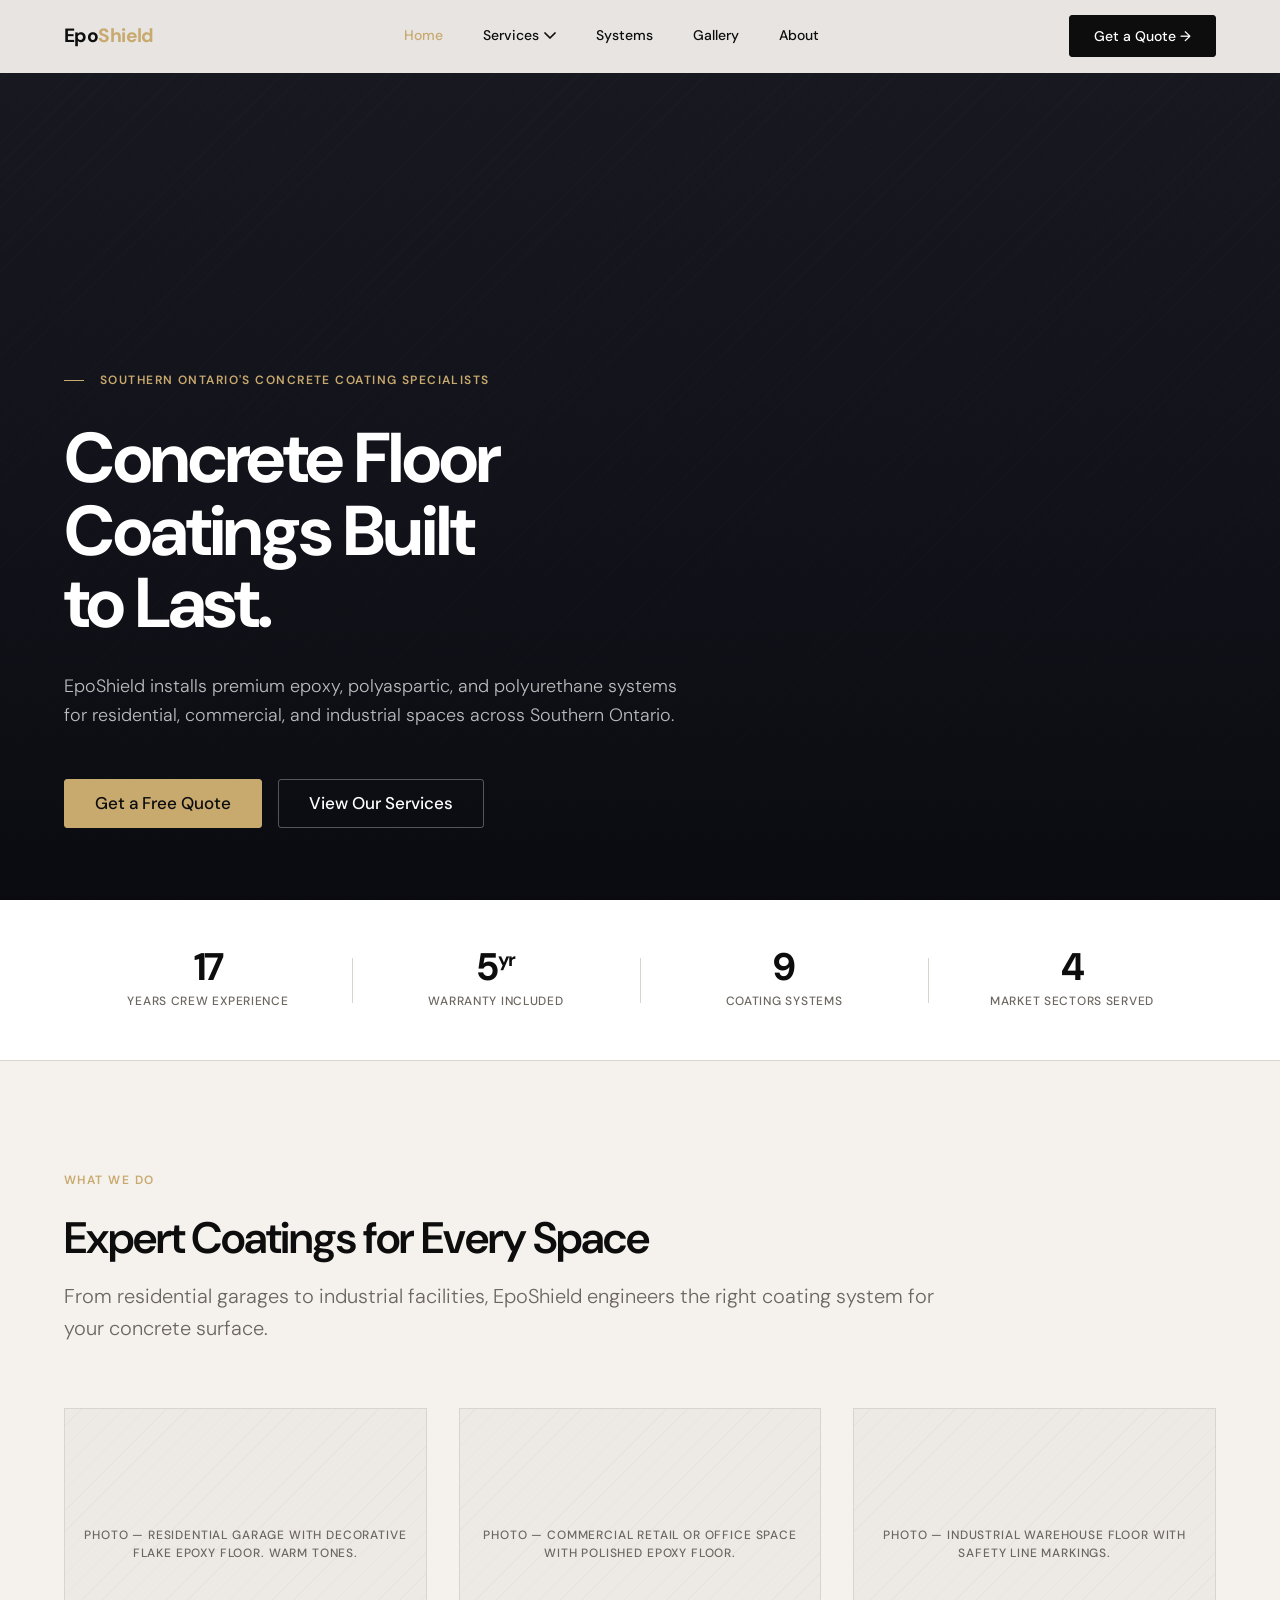
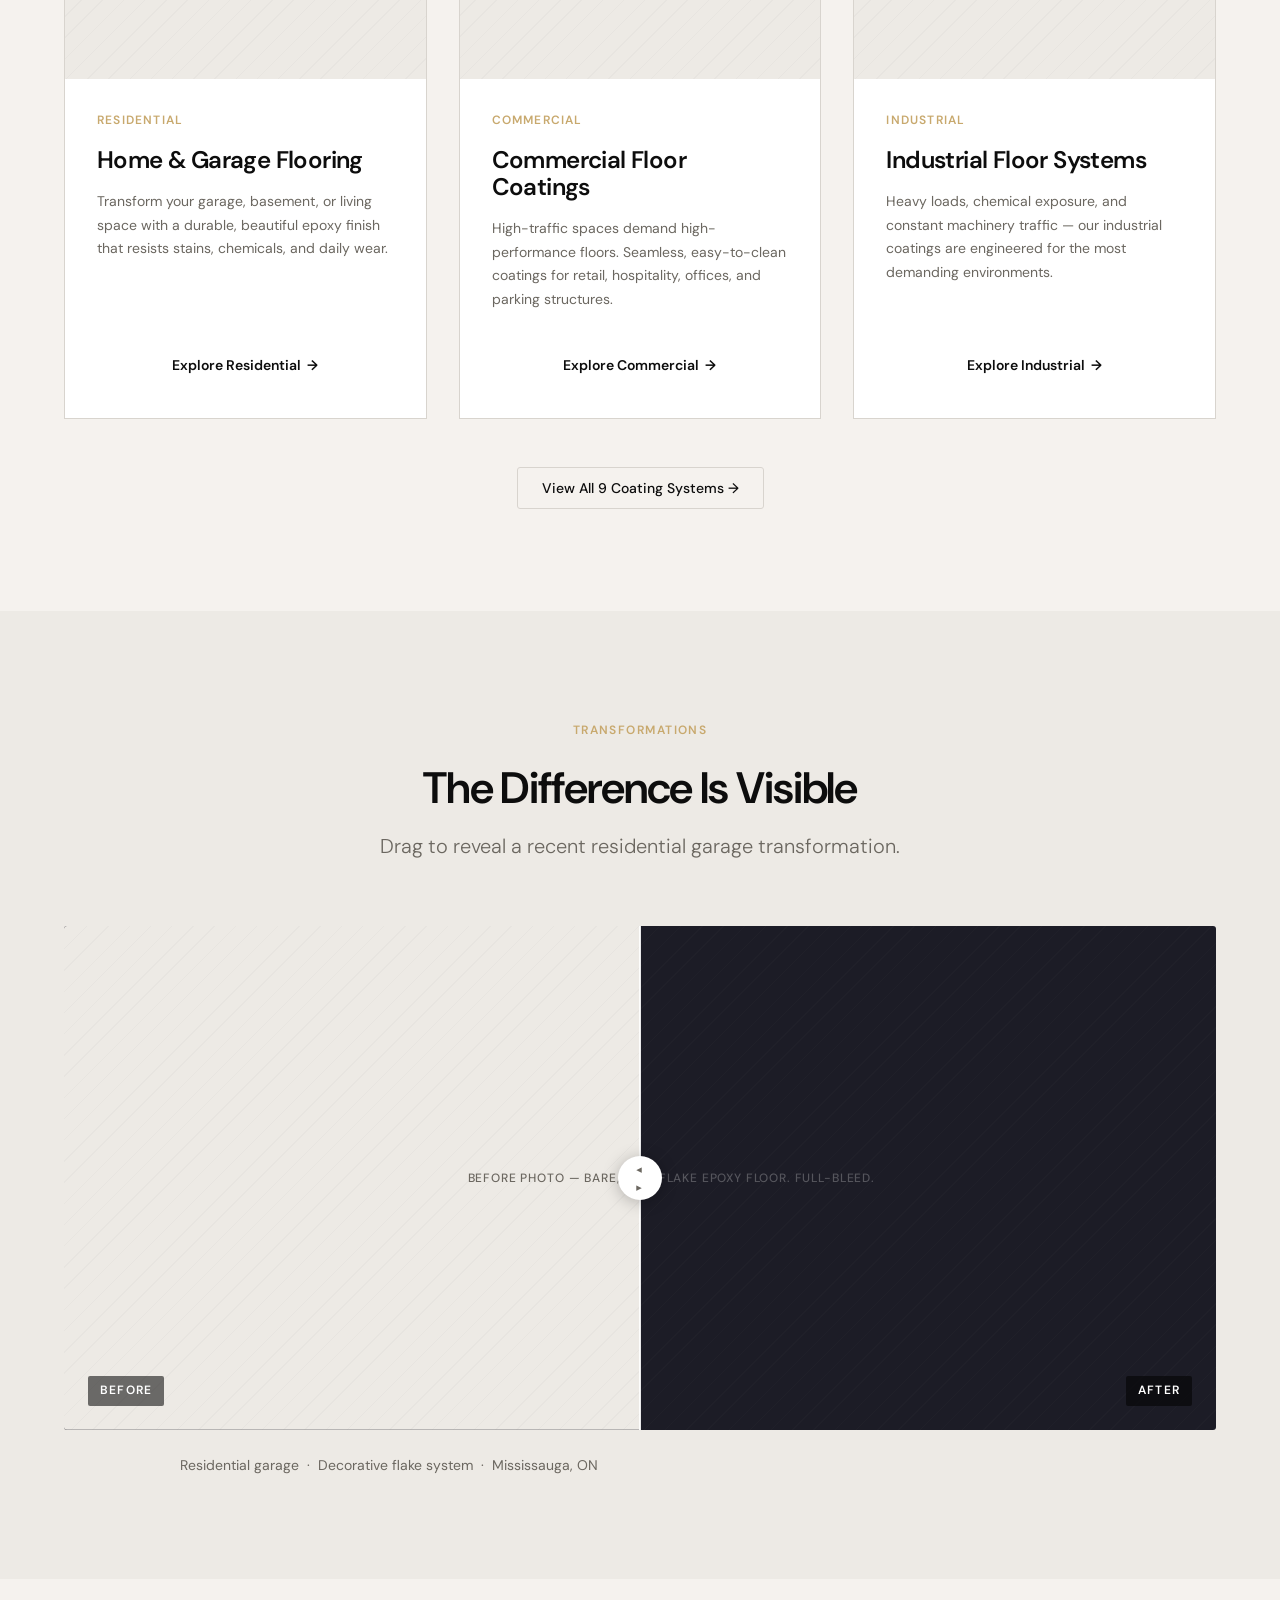
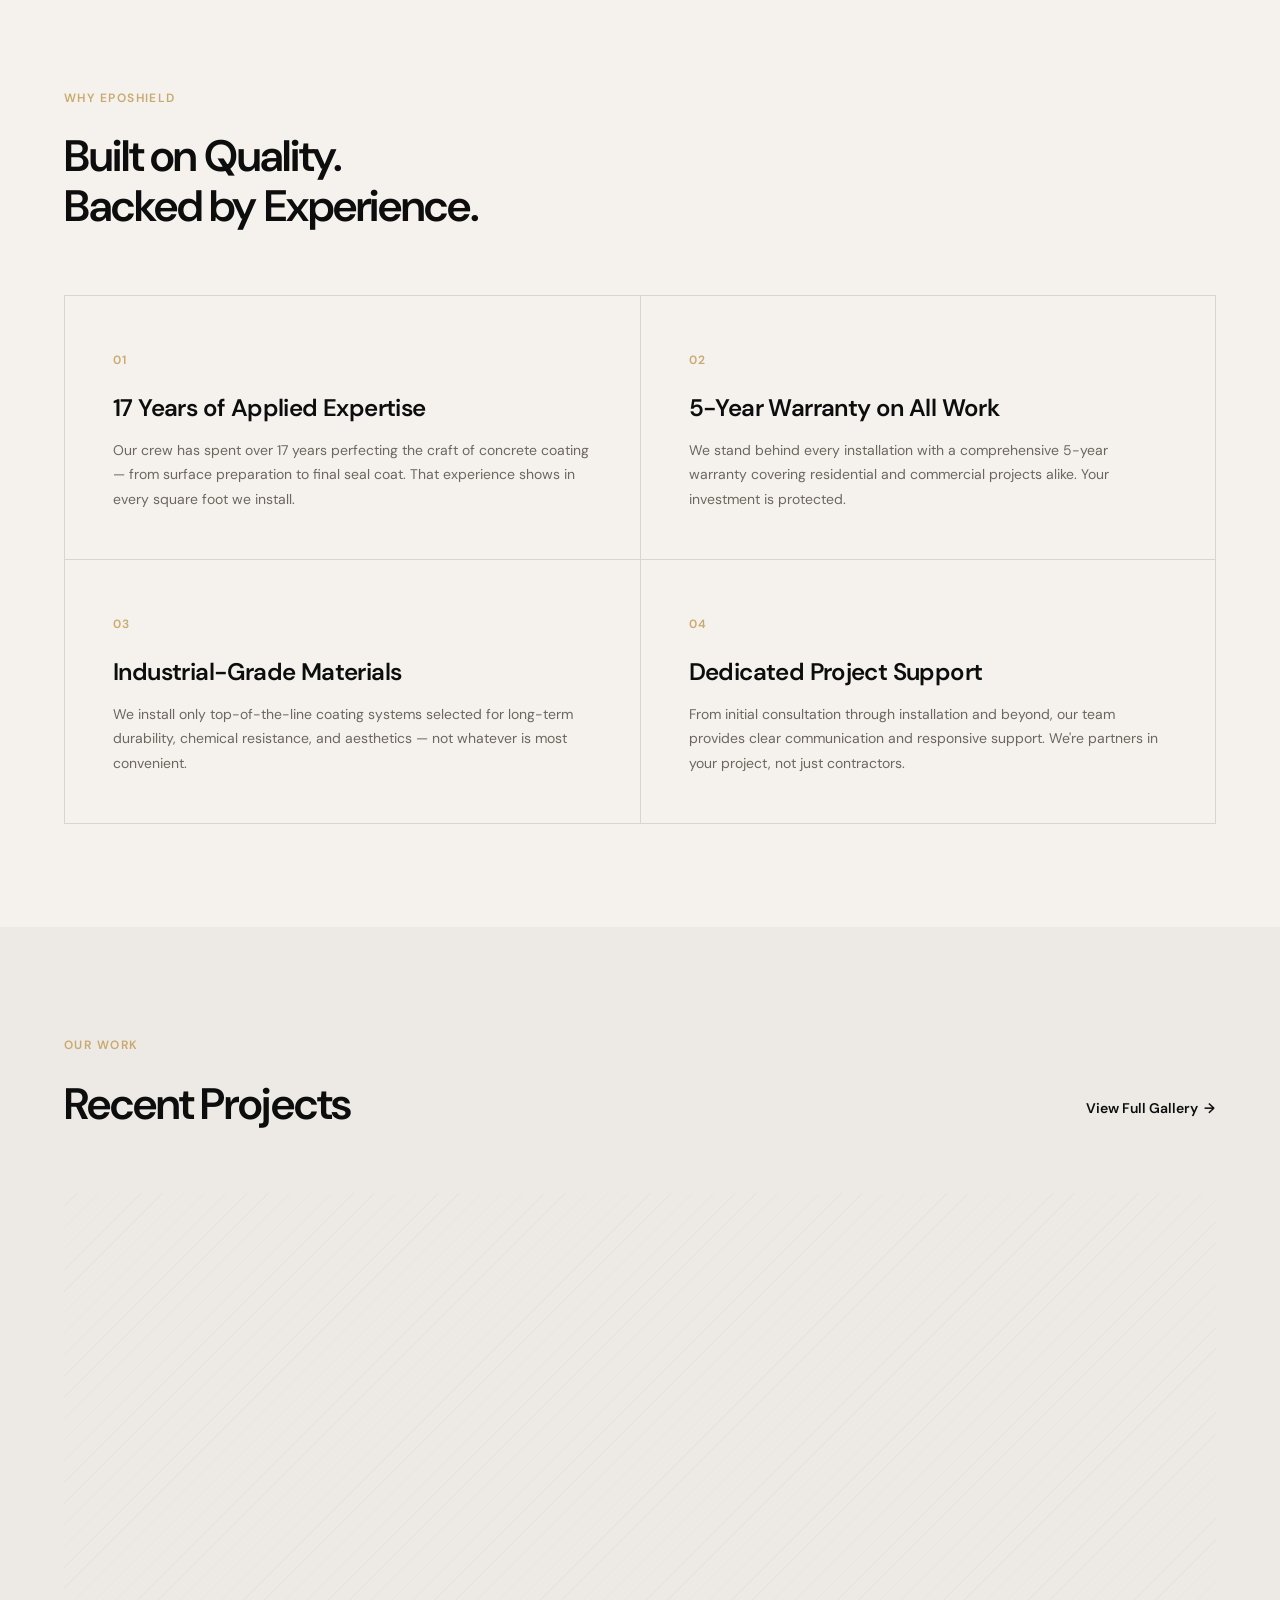
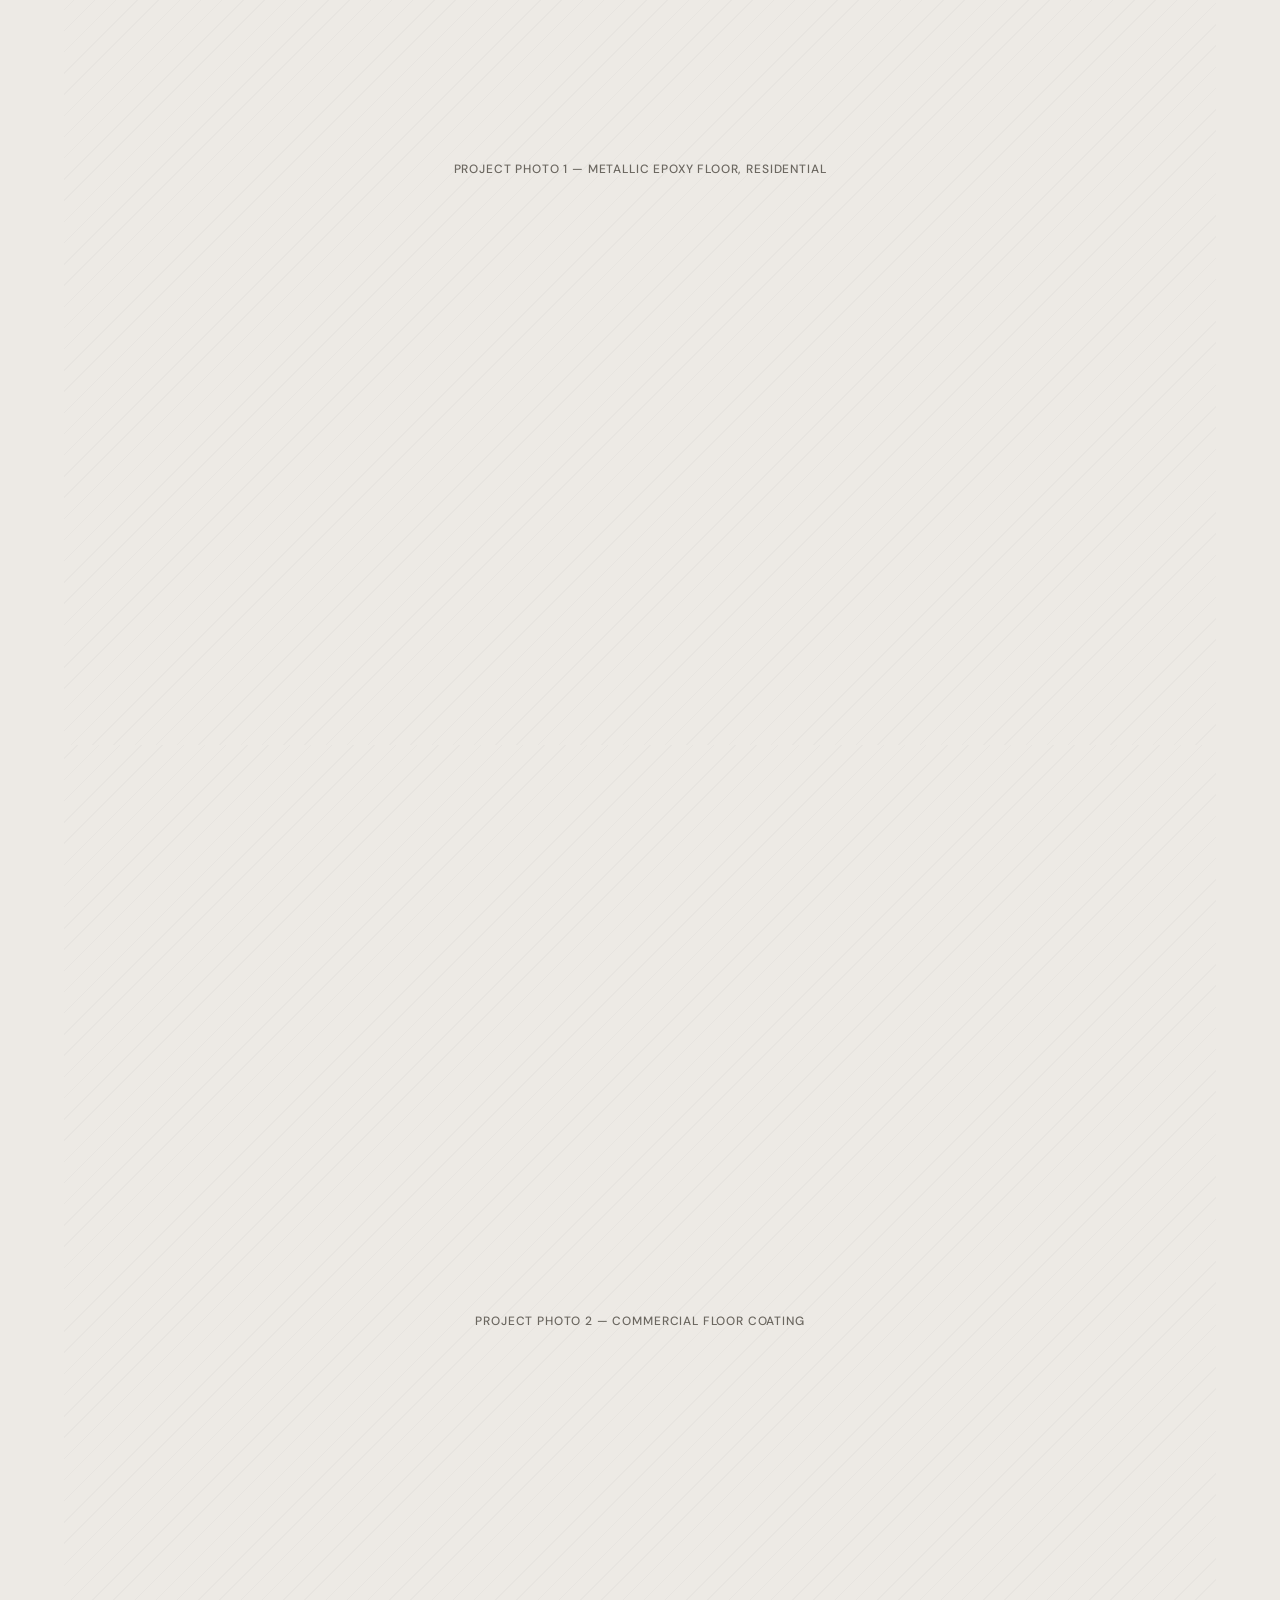
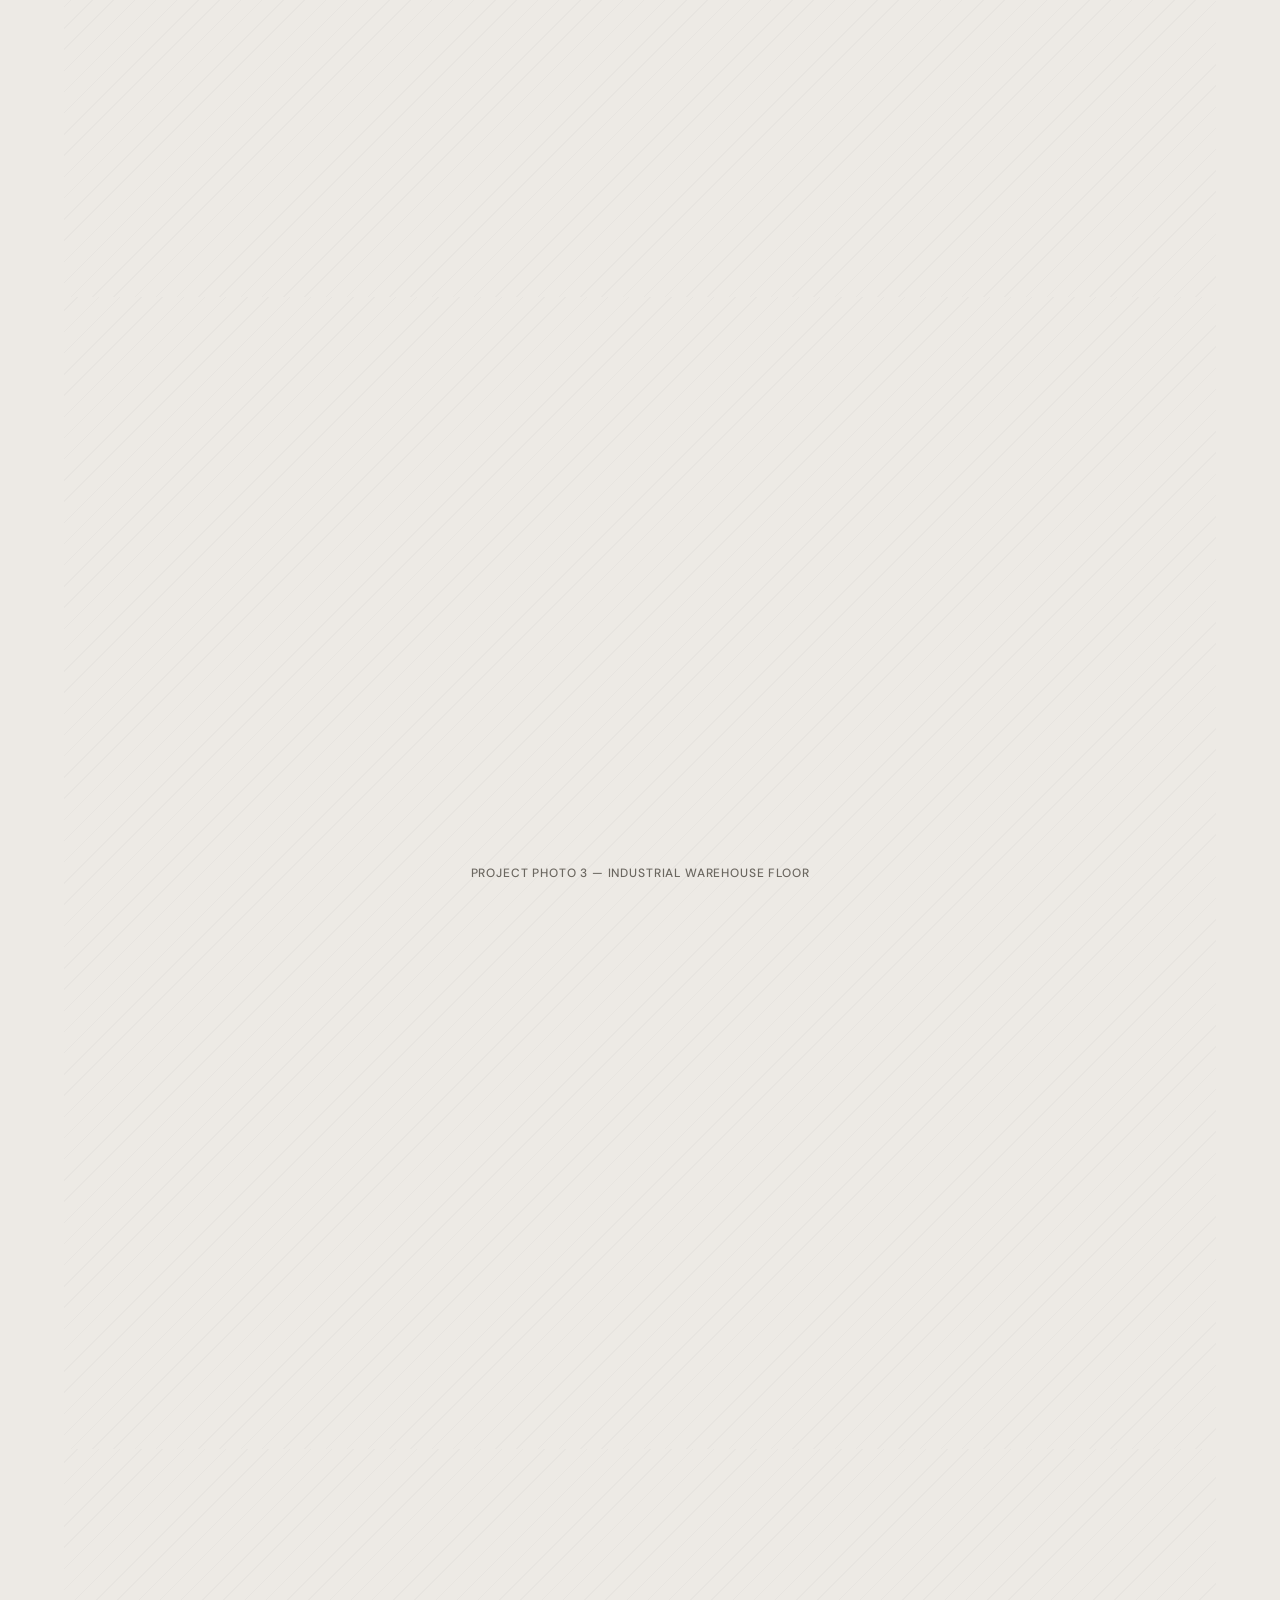
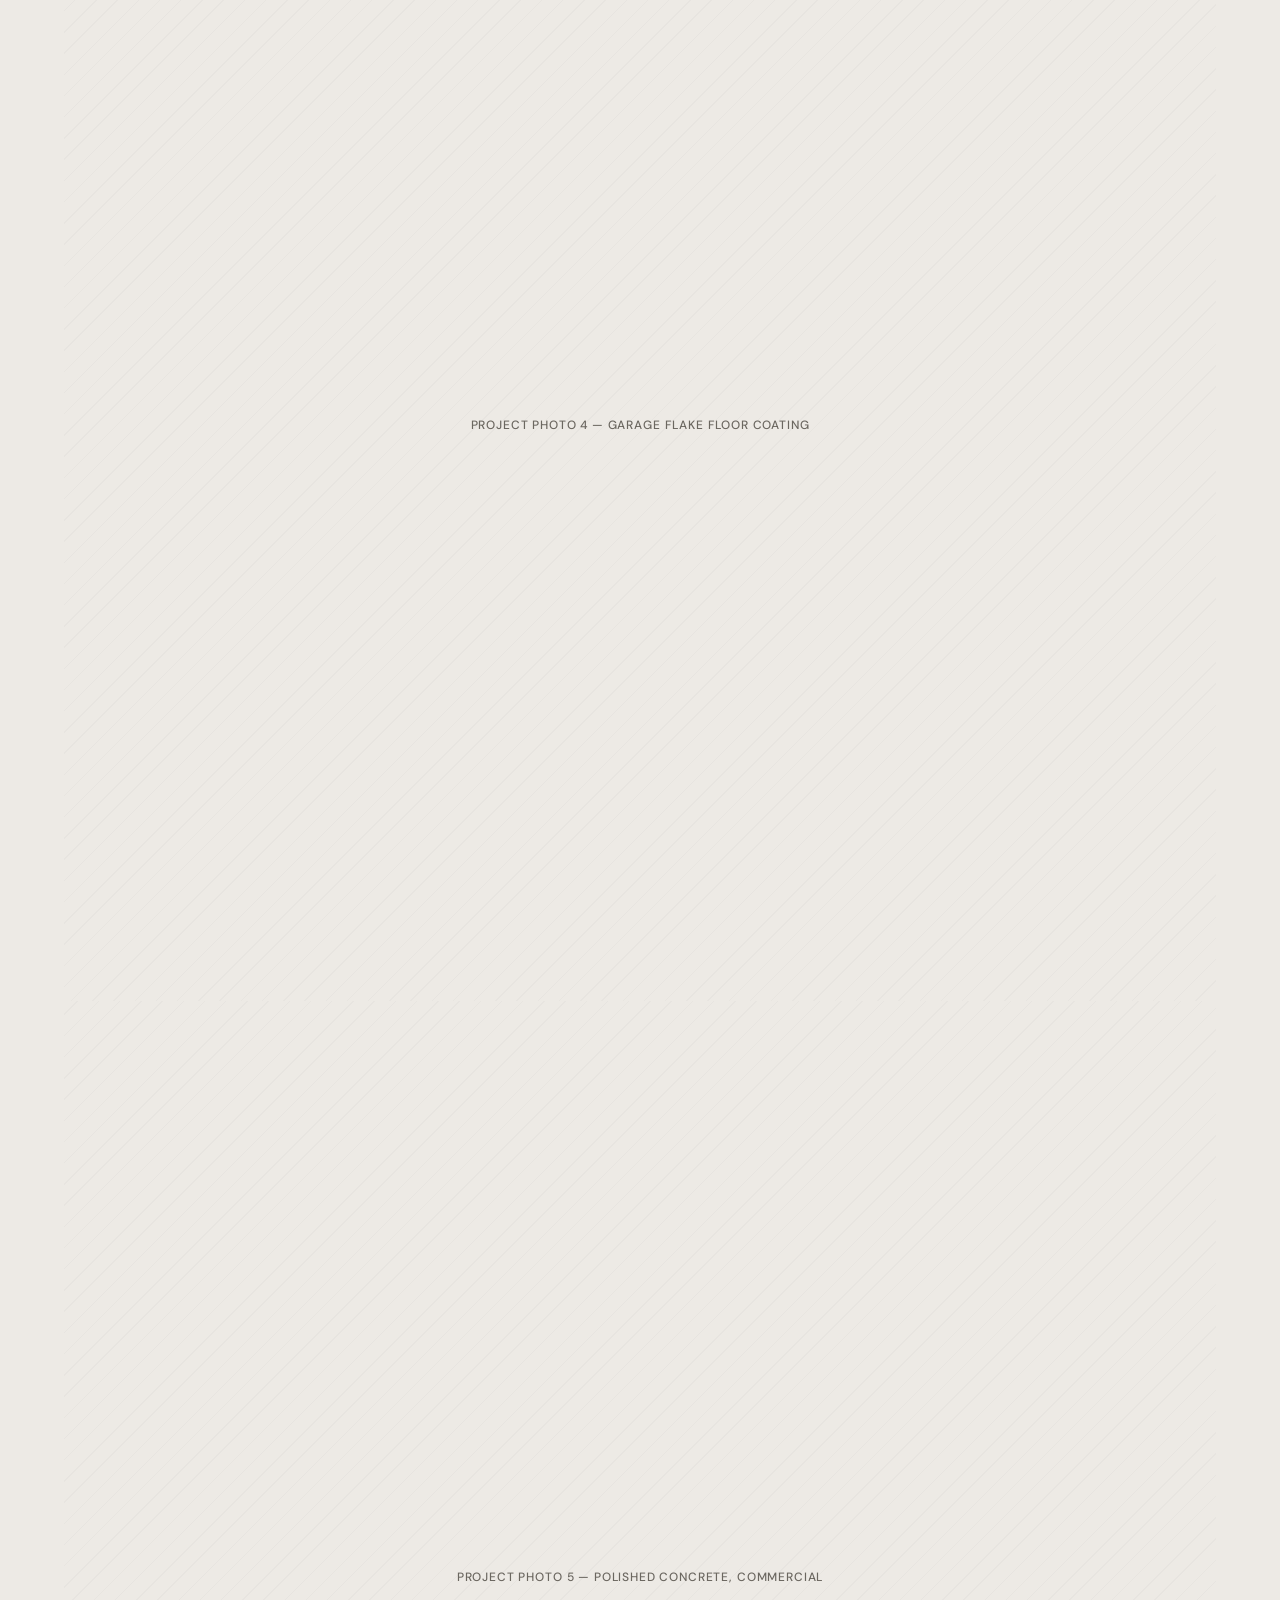
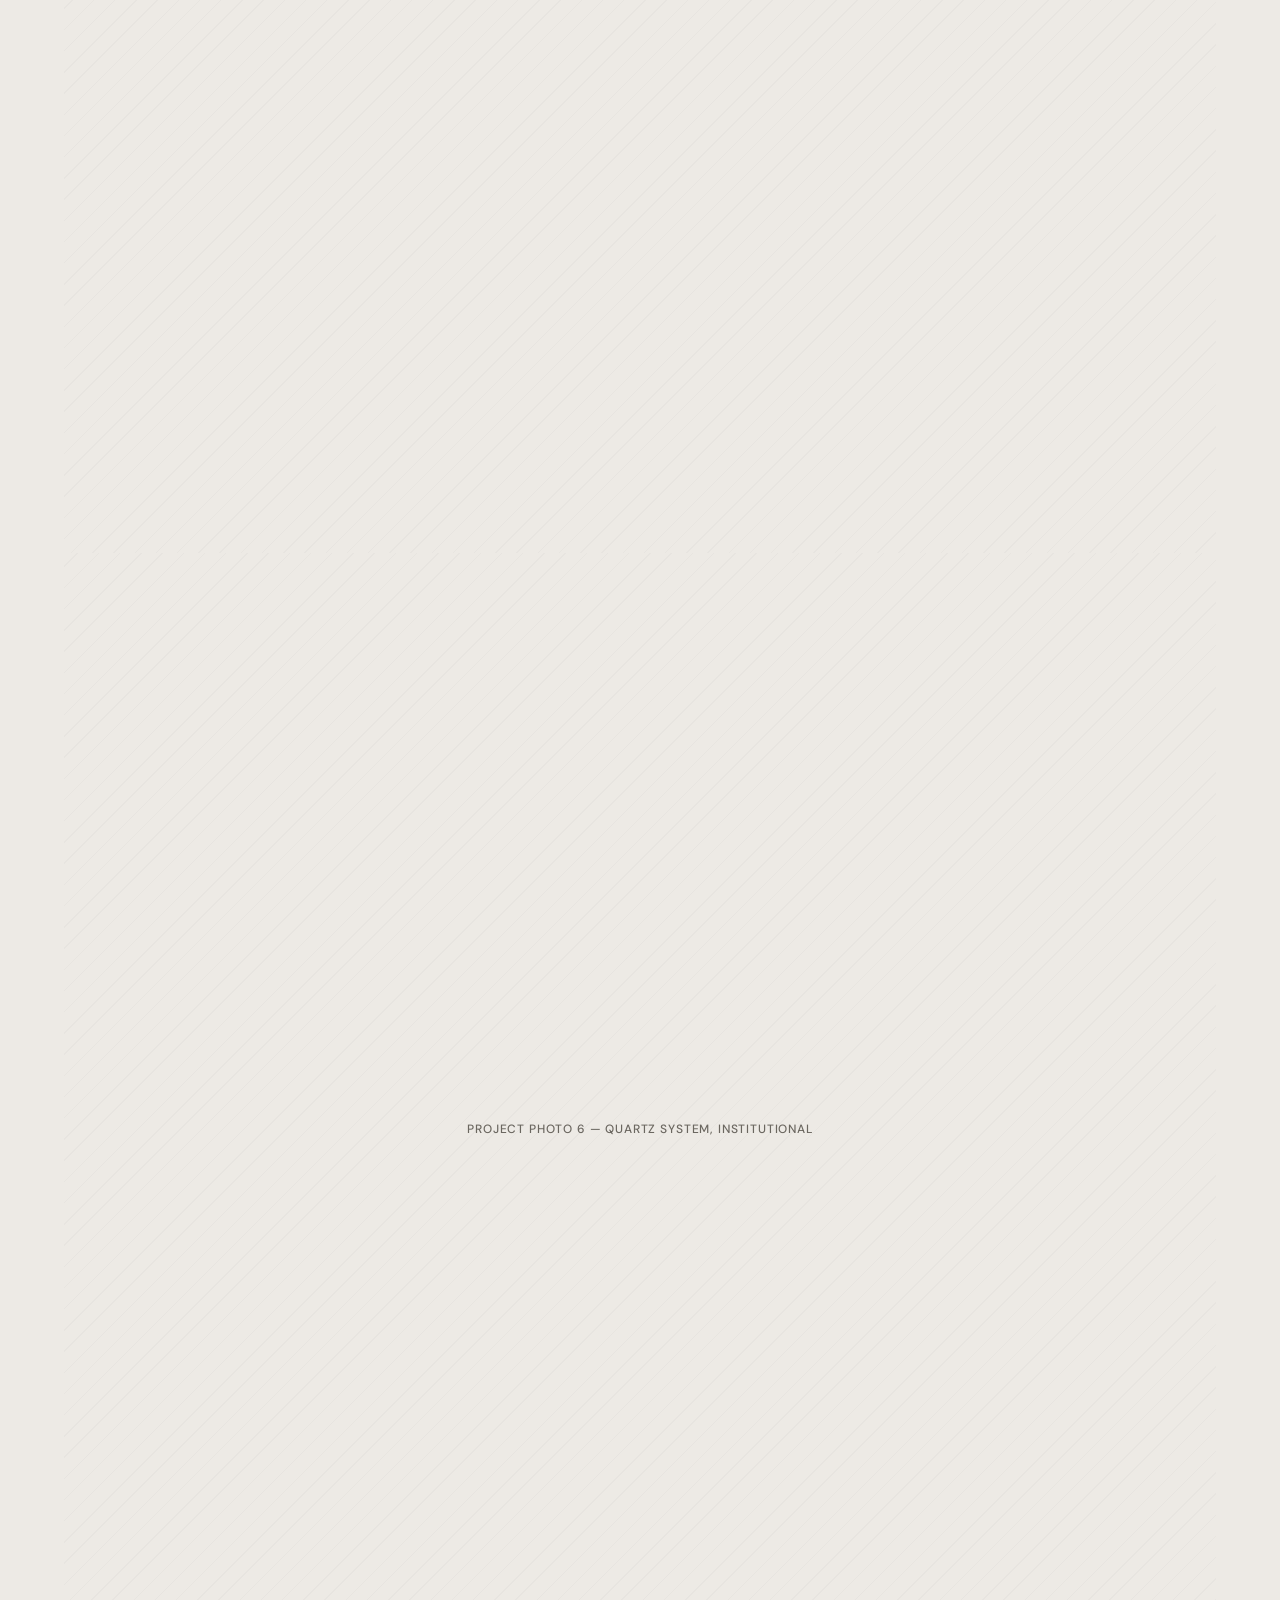
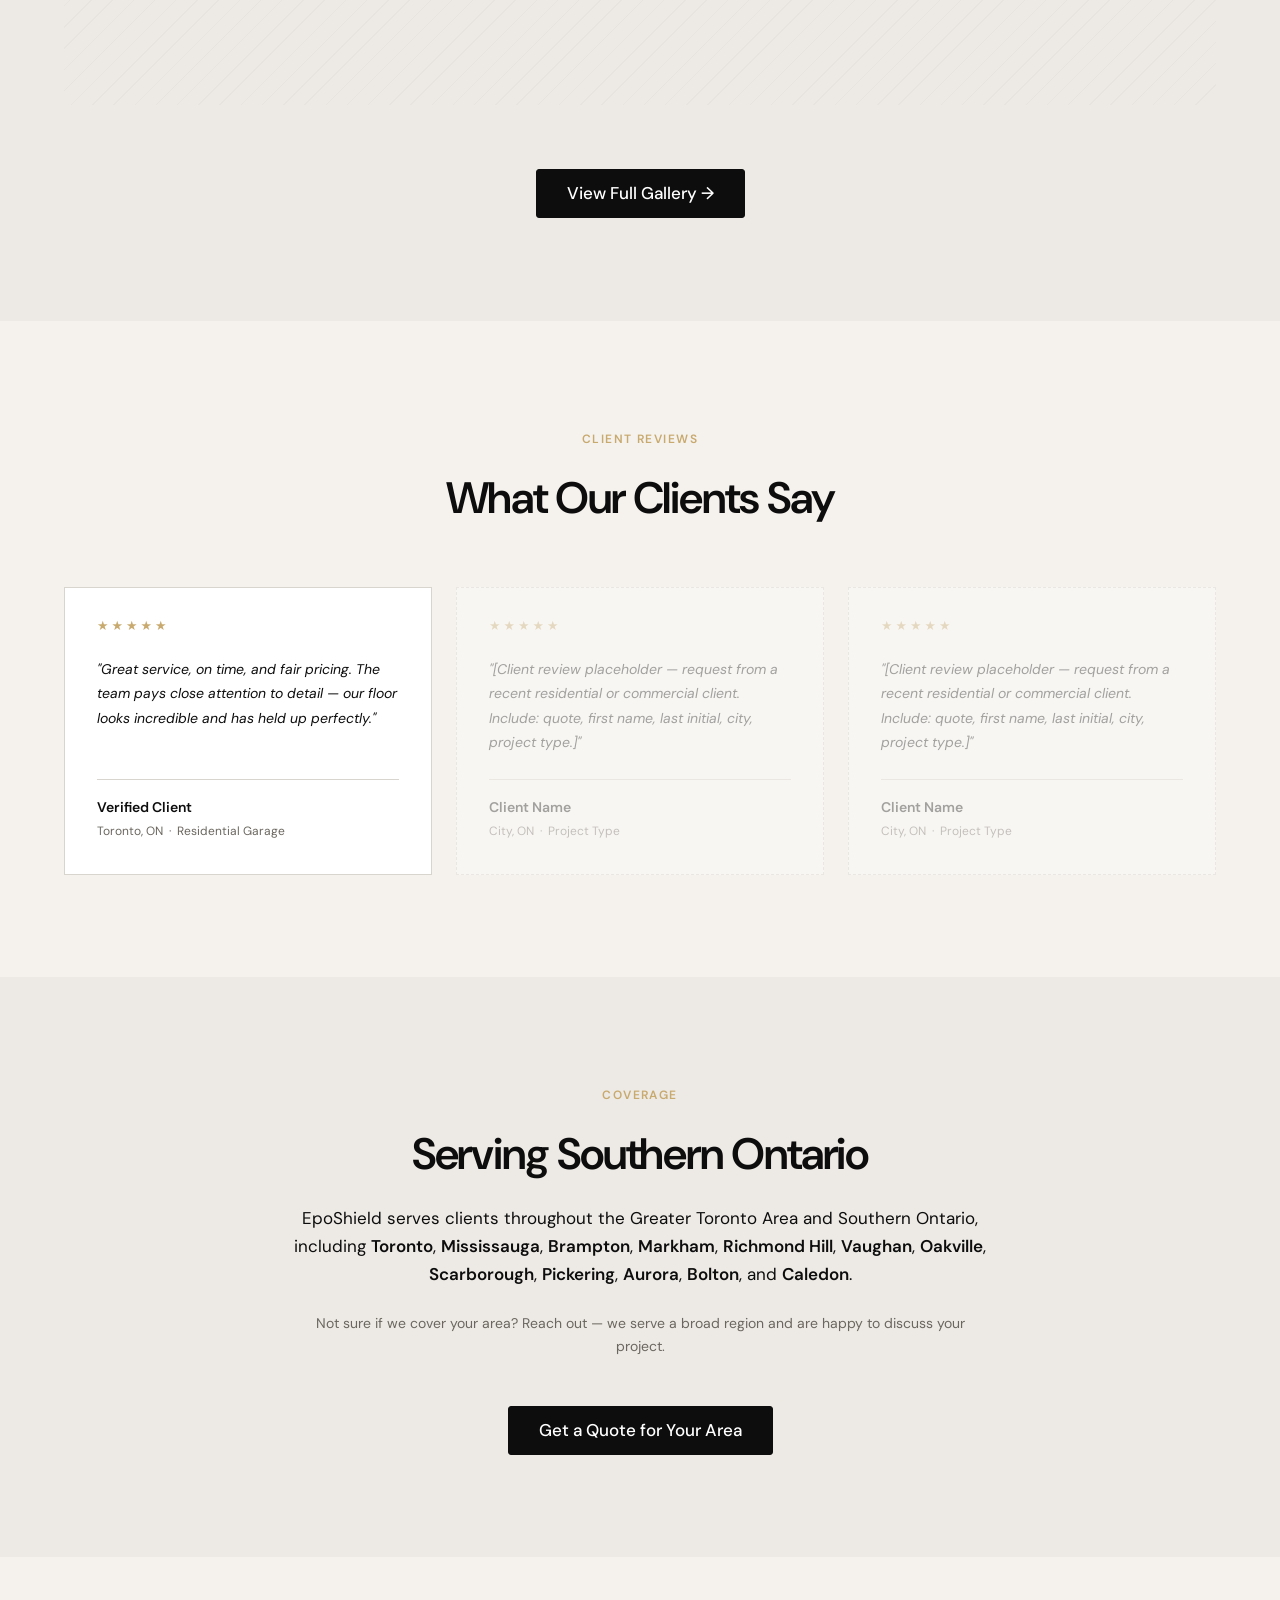
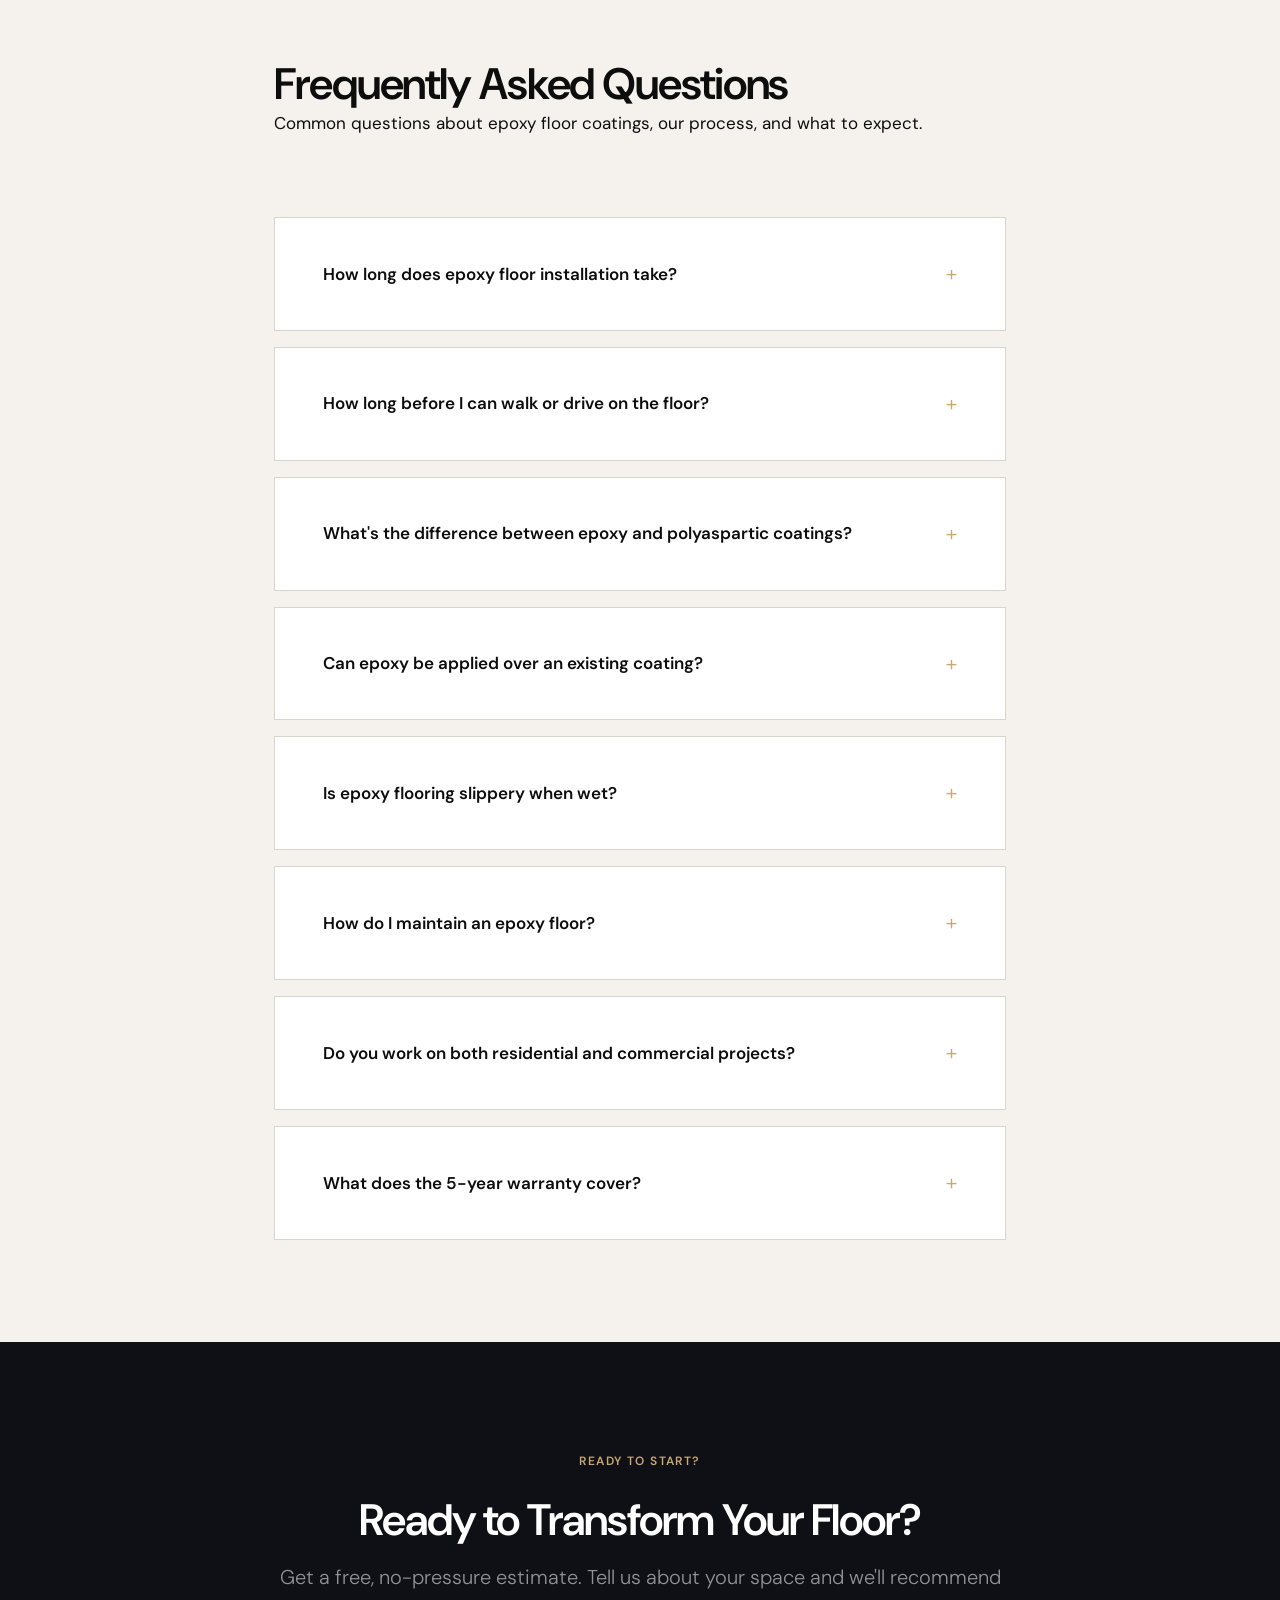
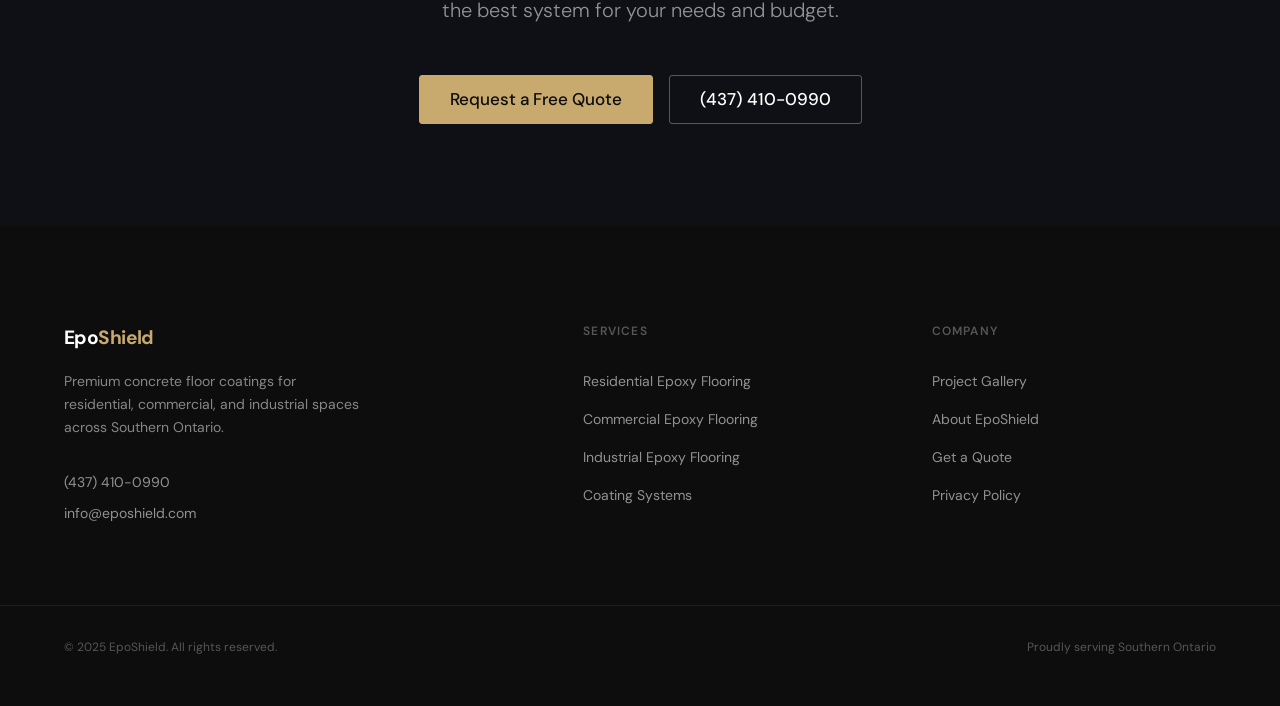
<file: index.html>
<!DOCTYPE html>
<html lang="en">
<head>
  <meta charset="UTF-8">
  <meta name="viewport" content="width=device-width, initial-scale=1.0">
  <meta name="theme-color" content="#0F0F16">
  <link rel="icon" href="/favicon.svg" type="image/svg+xml">

  <title>EpoShield | Epoxy Flooring Contractor — Southern Ontario</title>
  <meta name="description" content="EpoShield installs premium epoxy, polyaspartic, and polyurethane floor coatings for residential, commercial, and industrial spaces across Southern Ontario. 5-year warranty. Free quote.">
  <meta name="robots" content="index, follow">
  <link rel="canonical" href="https://www.eposhield.com/">

  <!-- Open Graph -->
  <meta property="og:type"        content="website">
  <meta property="og:url"         content="https://www.eposhield.com/">
  <meta property="og:title"       content="EpoShield | Epoxy Flooring Contractor — Southern Ontario">
  <meta property="og:description" content="Premium concrete floor coatings for residential, commercial, and industrial spaces. 17 years experience. 5-year warranty. Free quote.">
  <meta property="og:image"       content="https://www.eposhield.com/images/og-home.jpg">

  <!-- Fonts -->
  <link rel="preconnect" href="https://fonts.googleapis.com">
  <link rel="preconnect" href="https://fonts.gstatic.com" crossorigin>
  <link rel="stylesheet" href="https://fonts.googleapis.com/css2?family=DM+Sans:opsz,wght@9..40,300;9..40,400;9..40,500;9..40,600;9..40,700&display=swap">

  <!-- Styles -->
  <link rel="stylesheet" href="css/main.css">
  <link rel="stylesheet" href="css/layout.css">
  <link rel="stylesheet" href="css/components.css">
  <link rel="stylesheet" href="css/animations.css">

  <!-- LocalBusiness Schema -->
  <script type="application/ld+json">
  {
    "@context": "https://schema.org",
    "@type": "LocalBusiness",
    "@id": "https://www.eposhield.com/#business",
    "name": "EpoShield",
    "url": "https://www.eposhield.com",
    "telephone": "+14374100990",
    "email": "info@eposhield.com",
    "description": "EpoShield installs premium epoxy, polyaspartic, and polyurethane floor coatings for residential, commercial, and industrial spaces across Southern Ontario.",
    "areaServed": ["Toronto","Mississauga","Brampton","Markham","Richmond Hill","Vaughan","Oakville","Scarborough","Burlington","Pickering","Ajax","Bolton","Caledon","Aurora"],
    "priceRange": "$$",
    "knowsAbout": ["Epoxy Flooring","Polyaspartic Coatings","Polyurethane Flooring","Concrete Coatings","Industrial Floor Coatings","Commercial Epoxy","Decorative Flake Flooring","Metallic Epoxy","Polished Concrete"],
    "hasOfferCatalog": {
      "@type": "OfferCatalog",
      "name": "Concrete Floor Coating Services",
      "itemListElement": [
        {"@type":"Offer","itemOffered":{"@type":"Service","name":"Residential Epoxy Flooring","url":"https://www.eposhield.com/residential-epoxy-flooring"}},
        {"@type":"Offer","itemOffered":{"@type":"Service","name":"Commercial Epoxy Flooring","url":"https://www.eposhield.com/commercial-epoxy-flooring"}},
        {"@type":"Offer","itemOffered":{"@type":"Service","name":"Industrial Epoxy Flooring","url":"https://www.eposhield.com/industrial-epoxy-flooring"}}
      ]
    }
  }
  </script>

  <!-- FAQ Schema -->
  <script type="application/ld+json">
  {
    "@context": "https://schema.org",
    "@type": "FAQPage",
    "mainEntity": [
      {"@type":"Question","name":"How long does epoxy floor installation take?","acceptedAnswer":{"@type":"Answer","text":"Most residential projects take 1–2 days. Larger commercial or industrial projects typically take 2–5 days depending on square footage, system complexity, and cure times."}},
      {"@type":"Question","name":"How long before I can walk or drive on the floor?","acceptedAnswer":{"@type":"Answer","text":"Light foot traffic is typically safe after 24 hours. Vehicle traffic should wait a full 72 hours. Full cure takes approximately 7 days."}},
      {"@type":"Question","name":"What's the difference between epoxy and polyaspartic coatings?","acceptedAnswer":{"@type":"Answer","text":"Epoxy provides exceptional adhesion and chemical resistance. Polyaspartic cures faster, is more UV-stable, and handles temperature extremes better. Many systems use both — epoxy as the base, polyaspartic as the topcoat."}},
      {"@type":"Question","name":"Can epoxy be applied over an existing coating?","acceptedAnswer":{"@type":"Answer","text":"In most cases, no. Existing coatings must be removed via diamond grinding, shot blasting, or scarification before a new system can be applied."}},
      {"@type":"Question","name":"Is epoxy flooring slippery when wet?","acceptedAnswer":{"@type":"Answer","text":"A standard gloss topcoat can be slippery when wet. We offer anti-slip additives that significantly increase traction without affecting appearance."}},
      {"@type":"Question","name":"How do I maintain an epoxy floor?","acceptedAnswer":{"@type":"Answer","text":"Regular sweeping removes grit. Use a pH-neutral cleaner with a microfibre mop. Wipe up spills promptly. Avoid acidic or abrasive cleaners."}},
      {"@type":"Question","name":"What does the 5-year warranty cover?","acceptedAnswer":{"@type":"Answer","text":"Our 5-year warranty covers delamination, peeling, and adhesion failure under normal use conditions. Full warranty terms are provided in writing at project completion."}}
    ]
  }
  </script>
</head>
<body>

  <!-- Skip Navigation -->
  <a href="#main" class="skip-nav">Skip to main content</a>

  <!-- ═══════════════════════════════════════
       NAVIGATION
  ═══════════════════════════════════════ -->
  <header>
    <nav class="nav" aria-label="Main navigation">
      <div class="nav__inner">

        <a href="/" class="nav__logo" aria-label="EpoShield — Home">
          Epo<span>Shield</span>
        </a>

        <div class="nav__links">
          <a href="/" class="nav__link" aria-current="page">Home</a>

          <div class="nav__dropdown">
            <button class="nav__dropdown-trigger" aria-haspopup="true" aria-expanded="false">
              Services
              <svg viewBox="0 0 12 8" aria-hidden="true"><path d="M1 1l5 5 5-5" stroke-linecap="round" stroke-linejoin="round"/></svg>
            </button>
            <div class="nav__dropdown-menu" role="menu">
              <a href="/residential-epoxy-flooring"   class="nav__dropdown-link" role="menuitem">Residential Epoxy Flooring</a>
              <a href="/commercial-epoxy-flooring"    class="nav__dropdown-link" role="menuitem">Commercial Epoxy Flooring</a>
              <a href="/industrial-epoxy-flooring"    class="nav__dropdown-link" role="menuitem">Industrial Epoxy Flooring</a>
              <a href="/institutional-epoxy-flooring" class="nav__dropdown-link" role="menuitem">Institutional Epoxy Flooring</a>
            </div>
          </div>

          <a href="/coating-systems" class="nav__link">Systems</a>
          <a href="/gallery"         class="nav__link">Gallery</a>
          <a href="/about"           class="nav__link">About</a>
        </div>

        <a href="/get-a-quote" class="btn btn--dark nav__cta">Get a Quote →</a>

        <button class="nav__toggle" aria-expanded="false" aria-controls="mobile-menu" aria-label="Open navigation menu">
          <span aria-hidden="true"></span>
          <span aria-hidden="true"></span>
          <span aria-hidden="true"></span>
        </button>
      </div>
    </nav>

    <!-- Mobile menu -->
    <div class="nav__mobile" id="mobile-menu" role="dialog" aria-modal="true" aria-label="Navigation">
      <a href="/"                        class="nav__mobile-link">Home</a>
      <a href="/residential-epoxy-flooring" class="nav__mobile-link">Residential Flooring</a>
      <a href="/commercial-epoxy-flooring"  class="nav__mobile-link">Commercial Flooring</a>
      <a href="/industrial-epoxy-flooring"    class="nav__mobile-link">Industrial Flooring</a>
      <a href="/institutional-epoxy-flooring" class="nav__mobile-link">Institutional Flooring</a>
      <a href="/coating-systems"              class="nav__mobile-link">Coating Systems</a>
      <a href="/gallery"                 class="nav__mobile-link">Gallery</a>
      <a href="/about"                   class="nav__mobile-link">About</a>
      <div class="nav__mobile-cta">
        <a href="/get-a-quote" class="btn btn--primary btn--lg btn--full">Get a Free Quote →</a>
      </div>
    </div>
  </header>

  <main id="main">

    <!-- ═══════════════════════════════════════
         HERO
    ═══════════════════════════════════════ -->
    <section class="hero" aria-label="Homepage hero">
      <div class="hero__bg ph ph-dark"
           data-ph="HERO PHOTO — Finished epoxy floor, dramatic angle. 1920×1080. Replace this element with: &lt;img src=&quot;images/hero.webp&quot; alt=&quot;Premium metallic epoxy floor by EpoShield&quot; fetchpriority=&quot;high&quot;&gt;"
           role="img"
           aria-label="Premium epoxy flooring installed by EpoShield in Southern Ontario">
      </div>

      <div class="hero__content">
        <p class="hero__eyebrow">Southern Ontario's Concrete Coating Specialists</p>
        <h1>Concrete Floor<br>Coatings Built<br>to Last.</h1>
        <p class="hero__sub">EpoShield installs premium epoxy, polyaspartic, and polyurethane systems for residential, commercial, and industrial spaces across Southern Ontario.</p>
        <div class="hero__actions">
          <a href="/get-a-quote"  class="btn btn--primary btn--lg">Get a Free Quote</a>
          <a href="#services"     class="btn btn--outline-white btn--lg">View Our Services</a>
        </div>
      </div>
    </section>

    <!-- ═══════════════════════════════════════
         TRUST BAR
    ═══════════════════════════════════════ -->
    <div class="trust-bar" aria-label="Credentials">
      <div class="trust-bar__inner stagger">
        <div class="trust-bar__item">
          <span class="trust-bar__num">17</span>
          <span class="trust-bar__label">Years Crew Experience</span>
        </div>
        <div class="trust-bar__item">
          <span class="trust-bar__num">5<sup>yr</sup></span>
          <span class="trust-bar__label">Warranty Included</span>
        </div>
        <div class="trust-bar__item">
          <span class="trust-bar__num">9</span>
          <span class="trust-bar__label">Coating Systems</span>
        </div>
        <div class="trust-bar__item">
          <span class="trust-bar__num">4</span>
          <span class="trust-bar__label">Market Sectors Served</span>
        </div>
      </div>
    </div>

    <!-- ═══════════════════════════════════════
         SERVICES
    ═══════════════════════════════════════ -->
    <section class="section" id="services" aria-labelledby="services-heading">
      <div class="container">
        <div class="section-header fade-up">
          <span class="section-label">What We Do</span>
          <h2 id="services-heading">Expert Coatings for Every Space</h2>
          <p class="lead">From residential garages to industrial facilities, EpoShield engineers the right coating system for your concrete surface.</p>
        </div>

        <div class="grid-3 stagger">

          <article class="service-card">
            <div class="service-card__img">
              <div class="ph" data-ph="PHOTO — Residential garage with decorative flake epoxy floor. Warm tones." role="img" aria-label="Residential epoxy garage floor"></div>
            </div>
            <div class="service-card__body">
              <span class="service-card__cat">Residential</span>
              <h3>Home &amp; Garage Flooring</h3>
              <p>Transform your garage, basement, or living space with a durable, beautiful epoxy finish that resists stains, chemicals, and daily wear.</p>
              <a href="/residential-epoxy-flooring" class="btn btn--ghost">Explore Residential</a>
            </div>
          </article>

          <article class="service-card">
            <div class="service-card__img">
              <div class="ph" data-ph="PHOTO — Commercial retail or office space with polished epoxy floor." role="img" aria-label="Commercial epoxy floor coating"></div>
            </div>
            <div class="service-card__body">
              <span class="service-card__cat">Commercial</span>
              <h3>Commercial Floor Coatings</h3>
              <p>High-traffic spaces demand high-performance floors. Seamless, easy-to-clean coatings for retail, hospitality, offices, and parking structures.</p>
              <a href="/commercial-epoxy-flooring" class="btn btn--ghost">Explore Commercial</a>
            </div>
          </article>

          <article class="service-card">
            <div class="service-card__img">
              <div class="ph" data-ph="PHOTO — Industrial warehouse floor with safety line markings." role="img" aria-label="Industrial epoxy floor system"></div>
            </div>
            <div class="service-card__body">
              <span class="service-card__cat">Industrial</span>
              <h3>Industrial Floor Systems</h3>
              <p>Heavy loads, chemical exposure, and constant machinery traffic — our industrial coatings are engineered for the most demanding environments.</p>
              <a href="/industrial-epoxy-flooring" class="btn btn--ghost">Explore Industrial</a>
            </div>
          </article>

        </div>

        <div style="margin-top: var(--s-6); text-align: center;">
          <a href="/coating-systems" class="btn btn--outline-dark">View All 9 Coating Systems →</a>
        </div>
      </div>
    </section>

    <!-- ═══════════════════════════════════════
         BEFORE / AFTER
    ═══════════════════════════════════════ -->
    <section class="section section--card" aria-labelledby="ba-heading">
      <div class="container">
        <div class="section-header fade-up" style="text-align: center; max-width: 600px; margin-inline: auto;">
          <span class="section-label">Transformations</span>
          <h2 id="ba-heading">The Difference Is Visible</h2>
          <p class="lead">Drag to reveal a recent residential garage transformation.</p>
        </div>

        <div class="before-after fade-up" style="aspect-ratio: 16/7;" aria-label="Before and after: bare concrete floor transformed to finished epoxy. Drag to compare.">
          <!-- After (right side, underneath) — replace with <img> when ready -->
          <div class="before-after__slot before-after__after ph ph-dark"
               data-ph="AFTER PHOTO — Finished decorative flake epoxy floor. Full-bleed."
               role="img" aria-hidden="true"></div>
          <!-- Before (left side, clipped) — replace with <img> when ready -->
          <div class="before-after__slot before-after__before ph"
               data-ph="BEFORE PHOTO — Bare, unsealed concrete floor."
               role="img" aria-hidden="true"></div>
          <!-- Handle -->
          <div class="before-after__handle" aria-hidden="true"></div>
          <!-- Labels -->
          <span class="before-after__label before-after__label--before" aria-hidden="true">Before</span>
          <span class="before-after__label before-after__label--after"  aria-hidden="true">After</span>
        </div>

        <p class="text-center text-muted mt-3" style="font-size: var(--text-sm);">
          Residential garage &nbsp;·&nbsp; Decorative flake system &nbsp;·&nbsp; Mississauga, ON
        </p>
      </div>
    </section>

    <!-- ═══════════════════════════════════════
         WHY EPOSHIELD
    ═══════════════════════════════════════ -->
    <section class="section" aria-labelledby="why-heading">
      <div class="container">
        <div class="section-header fade-up">
          <span class="section-label">Why EpoShield</span>
          <h2 id="why-heading">Built on Quality.<br>Backed by Experience.</h2>
        </div>

        <div class="why-grid stagger">
          <div class="why-item">
            <span class="why-item__num">01</span>
            <h3>17 Years of Applied Expertise</h3>
            <p>Our crew has spent over 17 years perfecting the craft of concrete coating — from surface preparation to final seal coat. That experience shows in every square foot we install.</p>
          </div>
          <div class="why-item">
            <span class="why-item__num">02</span>
            <h3>5-Year Warranty on All Work</h3>
            <p>We stand behind every installation with a comprehensive 5-year warranty covering residential and commercial projects alike. Your investment is protected.</p>
          </div>
          <div class="why-item">
            <span class="why-item__num">03</span>
            <h3>Industrial-Grade Materials</h3>
            <p>We install only top-of-the-line coating systems selected for long-term durability, chemical resistance, and aesthetics — not whatever is most convenient.</p>
          </div>
          <div class="why-item">
            <span class="why-item__num">04</span>
            <h3>Dedicated Project Support</h3>
            <p>From initial consultation through installation and beyond, our team provides clear communication and responsive support. We're partners in your project, not just contractors.</p>
          </div>
        </div>
      </div>
    </section>

    <!-- ═══════════════════════════════════════
         GALLERY PREVIEW
    ═══════════════════════════════════════ -->
    <section class="section section--card" aria-labelledby="gallery-preview-heading">
      <div class="container">
        <div class="section-header--split fade-up">
          <div>
            <span class="section-label">Our Work</span>
            <h2 id="gallery-preview-heading">Recent Projects</h2>
          </div>
          <a href="/gallery" class="btn btn--ghost">View Full Gallery</a>
        </div>

        <div class="grid-gallery--preview stagger">
          <div class="gallery-item" style="aspect-ratio:1;" aria-label="Metallic epoxy residential project">
            <div class="ph" data-ph="Project Photo 1 — Metallic epoxy floor, residential" style="width:100%;height:100%;"></div>
          </div>
          <div class="gallery-item" style="aspect-ratio:1;" aria-label="Commercial epoxy floor project">
            <div class="ph" data-ph="Project Photo 2 — Commercial floor coating" style="width:100%;height:100%;"></div>
          </div>
          <div class="gallery-item" style="aspect-ratio:1;" aria-label="Industrial warehouse floor project">
            <div class="ph" data-ph="Project Photo 3 — Industrial warehouse floor" style="width:100%;height:100%;"></div>
          </div>
          <div class="gallery-item" style="aspect-ratio:1;" aria-label="Decorative flake garage floor">
            <div class="ph" data-ph="Project Photo 4 — Garage flake floor coating" style="width:100%;height:100%;"></div>
          </div>
          <div class="gallery-item" style="aspect-ratio:1;" aria-label="Polished concrete commercial space">
            <div class="ph" data-ph="Project Photo 5 — Polished concrete, commercial" style="width:100%;height:100%;"></div>
          </div>
          <div class="gallery-item" style="aspect-ratio:1;" aria-label="Quartz epoxy institutional floor">
            <div class="ph" data-ph="Project Photo 6 — Quartz system, institutional" style="width:100%;height:100%;"></div>
          </div>
        </div>

        <div class="text-center mt-8">
          <a href="/gallery" class="btn btn--dark btn--lg">View Full Gallery →</a>
        </div>
      </div>
    </section>

    <!-- ═══════════════════════════════════════
         TESTIMONIALS
    ═══════════════════════════════════════ -->
    <section class="section" aria-labelledby="testimonials-heading">
      <div class="container">
        <div class="section-header fade-up" style="text-align: center; max-width: 520px; margin-inline: auto;">
          <span class="section-label">Client Reviews</span>
          <h2 id="testimonials-heading">What Our Clients Say</h2>
        </div>

        <div class="testimonial-grid stagger">

          <figure class="testimonial">
            <div class="testimonial__stars" aria-label="5 out of 5 stars">★★★★★</div>
            <blockquote>
              <p class="testimonial__quote">"Great service, on time, and fair pricing. The team pays close attention to detail — our floor looks incredible and has held up perfectly."</p>
            </blockquote>
            <figcaption class="testimonial__author">
              <p class="testimonial__name">Verified Client</p>
              <p class="testimonial__meta">Toronto, ON &nbsp;·&nbsp; Residential Garage</p>
            </figcaption>
          </figure>

          <!-- Add real testimonial — first name, last initial, city, project type -->
          <figure class="testimonial" style="opacity: 0.35; border-style: dashed;" aria-hidden="true">
            <div class="testimonial__stars">★★★★★</div>
            <blockquote>
              <p class="testimonial__quote">"[Client review placeholder — request from a recent residential or commercial client. Include: quote, first name, last initial, city, project type.]"</p>
            </blockquote>
            <figcaption class="testimonial__author">
              <p class="testimonial__name">Client Name</p>
              <p class="testimonial__meta">City, ON &nbsp;·&nbsp; Project Type</p>
            </figcaption>
          </figure>

          <!-- Add real testimonial — first name, last initial, city, project type -->
          <figure class="testimonial" style="opacity: 0.35; border-style: dashed;" aria-hidden="true">
            <div class="testimonial__stars">★★★★★</div>
            <blockquote>
              <p class="testimonial__quote">"[Client review placeholder — request from a recent residential or commercial client. Include: quote, first name, last initial, city, project type.]"</p>
            </blockquote>
            <figcaption class="testimonial__author">
              <p class="testimonial__name">Client Name</p>
              <p class="testimonial__meta">City, ON &nbsp;·&nbsp; Project Type</p>
            </figcaption>
          </figure>

        </div>
      </div>
    </section>

    <!-- ═══════════════════════════════════════
         SERVICE AREA
    ═══════════════════════════════════════ -->
    <section class="section section--card" aria-labelledby="area-heading">
      <div class="container container--narrow">
        <div class="fade-up text-center">
          <span class="section-label">Coverage</span>
          <h2 id="area-heading">Serving Southern Ontario</h2>
          <p class="lead mx-auto mt-3">
            EpoShield serves clients throughout the Greater Toronto Area and Southern Ontario, including
            <strong>Toronto</strong>, <strong>Mississauga</strong>, <strong>Brampton</strong>,
            <strong>Markham</strong>, <strong>Richmond Hill</strong>, <strong>Vaughan</strong>,
            <strong>Oakville</strong>, <strong>Scarborough</strong>, <strong>Pickering</strong>,
            <strong>Aurora</strong>, <strong>Bolton</strong>, and <strong>Caledon</strong>.
          </p>
          <p class="text-muted mx-auto mt-3" style="font-size: var(--text-sm);">
            Not sure if we cover your area? Reach out — we serve a broad region and are happy to discuss your project.
          </p>
          <a href="/get-a-quote" class="btn btn--dark btn--lg mt-6">Get a Quote for Your Area</a>
        </div>
      </div>
    </section>

    <!-- ═══════════════════════════════════════
         FAQ
    ═══════════════════════════════════════ -->
    <section class="section" aria-labelledby="faq-heading">
      <div class="container container--narrow">
        <div class="section__header fade-up">
          <h2 id="faq-heading">Frequently Asked Questions</h2>
          <p>Common questions about epoxy floor coatings, our process, and what to expect.</p>
        </div>
        <div class="faq__list" id="faq-list">

          <details class="faq__item fade-up">
            <summary class="faq__question">How long does epoxy floor installation take?</summary>
            <div class="faq__answer">
              <p>Most residential projects (garages, basements) take 1–2 days: one day for surface preparation and primer coat, one day for the colour coat and topcoat. Larger commercial or industrial projects typically take 2–5 days depending on square footage, system complexity, and cure times. We'll give you a precise timeline during your free estimate.</p>
            </div>
          </details>

          <details class="faq__item fade-up">
            <summary class="faq__question">How long before I can walk or drive on the floor?</summary>
            <div class="faq__answer">
              <p>Light foot traffic is typically safe after 24 hours. Vehicle traffic (cars, forklifts) should wait a full 72 hours. Full cure takes approximately 7 days, after which the coating reaches maximum hardness and chemical resistance. We'll give you specific instructions for your system during installation.</p>
            </div>
          </details>

          <details class="faq__item fade-up">
            <summary class="faq__question">What's the difference between epoxy and polyaspartic coatings?</summary>
            <div class="faq__answer">
              <p>Epoxy is a two-component resin known for exceptional adhesion, chemical resistance, and durability. It requires adequate drying time between coats. Polyaspartic is a newer technology that cures much faster (allowing same-day recoats), is more UV-stable, and handles temperature extremes better. Many of our systems use both — epoxy as the base for superior adhesion, polyaspartic as the topcoat for UV clarity and wear resistance. We'll recommend the right combination for your space and usage.</p>
            </div>
          </details>

          <details class="faq__item fade-up">
            <summary class="faq__question">Can epoxy be applied over an existing coating?</summary>
            <div class="faq__answer">
              <p>In most cases, no. Existing coatings must be removed before a new system can be applied. This is done during our surface preparation phase using diamond grinding, shot blasting, or scarification. Proper mechanical surface preparation is the most critical step in ensuring your new coating bonds correctly and lasts as long as it should.</p>
            </div>
          </details>

          <details class="faq__item fade-up">
            <summary class="faq__question">Is epoxy flooring slippery when wet?</summary>
            <div class="faq__answer">
              <p>A standard gloss topcoat can be slippery when wet. We offer anti-slip additives (aluminium oxide, shark grip, or quartz broadcast) that are mixed into or broadcast over the topcoat. These significantly increase traction without affecting appearance. This is standard practice for garage floors, commercial kitchens, and any space where wet conditions are expected — and we always recommend it for those environments.</p>
            </div>
          </details>

          <details class="faq__item fade-up">
            <summary class="faq__question">How do I maintain an epoxy floor?</summary>
            <div class="faq__answer">
              <p>Epoxy floors are very low maintenance. Regular sweeping or dust mopping removes grit that can scratch the surface over time. For cleaning, use a pH-neutral cleaner with a microfibre mop — avoid acidic or abrasive cleaners. Wipe up oil or chemical spills promptly. Avoid dragging sharp metal objects or dropping heavy tools with pointed ends. With basic care, our systems maintain their appearance for years.</p>
            </div>
          </details>

          <details class="faq__item fade-up">
            <summary class="faq__question">Do you work on both residential and commercial projects?</summary>
            <div class="faq__answer">
              <p>Yes. EpoShield installs coating systems across all three market segments: residential (garages, basements, rec rooms), commercial (retail, restaurants, offices, parking structures), and industrial (manufacturing, warehousing, food processing, pharmaceutical facilities). Each sector has specific requirements — surface preparation, coating chemistry, slip resistance, chemical resistance — and our team has direct experience with all of them.</p>
            </div>
          </details>

          <details class="faq__item fade-up">
            <summary class="faq__question">What does the 5-year warranty cover?</summary>
            <div class="faq__answer">
              <p>Our 5-year warranty covers delamination, peeling, and adhesion failure under normal use conditions. It does not cover physical damage from sharp impacts, improper use of chemicals not approved for the coating, or flooding and standing water events beyond the design parameters of the system. Full warranty terms are provided in writing at project completion. Contact us if you have specific coverage questions before booking.</p>
            </div>
          </details>

        </div>
      </div>
    </section>

    <!-- ═══════════════════════════════════════
         CTA BANNER
    ═══════════════════════════════════════ -->
    <section class="cta-banner" aria-labelledby="cta-heading">
      <div class="container container--narrow fade-up">
        <span class="section-label">Ready to Start?</span>
        <h2 id="cta-heading">Ready to Transform Your Floor?</h2>
        <p>Get a free, no-pressure estimate. Tell us about your space and we'll recommend the best system for your needs and budget.</p>
        <div class="cta-banner__actions">
          <a href="/get-a-quote"  class="btn btn--primary btn--lg">Request a Free Quote</a>
          <a href="tel:4374100990" class="btn btn--outline-white btn--lg">(437) 410-0990</a>
        </div>
      </div>
    </section>

  </main>

  <!-- ═══════════════════════════════════════
       FOOTER
  ═══════════════════════════════════════ -->
  <footer class="footer" role="contentinfo">
    <div class="footer__grid">

      <div>
        <a href="/" class="footer__logo">Epo<span>Shield</span></a>
        <p class="footer__tagline">Premium concrete floor coatings for residential, commercial, and industrial spaces across Southern Ontario.</p>
        <div class="footer__contact">
          <a href="tel:4374100990" aria-label="Call EpoShield at (437) 410-0990">(437) 410-0990</a>
          <a href="mailto:info@eposhield.com">info@eposhield.com</a>
        </div>
      </div>

      <div>
        <p class="footer__heading">Services</p>
        <ul class="footer__links">
          <li><a href="/residential-epoxy-flooring">Residential Epoxy Flooring</a></li>
          <li><a href="/commercial-epoxy-flooring">Commercial Epoxy Flooring</a></li>
          <li><a href="/industrial-epoxy-flooring">Industrial Epoxy Flooring</a></li>
          <li><a href="/coating-systems">Coating Systems</a></li>
        </ul>
      </div>

      <div>
        <p class="footer__heading">Company</p>
        <ul class="footer__links">
          <li><a href="/gallery">Project Gallery</a></li>
          <li><a href="/about">About EpoShield</a></li>
          <li><a href="/get-a-quote">Get a Quote</a></li>
          <li><a href="/privacy-policy">Privacy Policy</a></li>
        </ul>
      </div>

    </div>

    <div class="footer__bottom">
      <p>© 2025 EpoShield. All rights reserved.</p>
      <p>Proudly serving Southern Ontario</p>
    </div>
  </footer>

  <!-- Scroll progress -->
  <div class="scroll-progress" aria-hidden="true"></div>

  <!-- Back to top -->
  <button class="back-to-top" aria-label="Scroll back to top">
    <svg viewBox="0 0 18 18" aria-hidden="true"><path d="M9 14V4M4 9l5-5 5 5"/></svg>
  </button>

  <!-- Mobile sticky CTA bar -->
  <div class="mobile-cta-bar" role="complementary" aria-label="Quick contact">
    <a href="tel:4374100990" class="mobile-cta-bar__call" aria-label="Call EpoShield at (437) 410-0990">
      <svg viewBox="0 0 18 18" aria-hidden="true"><path d="M3 3h3l1.5 4L6 8.5a11 11 0 005.5 5.5L13 12.5l4 1.5v3a1 1 0 01-1 1A16 16 0 012 2a1 1 0 011-1z"/></svg>
      (437) 410-0990
    </a>
    <a href="/get-a-quote" class="mobile-cta-bar__quote">Get a Quote →</a>
  </div>

  <!-- Scripts (deferred) -->
  <script src="js/nav.js"          defer></script>
  <script src="js/animations.js"   defer></script>
  <script src="js/before-after.js" defer></script>
  <script src="js/ui.js"           defer></script>

</body>
</html>
</file>
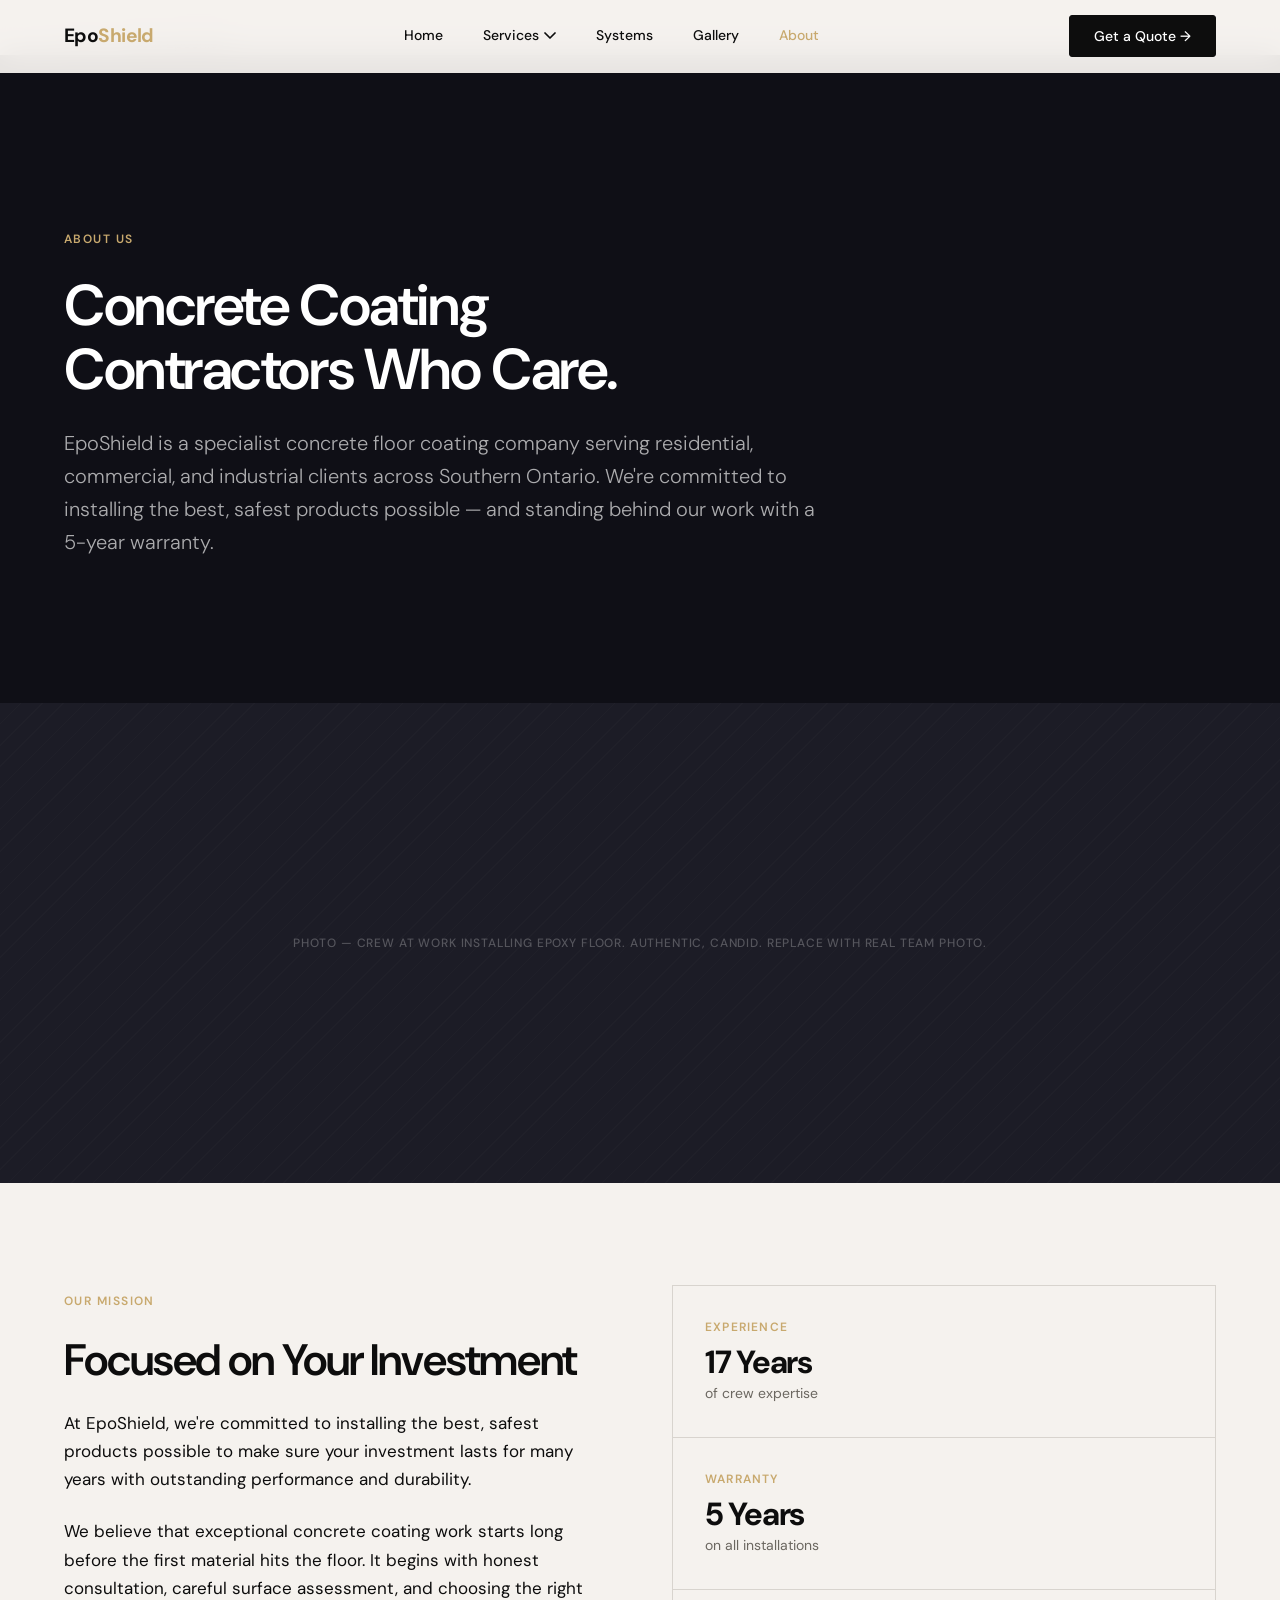
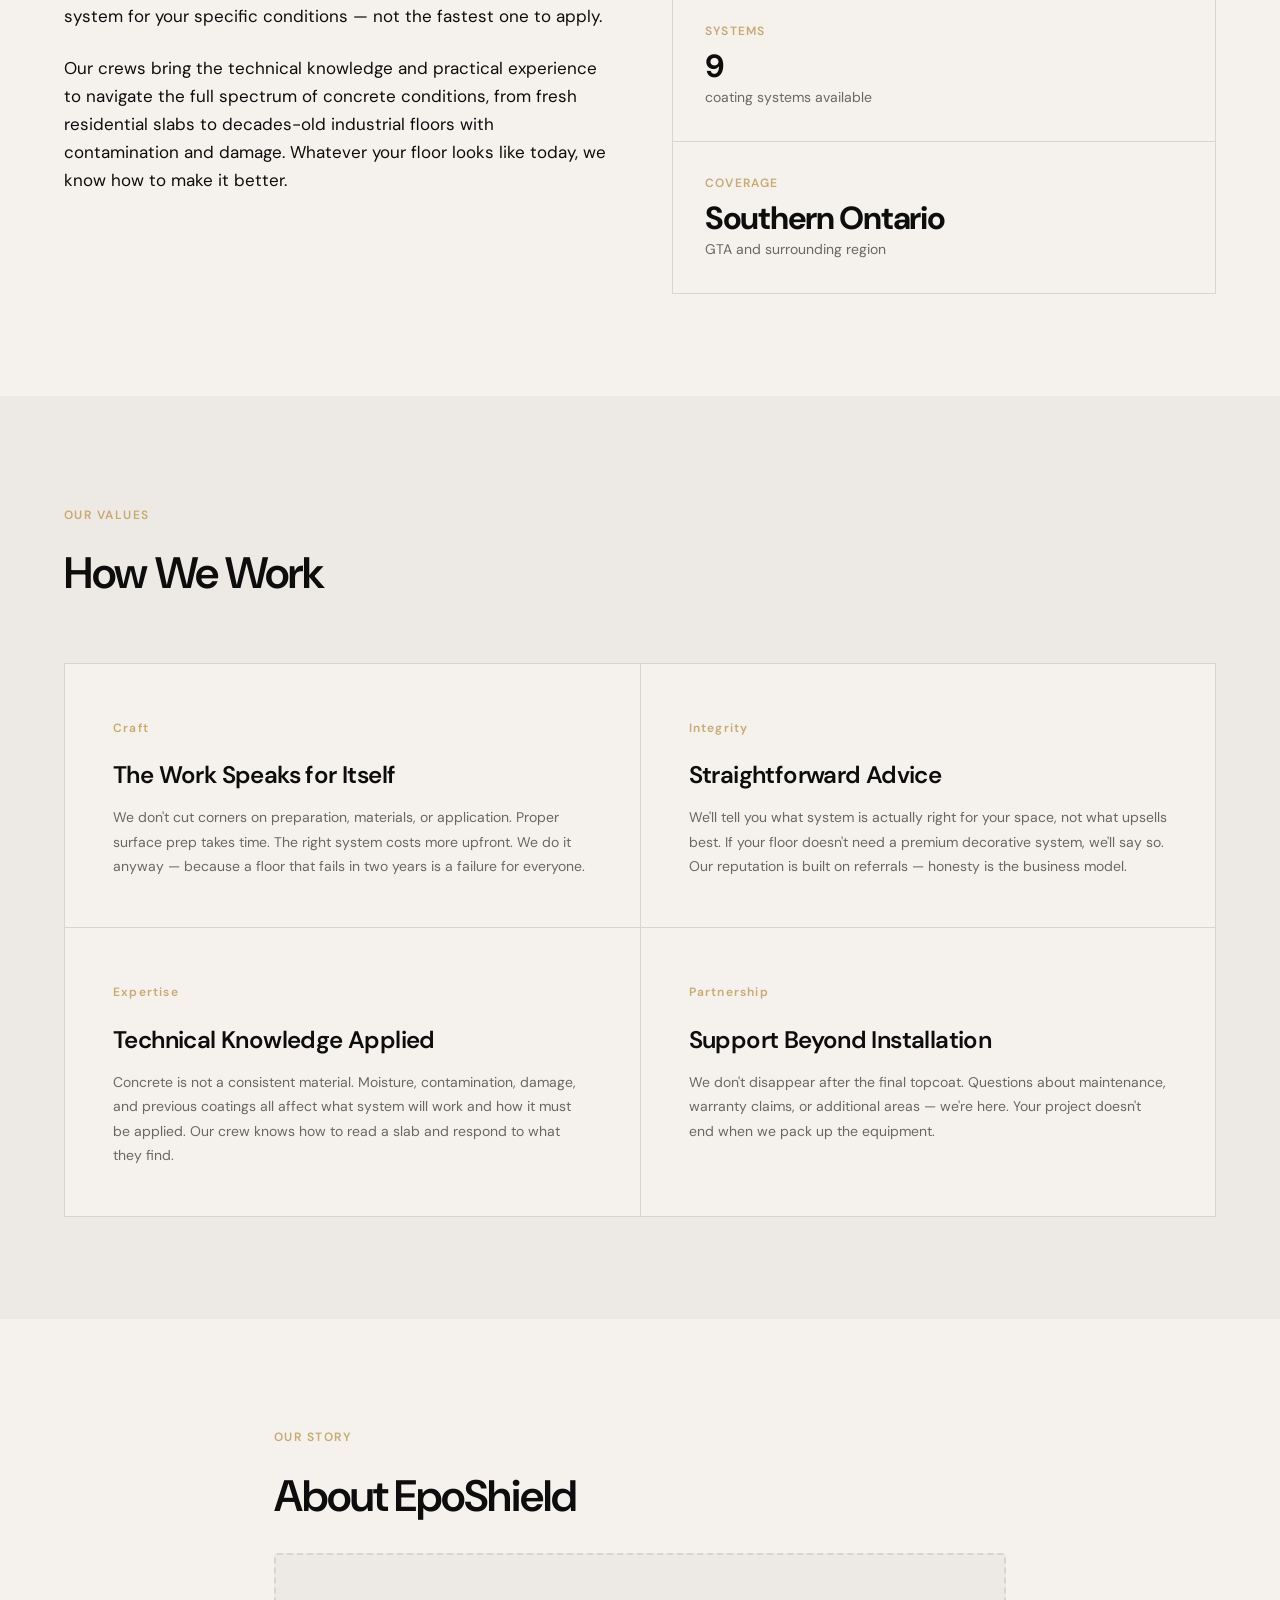
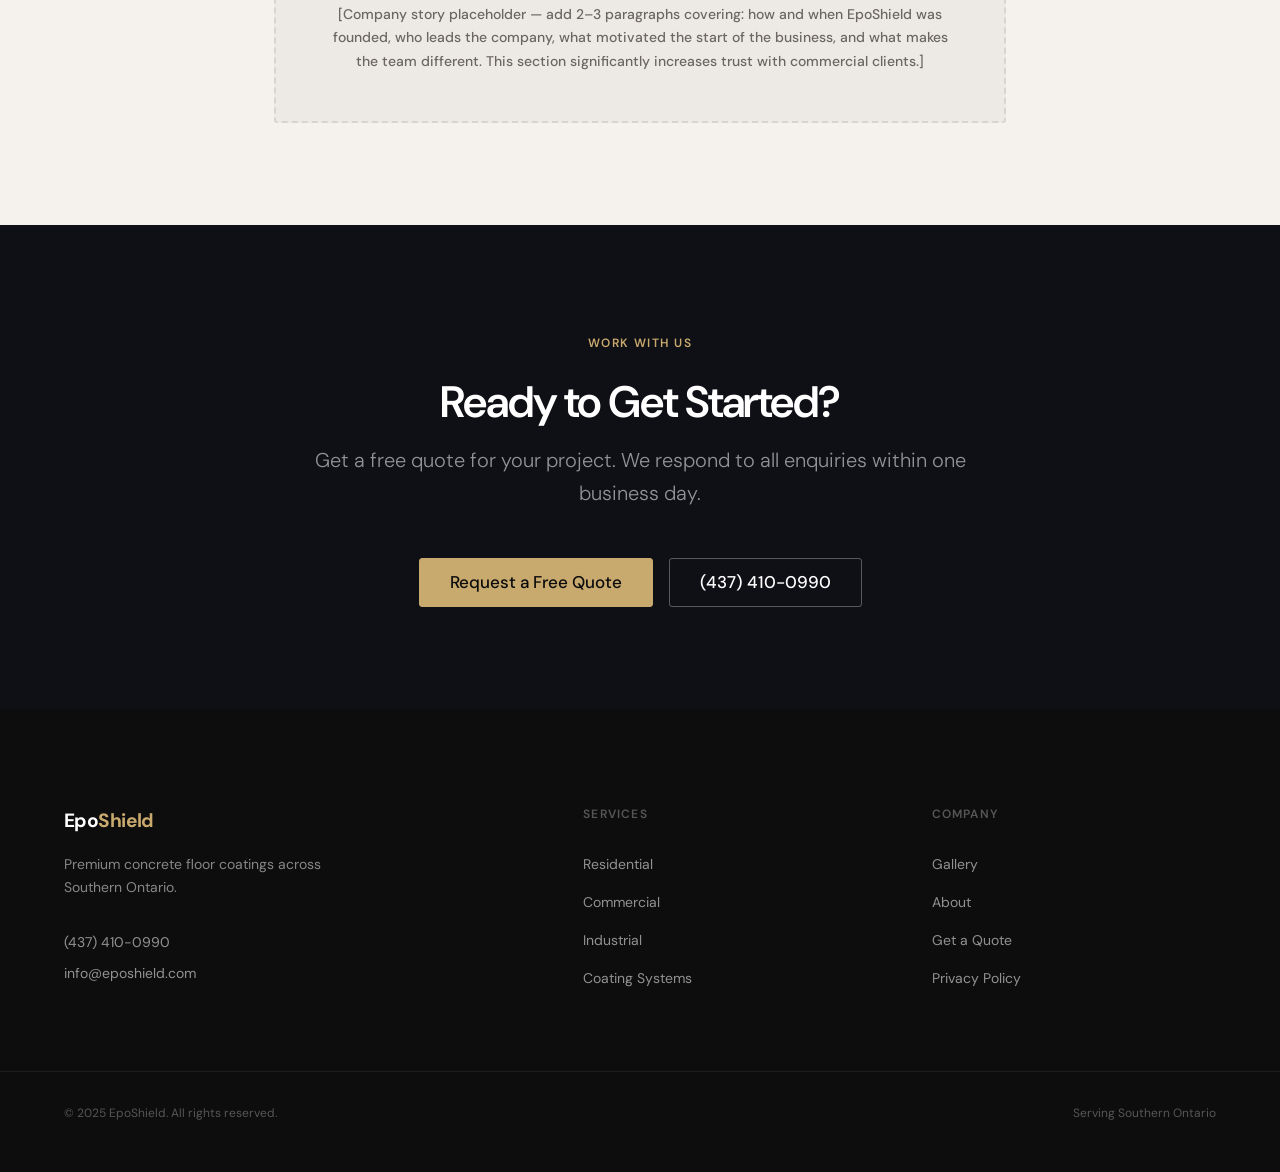
<file: about.html>
<!DOCTYPE html>
<html lang="en">
<head>
  <meta charset="UTF-8">
  <meta name="viewport" content="width=device-width, initial-scale=1.0">
  <meta name="theme-color" content="#0F0F16">
  <link rel="icon" href="/favicon.svg" type="image/svg+xml">
  <title>About EpoShield | Epoxy Flooring Contractor — Southern Ontario</title>
  <meta name="description" content="EpoShield is a concrete coating contractor committed to installing the best, safest products for lasting performance. 17 years experience. 5-year warranty. Southern Ontario.">
  <meta name="robots" content="index, follow">
  <link rel="canonical" href="https://www.eposhield.com/about">

  <link rel="preconnect" href="https://fonts.googleapis.com">
  <link rel="preconnect" href="https://fonts.gstatic.com" crossorigin>
  <link rel="stylesheet" href="https://fonts.googleapis.com/css2?family=DM+Sans:opsz,wght@9..40,300;9..40,400;9..40,500;9..40,600;9..40,700&display=swap">
  <link rel="stylesheet" href="css/main.css">
  <link rel="stylesheet" href="css/layout.css">
  <link rel="stylesheet" href="css/components.css">
  <link rel="stylesheet" href="css/animations.css">
  <script type="application/ld+json">{"@context":"https://schema.org","@type":"BreadcrumbList","itemListElement":[{"@type":"ListItem","position":1,"name":"Home","item":"https://www.eposhield.com/"},{"@type":"ListItem","position":2,"name":"About EpoShield","item":"https://www.eposhield.com/about"}]}</script>
</head>
<body>

  <a href="#main" class="skip-nav">Skip to main content</a>

  <header>
    <nav class="nav" aria-label="Main navigation">
      <div class="nav__inner">
        <a href="/" class="nav__logo">Epo<span>Shield</span></a>
        <div class="nav__links">
          <a href="/" class="nav__link">Home</a>
          <div class="nav__dropdown">
            <button class="nav__dropdown-trigger" aria-haspopup="true" aria-expanded="false">
              Services
              <svg viewBox="0 0 12 8" aria-hidden="true"><path d="M1 1l5 5 5-5" stroke-linecap="round" stroke-linejoin="round"/></svg>
            </button>
            <div class="nav__dropdown-menu" role="menu">
              <a href="/residential-epoxy-flooring" class="nav__dropdown-link" role="menuitem">Residential Epoxy Flooring</a>
              <a href="/commercial-epoxy-flooring"  class="nav__dropdown-link" role="menuitem">Commercial Epoxy Flooring</a>
              <a href="/industrial-epoxy-flooring"    class="nav__dropdown-link" role="menuitem">Industrial Epoxy Flooring</a>
              <a href="/institutional-epoxy-flooring" class="nav__dropdown-link" role="menuitem">Institutional Epoxy Flooring</a>
            </div>
          </div>
          <a href="/coating-systems" class="nav__link">Systems</a>
          <a href="/gallery"         class="nav__link">Gallery</a>
          <a href="/about"           class="nav__link" aria-current="page">About</a>
        </div>
        <a href="/get-a-quote" class="btn btn--dark nav__cta">Get a Quote →</a>
        <button class="nav__toggle" aria-expanded="false" aria-controls="mobile-menu" aria-label="Open navigation menu">
          <span aria-hidden="true"></span><span aria-hidden="true"></span><span aria-hidden="true"></span>
        </button>
      </div>
    </nav>
    <div class="nav__mobile" id="mobile-menu" role="dialog" aria-modal="true" aria-label="Navigation">
      <a href="/"                           class="nav__mobile-link">Home</a>
      <a href="/residential-epoxy-flooring" class="nav__mobile-link">Residential Flooring</a>
      <a href="/commercial-epoxy-flooring"  class="nav__mobile-link">Commercial Flooring</a>
      <a href="/industrial-epoxy-flooring"    class="nav__mobile-link">Industrial Flooring</a>
      <a href="/institutional-epoxy-flooring" class="nav__mobile-link">Institutional Flooring</a>
      <a href="/coating-systems"              class="nav__mobile-link">Coating Systems</a>
      <a href="/gallery"                    class="nav__mobile-link">Gallery</a>
      <a href="/about"                      class="nav__mobile-link">About</a>
      <div class="nav__mobile-cta">
        <a href="/get-a-quote" class="btn btn--primary btn--lg btn--full">Get a Free Quote →</a>
      </div>
    </div>
  </header>

  <main id="main">

    <div class="container">
      <nav class="breadcrumb" aria-label="Breadcrumb">
        <ol class="breadcrumb__list">
          <li class="breadcrumb__item"><a href="/">Home</a></li>
          <li class="breadcrumb__item" aria-current="page">About EpoShield</li>
        </ol>
      </nav>
    </div>

    <section class="page-hero" aria-labelledby="about-heading">
      <div class="container">
        <span class="section-label">About Us</span>
        <h1 id="about-heading">Concrete Coating<br>Contractors Who Care.</h1>
        <p class="lead">EpoShield is a specialist concrete floor coating company serving residential, commercial, and industrial clients across Southern Ontario. We're committed to installing the best, safest products possible — and standing behind our work with a 5-year warranty.</p>
      </div>
    </section>

    <!-- Crew Photo Placeholder -->
    <div class="ph ph-dark" data-ph="PHOTO — Crew at work installing epoxy floor. Authentic, candid. Replace with real team photo." role="img" aria-label="EpoShield crew installing epoxy flooring" style="aspect-ratio: 16/6; width: 100%;"></div>

    <!-- Mission -->
    <section class="section" aria-labelledby="about-mission-heading">
      <div class="container">
        <div class="grid-split fade-up">
          <div>
            <span class="section-label">Our Mission</span>
            <h2 id="about-mission-heading">Focused on Your Investment</h2>
            <p style="margin-top: var(--s-3);">At EpoShield, we're committed to installing the best, safest products possible to make sure your investment lasts for many years with outstanding performance and durability.</p>
            <p style="margin-top: var(--s-3);">We believe that exceptional concrete coating work starts long before the first material hits the floor. It begins with honest consultation, careful surface assessment, and choosing the right system for your specific conditions — not the fastest one to apply.</p>
            <p style="margin-top: var(--s-3);">Our crews bring the technical knowledge and practical experience to navigate the full spectrum of concrete conditions, from fresh residential slabs to decades-old industrial floors with contamination and damage. Whatever your floor looks like today, we know how to make it better.</p>
          </div>
          <aside>
            <div style="display: flex; flex-direction: column; gap: 1px; background: var(--c-border); border: var(--border);">
              <div style="background: var(--c-bg); padding: var(--s-4);">
                <p style="font-size: var(--text-xs); font-weight: 600; letter-spacing: 0.1em; text-transform: uppercase; color: var(--c-accent); margin-bottom: var(--s-1);">Experience</p>
                <p style="font-size: var(--text-2xl); font-weight: 700; letter-spacing: -0.04em; line-height: 1;">17 Years</p>
                <p style="font-size: var(--text-sm); color: var(--c-text-muted); margin-top: 4px;">of crew expertise</p>
              </div>
              <div style="background: var(--c-bg); padding: var(--s-4);">
                <p style="font-size: var(--text-xs); font-weight: 600; letter-spacing: 0.1em; text-transform: uppercase; color: var(--c-accent); margin-bottom: var(--s-1);">Warranty</p>
                <p style="font-size: var(--text-2xl); font-weight: 700; letter-spacing: -0.04em; line-height: 1;">5 Years</p>
                <p style="font-size: var(--text-sm); color: var(--c-text-muted); margin-top: 4px;">on all installations</p>
              </div>
              <div style="background: var(--c-bg); padding: var(--s-4);">
                <p style="font-size: var(--text-xs); font-weight: 600; letter-spacing: 0.1em; text-transform: uppercase; color: var(--c-accent); margin-bottom: var(--s-1);">Systems</p>
                <p style="font-size: var(--text-2xl); font-weight: 700; letter-spacing: -0.04em; line-height: 1;">9</p>
                <p style="font-size: var(--text-sm); color: var(--c-text-muted); margin-top: 4px;">coating systems available</p>
              </div>
              <div style="background: var(--c-bg); padding: var(--s-4);">
                <p style="font-size: var(--text-xs); font-weight: 600; letter-spacing: 0.1em; text-transform: uppercase; color: var(--c-accent); margin-bottom: var(--s-1);">Coverage</p>
                <p style="font-size: var(--text-2xl); font-weight: 700; letter-spacing: -0.04em; line-height: 1;">Southern Ontario</p>
                <p style="font-size: var(--text-sm); color: var(--c-text-muted); margin-top: 4px;">GTA and surrounding region</p>
              </div>
            </div>
          </aside>
        </div>
      </div>
    </section>

    <!-- Values -->
    <section class="section section--card" aria-labelledby="values-heading">
      <div class="container">
        <div class="section-header fade-up">
          <span class="section-label">Our Values</span>
          <h2 id="values-heading">How We Work</h2>
        </div>

        <div class="why-grid stagger">
          <div class="why-item">
            <span class="why-item__num">Craft</span>
            <h3>The Work Speaks for Itself</h3>
            <p>We don't cut corners on preparation, materials, or application. Proper surface prep takes time. The right system costs more upfront. We do it anyway — because a floor that fails in two years is a failure for everyone.</p>
          </div>
          <div class="why-item">
            <span class="why-item__num">Integrity</span>
            <h3>Straightforward Advice</h3>
            <p>We'll tell you what system is actually right for your space, not what upsells best. If your floor doesn't need a premium decorative system, we'll say so. Our reputation is built on referrals — honesty is the business model.</p>
          </div>
          <div class="why-item">
            <span class="why-item__num">Expertise</span>
            <h3>Technical Knowledge Applied</h3>
            <p>Concrete is not a consistent material. Moisture, contamination, damage, and previous coatings all affect what system will work and how it must be applied. Our crew knows how to read a slab and respond to what they find.</p>
          </div>
          <div class="why-item">
            <span class="why-item__num">Partnership</span>
            <h3>Support Beyond Installation</h3>
            <p>We don't disappear after the final topcoat. Questions about maintenance, warranty claims, or additional areas — we're here. Your project doesn't end when we pack up the equipment.</p>
          </div>
        </div>
      </div>
    </section>

    <!-- Company story placeholder -->
    <section class="section" aria-labelledby="story-heading">
      <div class="container container--narrow fade-up">
        <span class="section-label">Our Story</span>
        <h2 id="story-heading">About EpoShield</h2>

        <!-- Add company founding story, owner background, and team information here -->
        <div style="background: var(--c-bg-card); border: 2px dashed var(--c-border); padding: var(--s-6); margin-top: var(--s-4); border-radius: var(--r-sm);">
          <p style="font-size: var(--text-sm); font-weight: 500; color: var(--c-text-muted); text-align: center;">
            [Company story placeholder — add 2–3 paragraphs covering: how and when EpoShield was founded, who leads the company, what motivated the start of the business, and what makes the team different. This section significantly increases trust with commercial clients.]
          </p>
        </div>
      </div>
    </section>

    <section class="cta-banner" aria-labelledby="about-cta-heading">
      <div class="container container--narrow text-center fade-up">
        <span class="section-label">Work With Us</span>
        <h2 id="about-cta-heading">Ready to Get Started?</h2>
        <p>Get a free quote for your project. We respond to all enquiries within one business day.</p>
        <div class="cta-banner__actions">
          <a href="/get-a-quote"   class="btn btn--primary btn--lg">Request a Free Quote</a>
          <a href="tel:4374100990" class="btn btn--outline-white btn--lg">(437) 410-0990</a>
        </div>
      </div>
    </section>

  </main>

  <footer class="footer" role="contentinfo">
    <div class="footer__grid">
      <div>
        <a href="/" class="footer__logo">Epo<span>Shield</span></a>
        <p class="footer__tagline">Premium concrete floor coatings across Southern Ontario.</p>
        <div class="footer__contact">
          <a href="tel:4374100990">(437) 410-0990</a>
          <a href="mailto:info@eposhield.com">info@eposhield.com</a>
        </div>
      </div>
      <div>
        <p class="footer__heading">Services</p>
        <ul class="footer__links">
          <li><a href="/residential-epoxy-flooring">Residential</a></li>
          <li><a href="/commercial-epoxy-flooring">Commercial</a></li>
          <li><a href="/industrial-epoxy-flooring">Industrial</a></li>
          <li><a href="/coating-systems">Coating Systems</a></li>
        </ul>
      </div>
      <div>
        <p class="footer__heading">Company</p>
        <ul class="footer__links">
          <li><a href="/gallery">Gallery</a></li>
          <li><a href="/about">About</a></li>
          <li><a href="/get-a-quote">Get a Quote</a></li>
          <li><a href="/privacy-policy">Privacy Policy</a></li>
        </ul>
      </div>
    </div>
    <div class="footer__bottom">
      <p>© 2025 EpoShield. All rights reserved.</p>
      <p>Serving Southern Ontario</p>
    </div>
  </footer>

  <!-- Scroll progress -->
  <div class="scroll-progress" aria-hidden="true"></div>
  <!-- Back to top -->
  <button class="back-to-top" aria-label="Scroll back to top">
    <svg viewBox="0 0 18 18" aria-hidden="true"><path d="M9 14V4M4 9l5-5 5 5"/></svg>
  </button>
  <!-- Mobile sticky CTA bar -->
  <div class="mobile-cta-bar" role="complementary" aria-label="Quick contact">
    <a href="tel:4374100990" class="mobile-cta-bar__call" aria-label="Call EpoShield at (437) 410-0990">
      <svg viewBox="0 0 18 18" aria-hidden="true"><path d="M3 3h3l1.5 4L6 8.5a11 11 0 005.5 5.5L13 12.5l4 1.5v3a1 1 0 01-1 1A16 16 0 012 2a1 1 0 011-1z"/></svg>
      (437) 410-0990
    </a>
    <a href="/get-a-quote" class="mobile-cta-bar__quote">Get a Quote →</a>
  </div>

  <script src="js/nav.js"        defer></script>
  <script src="js/animations.js" defer></script>
  <script src="js/ui.js"         defer></script>

</body>
</html>
</file>
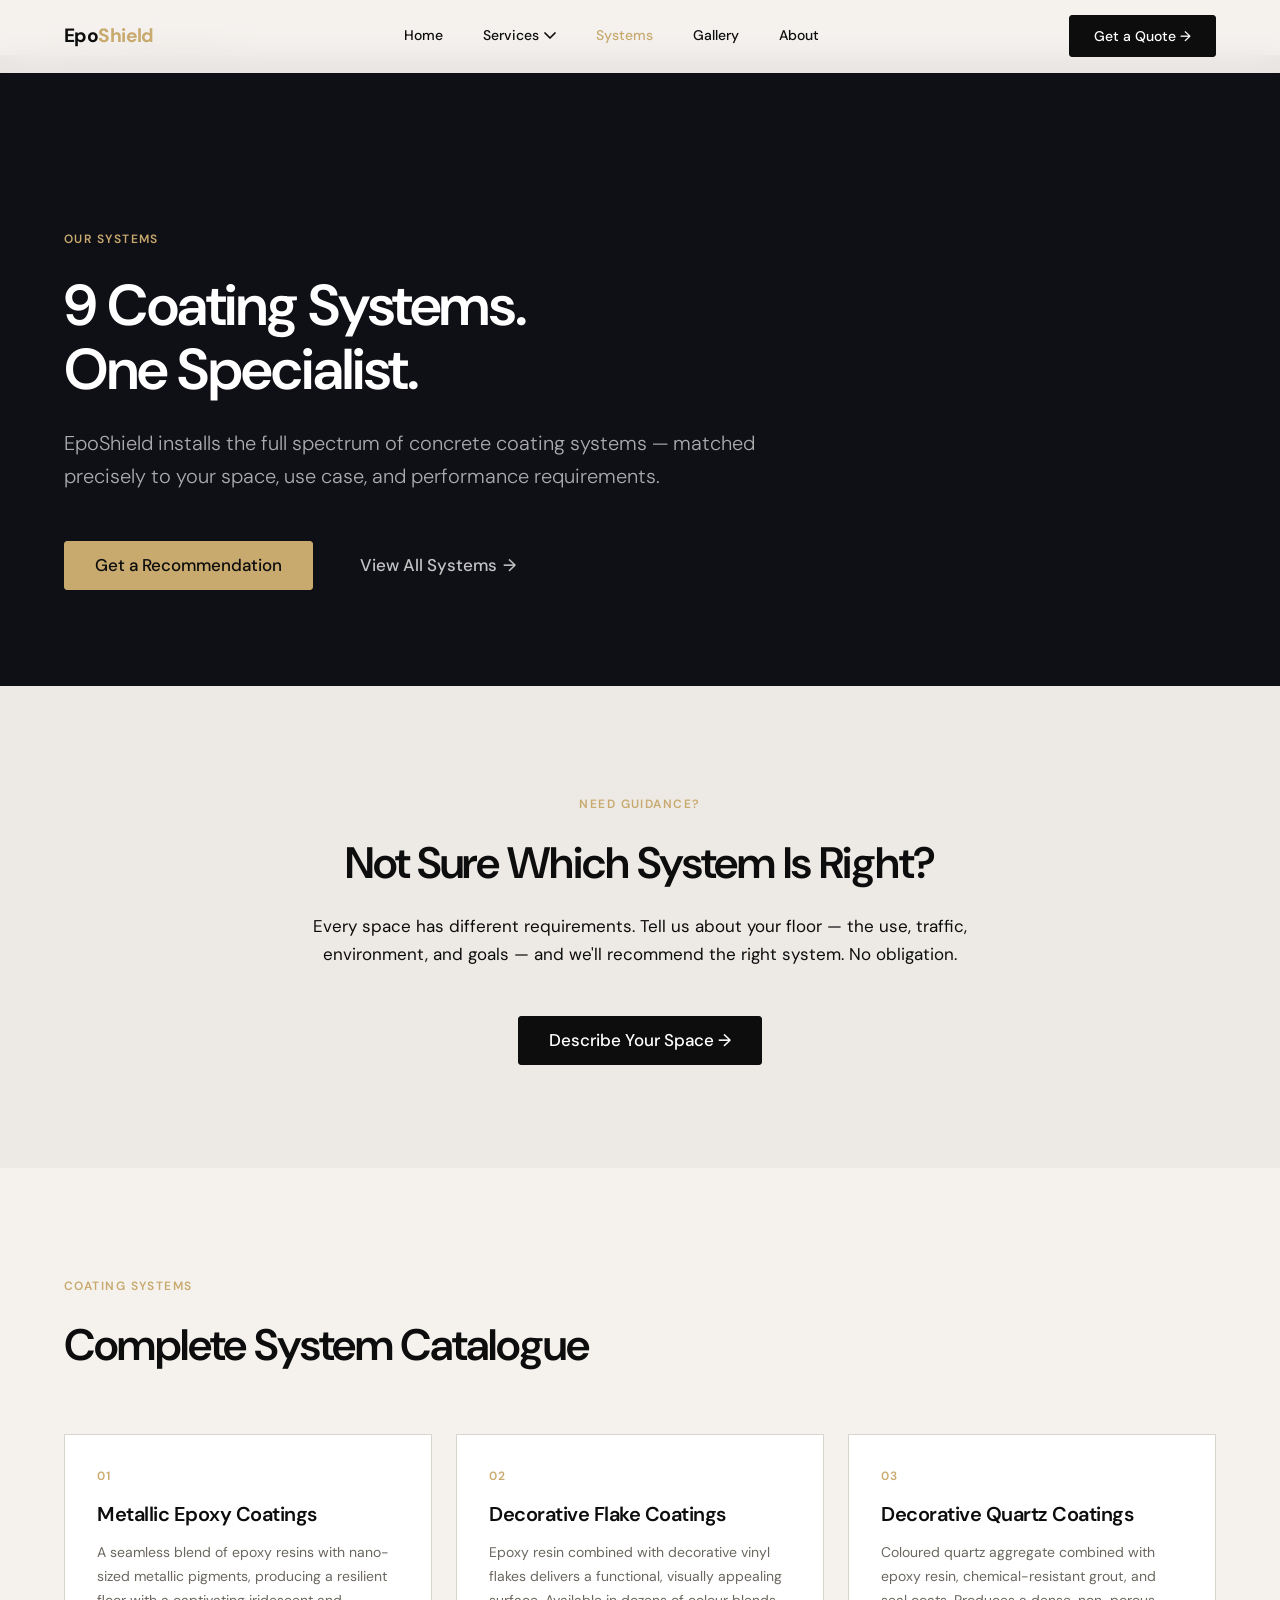
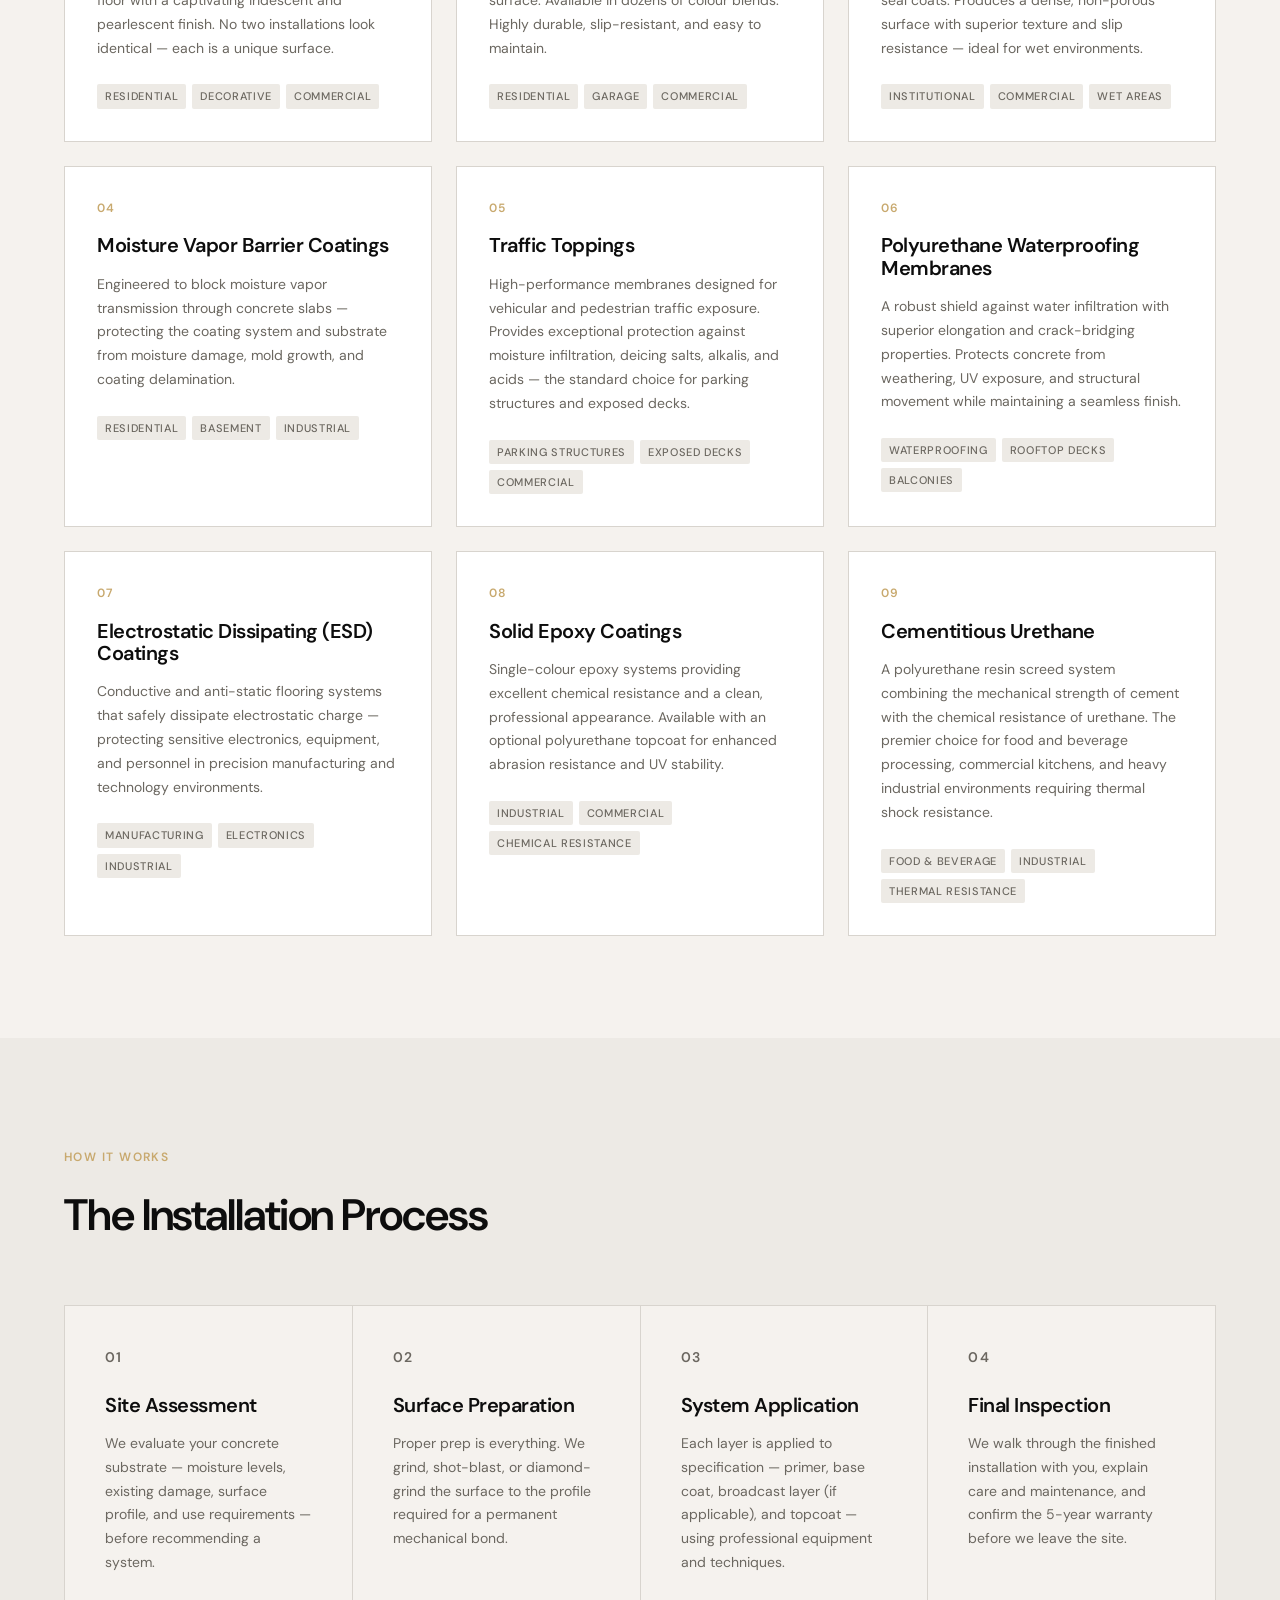
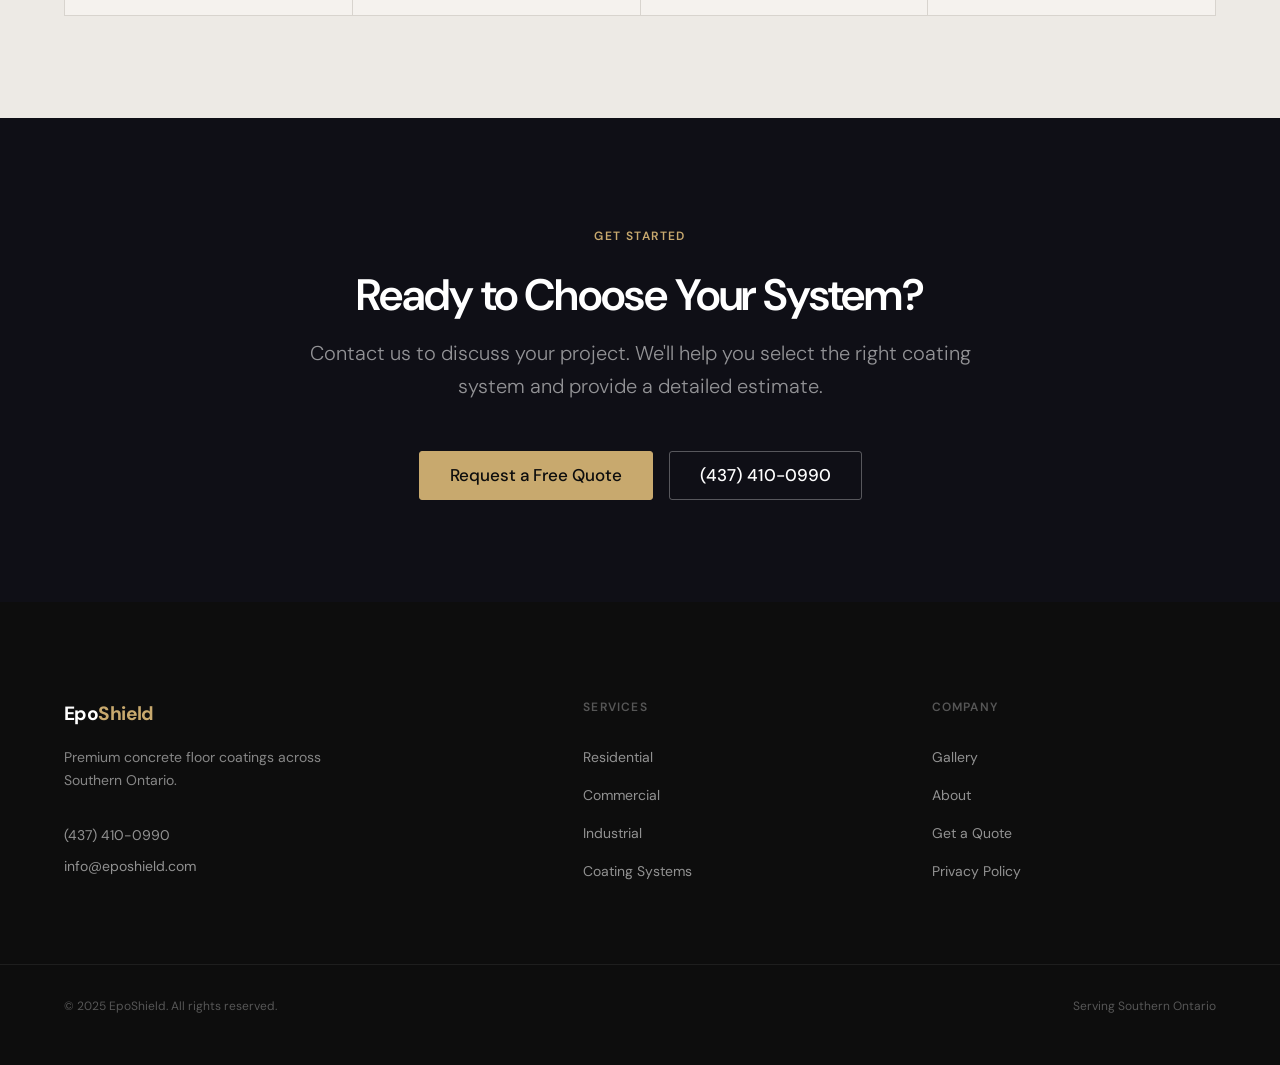
<file: coating-systems.html>
<!DOCTYPE html>
<html lang="en">
<head>
  <meta charset="UTF-8">
  <meta name="viewport" content="width=device-width, initial-scale=1.0">
  <meta name="theme-color" content="#0F0F16">
  <link rel="icon" href="/favicon.svg" type="image/svg+xml">
  <title>Epoxy Floor Coating Systems | EpoShield — Southern Ontario</title>
  <meta name="description" content="EpoShield offers 9 professional concrete floor coating systems — metallic epoxy, decorative flake, quartz, polyaspartic, polyurethane, and more. Expert installation across Southern Ontario.">
  <meta name="robots" content="index, follow">
  <link rel="canonical" href="https://www.eposhield.com/coating-systems">

  <link rel="preconnect" href="https://fonts.googleapis.com">
  <link rel="preconnect" href="https://fonts.gstatic.com" crossorigin>
  <link rel="stylesheet" href="https://fonts.googleapis.com/css2?family=DM+Sans:opsz,wght@9..40,300;9..40,400;9..40,500;9..40,600;9..40,700&display=swap">
  <link rel="stylesheet" href="css/main.css">
  <link rel="stylesheet" href="css/layout.css">
  <link rel="stylesheet" href="css/components.css">
  <link rel="stylesheet" href="css/animations.css">
  <script type="application/ld+json">{"@context":"https://schema.org","@type":"BreadcrumbList","itemListElement":[{"@type":"ListItem","position":1,"name":"Home","item":"https://www.eposhield.com/"},{"@type":"ListItem","position":2,"name":"Coating Systems","item":"https://www.eposhield.com/coating-systems"}]}</script>
</head>
<body>

  <a href="#main" class="skip-nav">Skip to main content</a>

  <header>
    <nav class="nav" aria-label="Main navigation">
      <div class="nav__inner">
        <a href="/" class="nav__logo">Epo<span>Shield</span></a>
        <div class="nav__links">
          <a href="/" class="nav__link">Home</a>
          <div class="nav__dropdown">
            <button class="nav__dropdown-trigger" aria-haspopup="true" aria-expanded="false">
              Services
              <svg viewBox="0 0 12 8" aria-hidden="true"><path d="M1 1l5 5 5-5" stroke-linecap="round" stroke-linejoin="round"/></svg>
            </button>
            <div class="nav__dropdown-menu" role="menu">
              <a href="/residential-epoxy-flooring" class="nav__dropdown-link" role="menuitem">Residential Epoxy Flooring</a>
              <a href="/commercial-epoxy-flooring"  class="nav__dropdown-link" role="menuitem">Commercial Epoxy Flooring</a>
              <a href="/industrial-epoxy-flooring"    class="nav__dropdown-link" role="menuitem">Industrial Epoxy Flooring</a>
              <a href="/institutional-epoxy-flooring" class="nav__dropdown-link" role="menuitem">Institutional Epoxy Flooring</a>
            </div>
          </div>
          <a href="/coating-systems" class="nav__link" aria-current="page">Systems</a>
          <a href="/gallery"         class="nav__link">Gallery</a>
          <a href="/about"           class="nav__link">About</a>
        </div>
        <a href="/get-a-quote" class="btn btn--dark nav__cta">Get a Quote →</a>
        <button class="nav__toggle" aria-expanded="false" aria-controls="mobile-menu" aria-label="Open navigation menu">
          <span aria-hidden="true"></span><span aria-hidden="true"></span><span aria-hidden="true"></span>
        </button>
      </div>
    </nav>
    <div class="nav__mobile" id="mobile-menu" role="dialog" aria-modal="true" aria-label="Navigation">
      <a href="/"                           class="nav__mobile-link">Home</a>
      <a href="/residential-epoxy-flooring" class="nav__mobile-link">Residential Flooring</a>
      <a href="/commercial-epoxy-flooring"  class="nav__mobile-link">Commercial Flooring</a>
      <a href="/industrial-epoxy-flooring"    class="nav__mobile-link">Industrial Flooring</a>
      <a href="/institutional-epoxy-flooring" class="nav__mobile-link">Institutional Flooring</a>
      <a href="/coating-systems"              class="nav__mobile-link">Coating Systems</a>
      <a href="/gallery"                    class="nav__mobile-link">Gallery</a>
      <a href="/about"                      class="nav__mobile-link">About</a>
      <div class="nav__mobile-cta">
        <a href="/get-a-quote" class="btn btn--primary btn--lg btn--full">Get a Free Quote →</a>
      </div>
    </div>
  </header>

  <main id="main">

    <div class="container">
      <nav class="breadcrumb" aria-label="Breadcrumb">
        <ol class="breadcrumb__list">
          <li class="breadcrumb__item"><a href="/">Home</a></li>
          <li class="breadcrumb__item" aria-current="page">Coating Systems</li>
        </ol>
      </nav>
    </div>

    <section class="page-hero" aria-labelledby="systems-heading">
      <div class="container">
        <span class="section-label">Our Systems</span>
        <h1 id="systems-heading">9 Coating Systems.<br>One Specialist.</h1>
        <p class="lead">EpoShield installs the full spectrum of concrete coating systems — matched precisely to your space, use case, and performance requirements.</p>
        <div class="page-hero__actions">
          <a href="/get-a-quote" class="btn btn--primary btn--lg">Get a Recommendation</a>
          <a href="#systems"     class="btn btn--ghost-white btn--lg">View All Systems</a>
        </div>
      </div>
    </section>

    <!-- Not Sure Section -->
    <section class="section section--card" aria-label="System recommendation">
      <div class="container container--narrow fade-up" style="text-align: center;">
        <span class="section-label">Need Guidance?</span>
        <h2>Not Sure Which System Is Right?</h2>
        <p class="lead mx-auto mt-3">Every space has different requirements. Tell us about your floor — the use, traffic, environment, and goals — and we'll recommend the right system. No obligation.</p>
        <a href="/get-a-quote" class="btn btn--dark btn--lg mt-6">Describe Your Space →</a>
      </div>
    </section>

    <!-- All Systems -->
    <section class="section" id="systems" aria-labelledby="systems-grid-heading">
      <div class="container">
        <div class="section-header fade-up">
          <span class="section-label">Coating Systems</span>
          <h2 id="systems-grid-heading">Complete System Catalogue</h2>
        </div>

        <div class="system-grid stagger">

          <article class="system-card" id="metallic-epoxy">
            <p class="system-card__num">01</p>
            <h3>Metallic Epoxy Coatings</h3>
            <p class="system-card__desc">A seamless blend of epoxy resins with nano-sized metallic pigments, producing a resilient floor with a captivating iridescent and pearlescent finish. No two installations look identical — each is a unique surface.</p>
            <div class="system-card__tags">
              <span class="system-tag">Residential</span>
              <span class="system-tag">Decorative</span>
              <span class="system-tag">Commercial</span>
            </div>
          </article>

          <article class="system-card" id="decorative-flake">
            <p class="system-card__num">02</p>
            <h3>Decorative Flake Coatings</h3>
            <p class="system-card__desc">Epoxy resin combined with decorative vinyl flakes delivers a functional, visually appealing surface. Available in dozens of colour blends. Highly durable, slip-resistant, and easy to maintain.</p>
            <div class="system-card__tags">
              <span class="system-tag">Residential</span>
              <span class="system-tag">Garage</span>
              <span class="system-tag">Commercial</span>
            </div>
          </article>

          <article class="system-card" id="decorative-quartz">
            <p class="system-card__num">03</p>
            <h3>Decorative Quartz Coatings</h3>
            <p class="system-card__desc">Coloured quartz aggregate combined with epoxy resin, chemical-resistant grout, and seal coats. Produces a dense, non-porous surface with superior texture and slip resistance — ideal for wet environments.</p>
            <div class="system-card__tags">
              <span class="system-tag">Institutional</span>
              <span class="system-tag">Commercial</span>
              <span class="system-tag">Wet Areas</span>
            </div>
          </article>

          <article class="system-card" id="moisture-vapor">
            <p class="system-card__num">04</p>
            <h3>Moisture Vapor Barrier Coatings</h3>
            <p class="system-card__desc">Engineered to block moisture vapor transmission through concrete slabs — protecting the coating system and substrate from moisture damage, mold growth, and coating delamination.</p>
            <div class="system-card__tags">
              <span class="system-tag">Residential</span>
              <span class="system-tag">Basement</span>
              <span class="system-tag">Industrial</span>
            </div>
          </article>

          <article class="system-card" id="traffic-toppings">
            <p class="system-card__num">05</p>
            <h3>Traffic Toppings</h3>
            <p class="system-card__desc">High-performance membranes designed for vehicular and pedestrian traffic exposure. Provides exceptional protection against moisture infiltration, deicing salts, alkalis, and acids — the standard choice for parking structures and exposed decks.</p>
            <div class="system-card__tags">
              <span class="system-tag">Parking Structures</span>
              <span class="system-tag">Exposed Decks</span>
              <span class="system-tag">Commercial</span>
            </div>
          </article>

          <article class="system-card" id="polyurethane-waterproofing">
            <p class="system-card__num">06</p>
            <h3>Polyurethane Waterproofing Membranes</h3>
            <p class="system-card__desc">A robust shield against water infiltration with superior elongation and crack-bridging properties. Protects concrete from weathering, UV exposure, and structural movement while maintaining a seamless finish.</p>
            <div class="system-card__tags">
              <span class="system-tag">Waterproofing</span>
              <span class="system-tag">Rooftop Decks</span>
              <span class="system-tag">Balconies</span>
            </div>
          </article>

          <article class="system-card" id="esd-coatings">
            <p class="system-card__num">07</p>
            <h3>Electrostatic Dissipating (ESD) Coatings</h3>
            <p class="system-card__desc">Conductive and anti-static flooring systems that safely dissipate electrostatic charge — protecting sensitive electronics, equipment, and personnel in precision manufacturing and technology environments.</p>
            <div class="system-card__tags">
              <span class="system-tag">Manufacturing</span>
              <span class="system-tag">Electronics</span>
              <span class="system-tag">Industrial</span>
            </div>
          </article>

          <article class="system-card" id="solid-epoxy">
            <p class="system-card__num">08</p>
            <h3>Solid Epoxy Coatings</h3>
            <p class="system-card__desc">Single-colour epoxy systems providing excellent chemical resistance and a clean, professional appearance. Available with an optional polyurethane topcoat for enhanced abrasion resistance and UV stability.</p>
            <div class="system-card__tags">
              <span class="system-tag">Industrial</span>
              <span class="system-tag">Commercial</span>
              <span class="system-tag">Chemical Resistance</span>
            </div>
          </article>

          <article class="system-card" id="cementitious-urethane">
            <p class="system-card__num">09</p>
            <h3>Cementitious Urethane</h3>
            <p class="system-card__desc">A polyurethane resin screed system combining the mechanical strength of cement with the chemical resistance of urethane. The premier choice for food and beverage processing, commercial kitchens, and heavy industrial environments requiring thermal shock resistance.</p>
            <div class="system-card__tags">
              <span class="system-tag">Food &amp; Beverage</span>
              <span class="system-tag">Industrial</span>
              <span class="system-tag">Thermal Resistance</span>
            </div>
          </article>

        </div>
      </div>
    </section>

    <!-- Process Summary -->
    <section class="section section--card" aria-labelledby="process-heading">
      <div class="container">
        <div class="section-header fade-up">
          <span class="section-label">How It Works</span>
          <h2 id="process-heading">The Installation Process</h2>
        </div>

        <div class="process-steps stagger">
          <div class="process-step">
            <p class="process-step__num">01</p>
            <h3>Site Assessment</h3>
            <p>We evaluate your concrete substrate — moisture levels, existing damage, surface profile, and use requirements — before recommending a system.</p>
          </div>
          <div class="process-step">
            <p class="process-step__num">02</p>
            <h3>Surface Preparation</h3>
            <p>Proper prep is everything. We grind, shot-blast, or diamond-grind the surface to the profile required for a permanent mechanical bond.</p>
          </div>
          <div class="process-step">
            <p class="process-step__num">03</p>
            <h3>System Application</h3>
            <p>Each layer is applied to specification — primer, base coat, broadcast layer (if applicable), and topcoat — using professional equipment and techniques.</p>
          </div>
          <div class="process-step">
            <p class="process-step__num">04</p>
            <h3>Final Inspection</h3>
            <p>We walk through the finished installation with you, explain care and maintenance, and confirm the 5-year warranty before we leave the site.</p>
          </div>
        </div>
      </div>
    </section>

    <!-- CTA -->
    <section class="cta-banner" aria-labelledby="systems-cta-heading">
      <div class="container container--narrow fade-up text-center">
        <span class="section-label">Get Started</span>
        <h2 id="systems-cta-heading">Ready to Choose Your System?</h2>
        <p>Contact us to discuss your project. We'll help you select the right coating system and provide a detailed estimate.</p>
        <div class="cta-banner__actions">
          <a href="/get-a-quote"   class="btn btn--primary btn--lg">Request a Free Quote</a>
          <a href="tel:4374100990" class="btn btn--outline-white btn--lg">(437) 410-0990</a>
        </div>
      </div>
    </section>

  </main>

  <footer class="footer" role="contentinfo">
    <div class="footer__grid">
      <div>
        <a href="/" class="footer__logo">Epo<span>Shield</span></a>
        <p class="footer__tagline">Premium concrete floor coatings across Southern Ontario.</p>
        <div class="footer__contact">
          <a href="tel:4374100990">(437) 410-0990</a>
          <a href="mailto:info@eposhield.com">info@eposhield.com</a>
        </div>
      </div>
      <div>
        <p class="footer__heading">Services</p>
        <ul class="footer__links">
          <li><a href="/residential-epoxy-flooring">Residential</a></li>
          <li><a href="/commercial-epoxy-flooring">Commercial</a></li>
          <li><a href="/industrial-epoxy-flooring">Industrial</a></li>
          <li><a href="/coating-systems">Coating Systems</a></li>
        </ul>
      </div>
      <div>
        <p class="footer__heading">Company</p>
        <ul class="footer__links">
          <li><a href="/gallery">Gallery</a></li>
          <li><a href="/about">About</a></li>
          <li><a href="/get-a-quote">Get a Quote</a></li>
          <li><a href="/privacy-policy">Privacy Policy</a></li>
        </ul>
      </div>
    </div>
    <div class="footer__bottom">
      <p>© 2025 EpoShield. All rights reserved.</p>
      <p>Serving Southern Ontario</p>
    </div>
  </footer>

  <!-- Scroll progress -->
  <div class="scroll-progress" aria-hidden="true"></div>
  <!-- Back to top -->
  <button class="back-to-top" aria-label="Scroll back to top">
    <svg viewBox="0 0 18 18" aria-hidden="true"><path d="M9 14V4M4 9l5-5 5 5"/></svg>
  </button>
  <!-- Mobile sticky CTA bar -->
  <div class="mobile-cta-bar" role="complementary" aria-label="Quick contact">
    <a href="tel:4374100990" class="mobile-cta-bar__call" aria-label="Call EpoShield at (437) 410-0990">
      <svg viewBox="0 0 18 18" aria-hidden="true"><path d="M3 3h3l1.5 4L6 8.5a11 11 0 005.5 5.5L13 12.5l4 1.5v3a1 1 0 01-1 1A16 16 0 012 2a1 1 0 011-1z"/></svg>
      (437) 410-0990
    </a>
    <a href="/get-a-quote" class="mobile-cta-bar__quote">Get a Quote →</a>
  </div>

  <script src="js/nav.js"        defer></script>
  <script src="js/animations.js" defer></script>
  <script src="js/ui.js"         defer></script>

</body>
</html>
</file>
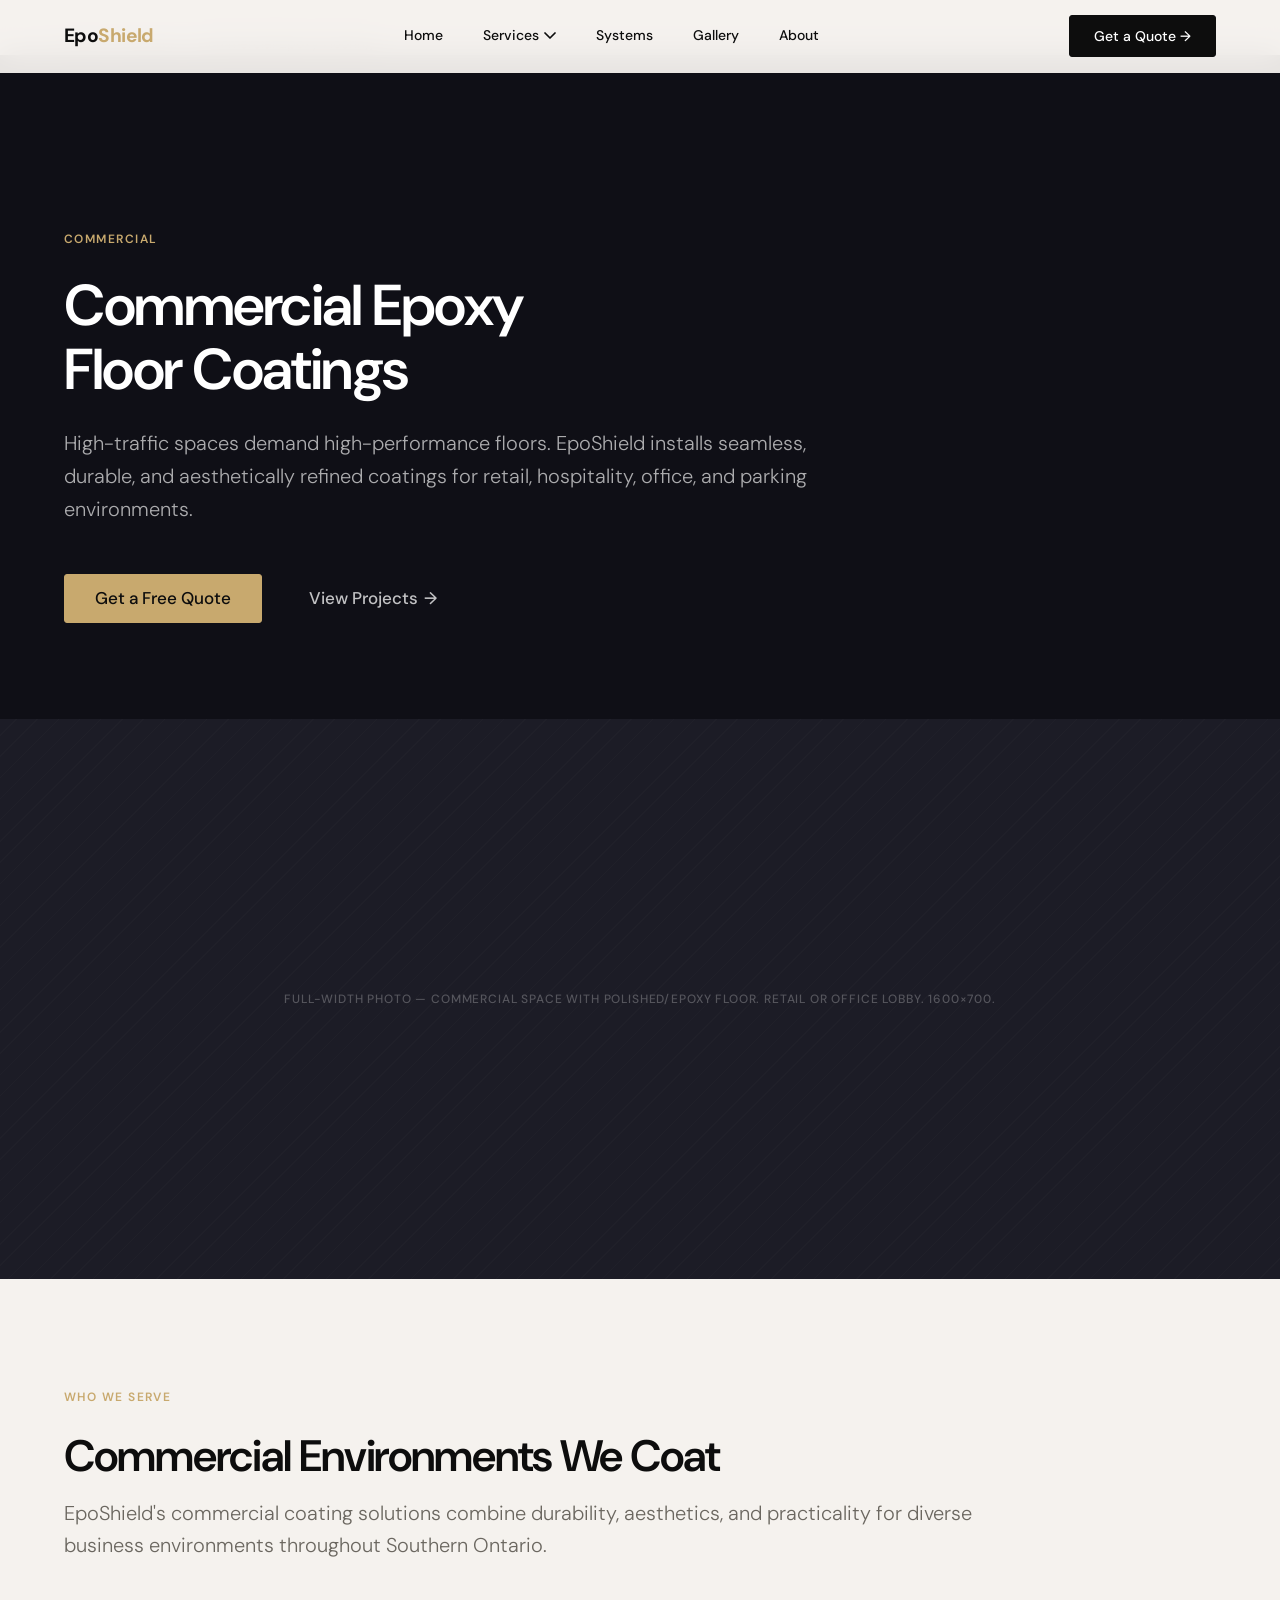
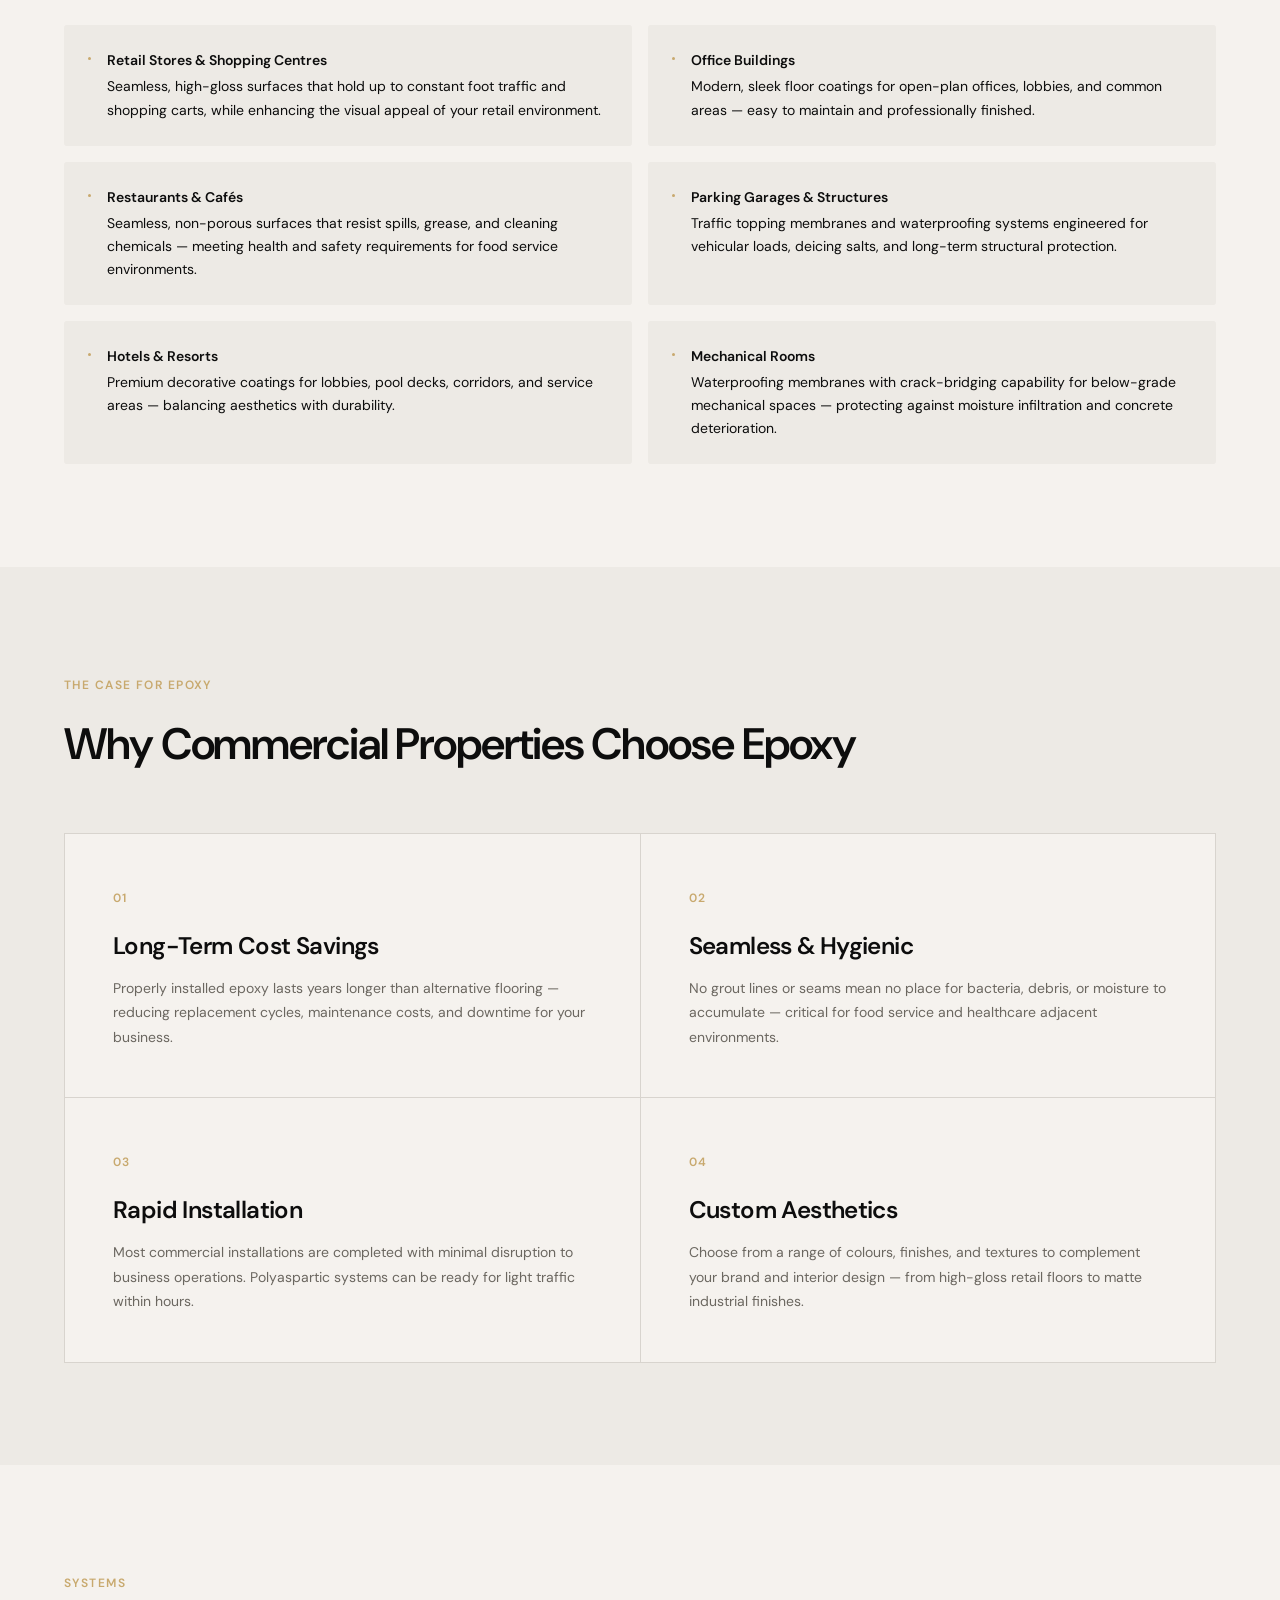
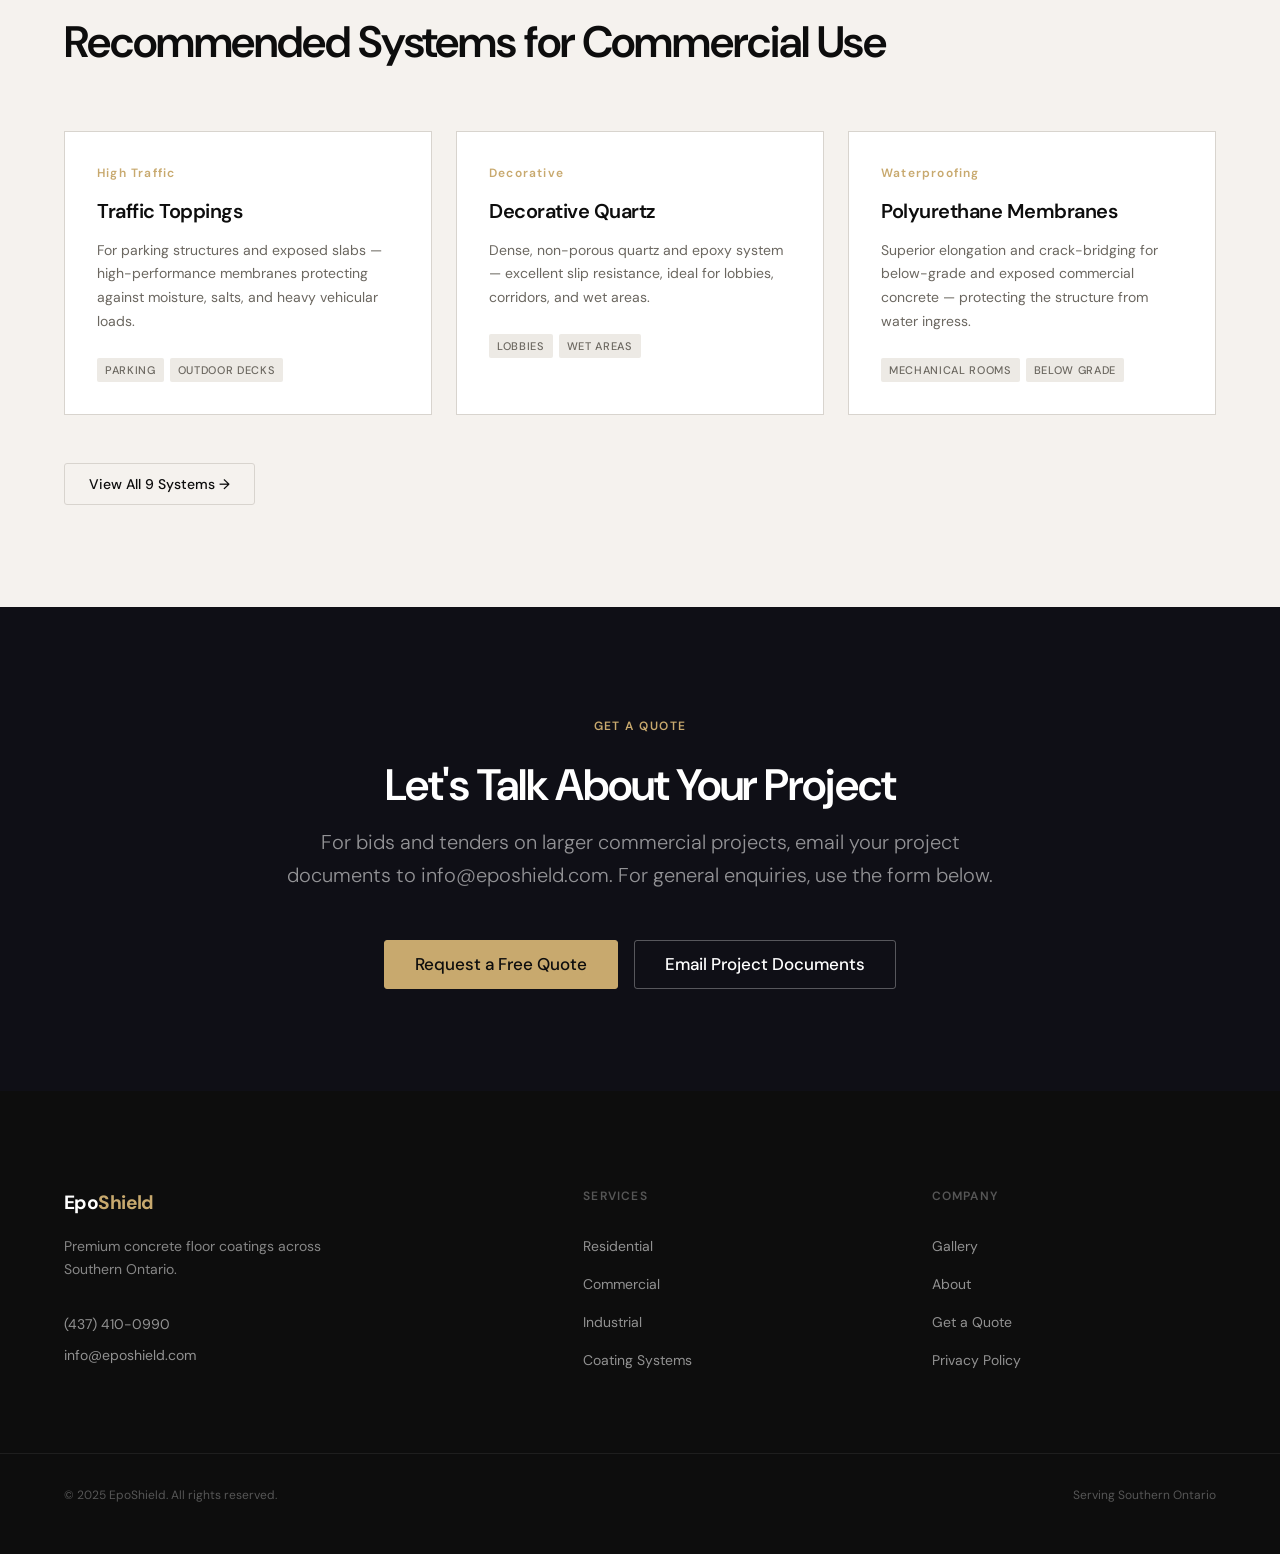
<file: commercial-epoxy-flooring.html>
<!DOCTYPE html>
<html lang="en">
<head>
  <meta charset="UTF-8">
  <meta name="viewport" content="width=device-width, initial-scale=1.0">
  <meta name="theme-color" content="#0F0F16">
  <link rel="icon" href="/favicon.svg" type="image/svg+xml">
  <title>Commercial Epoxy Flooring | EpoShield — Southern Ontario</title>
  <meta name="description" content="EpoShield installs commercial epoxy floor coatings for retail stores, offices, restaurants, hotels, and parking structures across Southern Ontario. Free quote.">
  <meta name="robots" content="index, follow">
  <link rel="canonical" href="https://www.eposhield.com/commercial-epoxy-flooring">

  <link rel="preconnect" href="https://fonts.googleapis.com">
  <link rel="preconnect" href="https://fonts.gstatic.com" crossorigin>
  <link rel="stylesheet" href="https://fonts.googleapis.com/css2?family=DM+Sans:opsz,wght@9..40,300;9..40,400;9..40,500;9..40,600;9..40,700&display=swap">
  <link rel="stylesheet" href="css/main.css">
  <link rel="stylesheet" href="css/layout.css">
  <link rel="stylesheet" href="css/components.css">
  <link rel="stylesheet" href="css/animations.css">
  <script type="application/ld+json">{"@context":"https://schema.org","@type":"BreadcrumbList","itemListElement":[{"@type":"ListItem","position":1,"name":"Home","item":"https://www.eposhield.com/"},{"@type":"ListItem","position":2,"name":"Services","item":"https://www.eposhield.com/residential-epoxy-flooring"},{"@type":"ListItem","position":3,"name":"Commercial Epoxy Flooring","item":"https://www.eposhield.com/commercial-epoxy-flooring"}]}</script>
</head>
<body>

  <a href="#main" class="skip-nav">Skip to main content</a>

  <header>
    <nav class="nav" aria-label="Main navigation">
      <div class="nav__inner">
        <a href="/" class="nav__logo">Epo<span>Shield</span></a>
        <div class="nav__links">
          <a href="/" class="nav__link">Home</a>
          <div class="nav__dropdown">
            <button class="nav__dropdown-trigger" aria-haspopup="true" aria-expanded="false">
              Services
              <svg viewBox="0 0 12 8" aria-hidden="true"><path d="M1 1l5 5 5-5" stroke-linecap="round" stroke-linejoin="round"/></svg>
            </button>
            <div class="nav__dropdown-menu" role="menu">
              <a href="/residential-epoxy-flooring" class="nav__dropdown-link" role="menuitem">Residential Epoxy Flooring</a>
              <a href="/commercial-epoxy-flooring"  class="nav__dropdown-link" role="menuitem" aria-current="page">Commercial Epoxy Flooring</a>
              <a href="/industrial-epoxy-flooring"    class="nav__dropdown-link" role="menuitem">Industrial Epoxy Flooring</a>
              <a href="/institutional-epoxy-flooring" class="nav__dropdown-link" role="menuitem">Institutional Epoxy Flooring</a>
            </div>
          </div>
          <a href="/coating-systems" class="nav__link">Systems</a>
          <a href="/gallery"         class="nav__link">Gallery</a>
          <a href="/about"           class="nav__link">About</a>
        </div>
        <a href="/get-a-quote" class="btn btn--dark nav__cta">Get a Quote →</a>
        <button class="nav__toggle" aria-expanded="false" aria-controls="mobile-menu" aria-label="Open navigation menu">
          <span aria-hidden="true"></span><span aria-hidden="true"></span><span aria-hidden="true"></span>
        </button>
      </div>
    </nav>
    <div class="nav__mobile" id="mobile-menu" role="dialog" aria-modal="true" aria-label="Navigation">
      <a href="/"                           class="nav__mobile-link">Home</a>
      <a href="/residential-epoxy-flooring" class="nav__mobile-link">Residential Flooring</a>
      <a href="/commercial-epoxy-flooring"  class="nav__mobile-link">Commercial Flooring</a>
      <a href="/industrial-epoxy-flooring"    class="nav__mobile-link">Industrial Flooring</a>
      <a href="/institutional-epoxy-flooring" class="nav__mobile-link">Institutional Flooring</a>
      <a href="/coating-systems"              class="nav__mobile-link">Coating Systems</a>
      <a href="/gallery"                    class="nav__mobile-link">Gallery</a>
      <a href="/about"                      class="nav__mobile-link">About</a>
      <div class="nav__mobile-cta">
        <a href="/get-a-quote" class="btn btn--primary btn--lg btn--full">Get a Free Quote →</a>
      </div>
    </div>
  </header>

  <main id="main">

    <div class="container">
      <nav class="breadcrumb" aria-label="Breadcrumb">
        <ol class="breadcrumb__list">
          <li class="breadcrumb__item"><a href="/">Home</a></li>
          <li class="breadcrumb__item"><a href="/residential-epoxy-flooring">Services</a></li>
          <li class="breadcrumb__item" aria-current="page">Commercial Epoxy Flooring</li>
        </ol>
      </nav>
    </div>

    <section class="page-hero" aria-labelledby="com-heading">
      <div class="container">
        <span class="section-label">Commercial</span>
        <h1 id="com-heading">Commercial Epoxy<br>Floor Coatings</h1>
        <p class="lead">High-traffic spaces demand high-performance floors. EpoShield installs seamless, durable, and aesthetically refined coatings for retail, hospitality, office, and parking environments.</p>
        <div class="page-hero__actions">
          <a href="/get-a-quote" class="btn btn--primary btn--lg">Get a Free Quote</a>
          <a href="/gallery"     class="btn btn--ghost-white btn--lg">View Projects</a>
        </div>
      </div>
    </section>

    <div class="ph ph-dark" data-ph="FULL-WIDTH PHOTO — Commercial space with polished/epoxy floor. Retail or office lobby. 1600×700." role="img" aria-label="Commercial epoxy floor by EpoShield" style="aspect-ratio: 16/7; width: 100%;"></div>

    <!-- Sectors -->
    <section class="section" aria-labelledby="com-sectors-heading">
      <div class="container">
        <div class="section-header fade-up">
          <span class="section-label">Who We Serve</span>
          <h2 id="com-sectors-heading">Commercial Environments We Coat</h2>
          <p class="lead">EpoShield's commercial coating solutions combine durability, aesthetics, and practicality for diverse business environments throughout Southern Ontario.</p>
        </div>

        <div class="sector-list stagger">
          <div class="sector-item">
            <p><strong>Retail Stores &amp; Shopping Centres</strong>Seamless, high-gloss surfaces that hold up to constant foot traffic and shopping carts, while enhancing the visual appeal of your retail environment.</p>
          </div>
          <div class="sector-item">
            <p><strong>Office Buildings</strong>Modern, sleek floor coatings for open-plan offices, lobbies, and common areas — easy to maintain and professionally finished.</p>
          </div>
          <div class="sector-item">
            <p><strong>Restaurants &amp; Cafés</strong>Seamless, non-porous surfaces that resist spills, grease, and cleaning chemicals — meeting health and safety requirements for food service environments.</p>
          </div>
          <div class="sector-item">
            <p><strong>Parking Garages &amp; Structures</strong>Traffic topping membranes and waterproofing systems engineered for vehicular loads, deicing salts, and long-term structural protection.</p>
          </div>
          <div class="sector-item">
            <p><strong>Hotels &amp; Resorts</strong>Premium decorative coatings for lobbies, pool decks, corridors, and service areas — balancing aesthetics with durability.</p>
          </div>
          <div class="sector-item">
            <p><strong>Mechanical Rooms</strong>Waterproofing membranes with crack-bridging capability for below-grade mechanical spaces — protecting against moisture infiltration and concrete deterioration.</p>
          </div>
        </div>
      </div>
    </section>

    <!-- Why commercial epoxy -->
    <section class="section section--card" aria-labelledby="com-why-heading">
      <div class="container">
        <div class="section-header fade-up">
          <span class="section-label">The Case for Epoxy</span>
          <h2 id="com-why-heading">Why Commercial Properties Choose Epoxy</h2>
        </div>
        <div class="why-grid stagger">
          <div class="why-item">
            <span class="why-item__num">01</span>
            <h3>Long-Term Cost Savings</h3>
            <p>Properly installed epoxy lasts years longer than alternative flooring — reducing replacement cycles, maintenance costs, and downtime for your business.</p>
          </div>
          <div class="why-item">
            <span class="why-item__num">02</span>
            <h3>Seamless &amp; Hygienic</h3>
            <p>No grout lines or seams mean no place for bacteria, debris, or moisture to accumulate — critical for food service and healthcare adjacent environments.</p>
          </div>
          <div class="why-item">
            <span class="why-item__num">03</span>
            <h3>Rapid Installation</h3>
            <p>Most commercial installations are completed with minimal disruption to business operations. Polyaspartic systems can be ready for light traffic within hours.</p>
          </div>
          <div class="why-item">
            <span class="why-item__num">04</span>
            <h3>Custom Aesthetics</h3>
            <p>Choose from a range of colours, finishes, and textures to complement your brand and interior design — from high-gloss retail floors to matte industrial finishes.</p>
          </div>
        </div>
      </div>
    </section>

    <section class="section" aria-labelledby="com-systems-heading">
      <div class="container">
        <div class="section-header fade-up">
          <span class="section-label">Systems</span>
          <h2 id="com-systems-heading">Recommended Systems for Commercial Use</h2>
        </div>
        <div class="system-grid stagger">
          <article class="system-card">
            <p class="system-card__num">High Traffic</p>
            <h3>Traffic Toppings</h3>
            <p class="system-card__desc">For parking structures and exposed slabs — high-performance membranes protecting against moisture, salts, and heavy vehicular loads.</p>
            <div class="system-card__tags"><span class="system-tag">Parking</span><span class="system-tag">Outdoor Decks</span></div>
          </article>
          <article class="system-card">
            <p class="system-card__num">Decorative</p>
            <h3>Decorative Quartz</h3>
            <p class="system-card__desc">Dense, non-porous quartz and epoxy system — excellent slip resistance, ideal for lobbies, corridors, and wet areas.</p>
            <div class="system-card__tags"><span class="system-tag">Lobbies</span><span class="system-tag">Wet Areas</span></div>
          </article>
          <article class="system-card">
            <p class="system-card__num">Waterproofing</p>
            <h3>Polyurethane Membranes</h3>
            <p class="system-card__desc">Superior elongation and crack-bridging for below-grade and exposed commercial concrete — protecting the structure from water ingress.</p>
            <div class="system-card__tags"><span class="system-tag">Mechanical Rooms</span><span class="system-tag">Below Grade</span></div>
          </article>
        </div>
        <div class="mt-6">
          <a href="/coating-systems" class="btn btn--outline-dark">View All 9 Systems →</a>
        </div>
      </div>
    </section>

    <section class="cta-banner" aria-labelledby="com-cta-heading">
      <div class="container container--narrow text-center fade-up">
        <span class="section-label">Get a Quote</span>
        <h2 id="com-cta-heading">Let's Talk About Your Project</h2>
        <p>For bids and tenders on larger commercial projects, email your project documents to info@eposhield.com. For general enquiries, use the form below.</p>
        <div class="cta-banner__actions">
          <a href="/get-a-quote"              class="btn btn--primary btn--lg">Request a Free Quote</a>
          <a href="mailto:info@eposhield.com" class="btn btn--outline-white btn--lg">Email Project Documents</a>
        </div>
      </div>
    </section>

  </main>

  <footer class="footer" role="contentinfo">
    <div class="footer__grid">
      <div>
        <a href="/" class="footer__logo">Epo<span>Shield</span></a>
        <p class="footer__tagline">Premium concrete floor coatings across Southern Ontario.</p>
        <div class="footer__contact">
          <a href="tel:4374100990">(437) 410-0990</a>
          <a href="mailto:info@eposhield.com">info@eposhield.com</a>
        </div>
      </div>
      <div>
        <p class="footer__heading">Services</p>
        <ul class="footer__links">
          <li><a href="/residential-epoxy-flooring">Residential</a></li>
          <li><a href="/commercial-epoxy-flooring">Commercial</a></li>
          <li><a href="/industrial-epoxy-flooring">Industrial</a></li>
          <li><a href="/coating-systems">Coating Systems</a></li>
        </ul>
      </div>
      <div>
        <p class="footer__heading">Company</p>
        <ul class="footer__links">
          <li><a href="/gallery">Gallery</a></li>
          <li><a href="/about">About</a></li>
          <li><a href="/get-a-quote">Get a Quote</a></li>
          <li><a href="/privacy-policy">Privacy Policy</a></li>
        </ul>
      </div>
    </div>
    <div class="footer__bottom">
      <p>© 2025 EpoShield. All rights reserved.</p>
      <p>Serving Southern Ontario</p>
    </div>
  </footer>

  <!-- Scroll progress -->
  <div class="scroll-progress" aria-hidden="true"></div>
  <!-- Back to top -->
  <button class="back-to-top" aria-label="Scroll back to top">
    <svg viewBox="0 0 18 18" aria-hidden="true"><path d="M9 14V4M4 9l5-5 5 5"/></svg>
  </button>
  <!-- Mobile sticky CTA bar -->
  <div class="mobile-cta-bar" role="complementary" aria-label="Quick contact">
    <a href="tel:4374100990" class="mobile-cta-bar__call" aria-label="Call EpoShield at (437) 410-0990">
      <svg viewBox="0 0 18 18" aria-hidden="true"><path d="M3 3h3l1.5 4L6 8.5a11 11 0 005.5 5.5L13 12.5l4 1.5v3a1 1 0 01-1 1A16 16 0 012 2a1 1 0 011-1z"/></svg>
      (437) 410-0990
    </a>
    <a href="/get-a-quote" class="mobile-cta-bar__quote">Get a Quote →</a>
  </div>

  <script src="js/nav.js"        defer></script>
  <script src="js/animations.js" defer></script>
  <script src="js/ui.js"         defer></script>

</body>
</html>
</file>
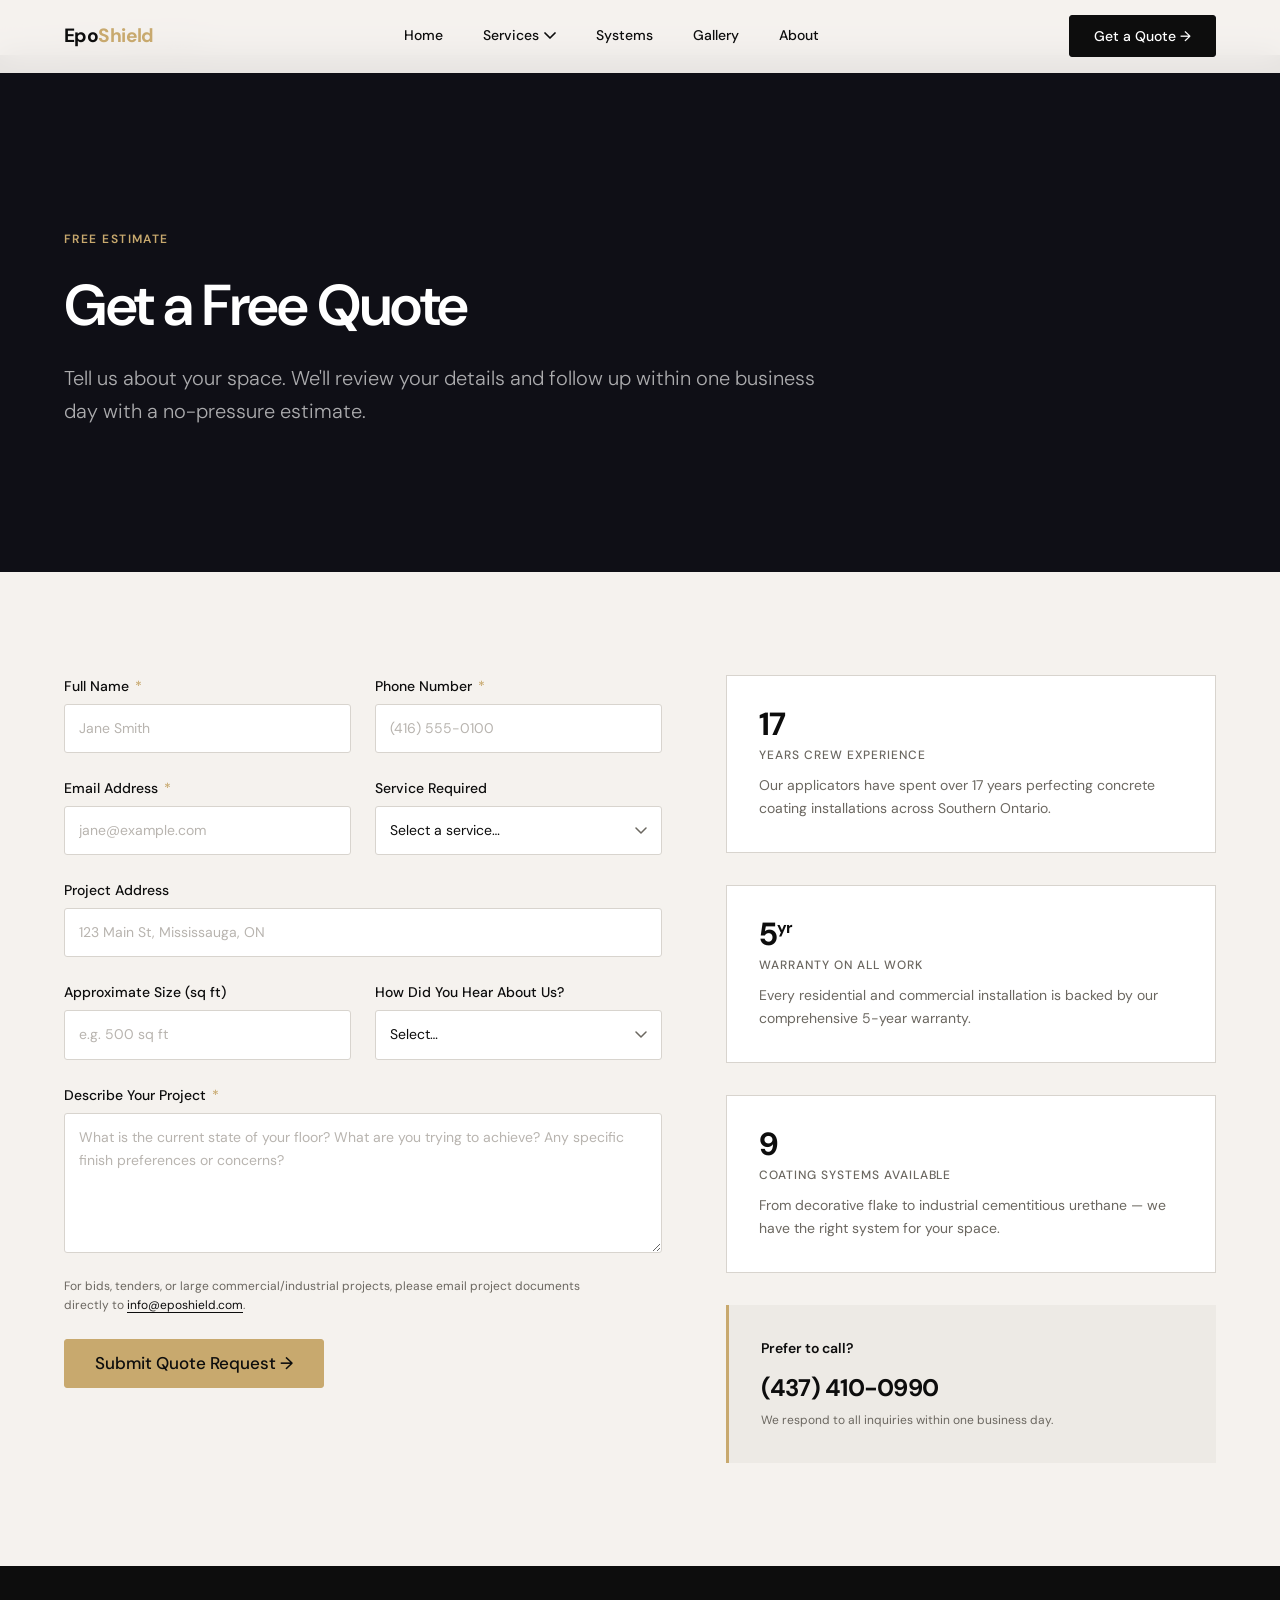
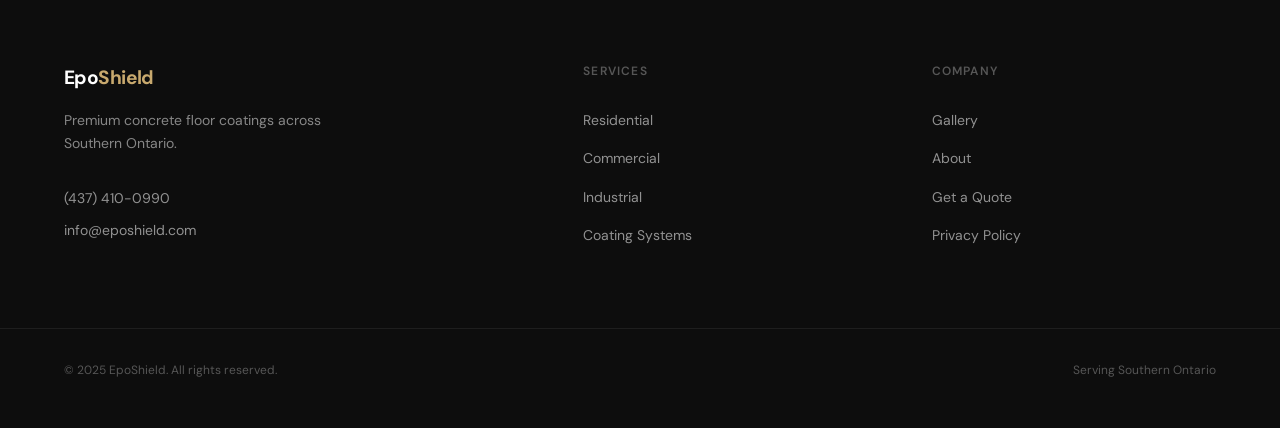
<file: get-a-quote.html>
<!DOCTYPE html>
<html lang="en">
<head>
  <meta charset="UTF-8">
  <meta name="viewport" content="width=device-width, initial-scale=1.0">
  <meta name="theme-color" content="#0F0F16">
  <link rel="icon" href="/favicon.svg" type="image/svg+xml">
  <title>Get a Free Quote | EpoShield — Epoxy Flooring Southern Ontario</title>
  <meta name="description" content="Request a free, no-pressure estimate for epoxy flooring installation in Southern Ontario. EpoShield serves residential, commercial, and industrial clients. (437) 410-0990.">
  <meta name="robots" content="index, follow">
  <link rel="canonical" href="https://www.eposhield.com/get-a-quote">

  <link rel="preconnect" href="https://fonts.googleapis.com">
  <link rel="preconnect" href="https://fonts.gstatic.com" crossorigin>
  <link rel="stylesheet" href="https://fonts.googleapis.com/css2?family=DM+Sans:opsz,wght@9..40,300;9..40,400;9..40,500;9..40,600;9..40,700&display=swap">
  <link rel="stylesheet" href="css/main.css">
  <link rel="stylesheet" href="css/layout.css">
  <link rel="stylesheet" href="css/components.css">
  <link rel="stylesheet" href="css/animations.css">
  <script type="application/ld+json">{"@context":"https://schema.org","@type":"BreadcrumbList","itemListElement":[{"@type":"ListItem","position":1,"name":"Home","item":"https://www.eposhield.com/"},{"@type":"ListItem","position":2,"name":"Get a Quote","item":"https://www.eposhield.com/get-a-quote"}]}</script>
</head>
<body class="page-quote">

  <a href="#main" class="skip-nav">Skip to main content</a>

  <header>
    <nav class="nav" aria-label="Main navigation">
      <div class="nav__inner">
        <a href="/" class="nav__logo">Epo<span>Shield</span></a>
        <div class="nav__links">
          <a href="/" class="nav__link">Home</a>
          <div class="nav__dropdown">
            <button class="nav__dropdown-trigger" aria-haspopup="true" aria-expanded="false">
              Services
              <svg viewBox="0 0 12 8" aria-hidden="true"><path d="M1 1l5 5 5-5" stroke-linecap="round" stroke-linejoin="round"/></svg>
            </button>
            <div class="nav__dropdown-menu" role="menu">
              <a href="/residential-epoxy-flooring" class="nav__dropdown-link" role="menuitem">Residential Epoxy Flooring</a>
              <a href="/commercial-epoxy-flooring"  class="nav__dropdown-link" role="menuitem">Commercial Epoxy Flooring</a>
              <a href="/industrial-epoxy-flooring"    class="nav__dropdown-link" role="menuitem">Industrial Epoxy Flooring</a>
              <a href="/institutional-epoxy-flooring" class="nav__dropdown-link" role="menuitem">Institutional Epoxy Flooring</a>
            </div>
          </div>
          <a href="/coating-systems" class="nav__link">Systems</a>
          <a href="/gallery"         class="nav__link">Gallery</a>
          <a href="/about"           class="nav__link">About</a>
        </div>
        <a href="/get-a-quote" class="btn btn--dark nav__cta" aria-current="page">Get a Quote →</a>
        <button class="nav__toggle" aria-expanded="false" aria-controls="mobile-menu" aria-label="Open navigation menu">
          <span aria-hidden="true"></span>
          <span aria-hidden="true"></span>
          <span aria-hidden="true"></span>
        </button>
      </div>
    </nav>
    <div class="nav__mobile" id="mobile-menu" role="dialog" aria-modal="true" aria-label="Navigation">
      <a href="/"                           class="nav__mobile-link">Home</a>
      <a href="/residential-epoxy-flooring" class="nav__mobile-link">Residential Flooring</a>
      <a href="/commercial-epoxy-flooring"  class="nav__mobile-link">Commercial Flooring</a>
      <a href="/industrial-epoxy-flooring"    class="nav__mobile-link">Industrial Flooring</a>
      <a href="/institutional-epoxy-flooring" class="nav__mobile-link">Institutional Flooring</a>
      <a href="/coating-systems"              class="nav__mobile-link">Coating Systems</a>
      <a href="/gallery"                    class="nav__mobile-link">Gallery</a>
      <a href="/about"                      class="nav__mobile-link">About</a>
      <div class="nav__mobile-cta">
        <a href="/get-a-quote" class="btn btn--primary btn--lg btn--full" aria-current="page">Get a Free Quote →</a>
      </div>
    </div>
  </header>

  <main id="main">

    <div class="container">
      <nav class="breadcrumb" aria-label="Breadcrumb">
        <ol class="breadcrumb__list">
          <li class="breadcrumb__item"><a href="/">Home</a></li>
          <li class="breadcrumb__item" aria-current="page">Get a Quote</li>
        </ol>
      </nav>
    </div>

    <!-- Page Hero -->
    <section class="page-hero" aria-labelledby="quote-heading">
      <div class="container">
        <span class="section-label">Free Estimate</span>
        <h1 id="quote-heading">Get a Free Quote</h1>
        <p class="lead">Tell us about your space. We'll review your details and follow up within one business day with a no-pressure estimate.</p>
      </div>
    </section>

    <!-- Quote Form + Trust Sidebar -->
    <section class="section" aria-labelledby="form-heading">
      <div class="container">
        <div class="grid-split grid-split--wide">

          <!-- Form -->
          <div>
            <h2 id="form-heading" class="sr-only">Quote Request Form</h2>
            <form
              action="https://formspree.io/f/REPLACE_WITH_YOUR_FORMSPREE_ID"
              method="POST"
              novalidate
              class="quote-form"
              aria-label="Quote request form"
              style="display: flex; flex-direction: column; gap: var(--s-3);"
            >
              <!-- Honeypot -->
              <input type="text" name="_gotcha" style="display:none" tabindex="-1" autocomplete="off">
              <input type="hidden" name="_subject" value="New Quote Request — EpoShield">

              <div class="form-grid">
                <div class="form-group">
                  <label class="form-label" for="name">Full Name <span class="req" aria-hidden="true">*</span></label>
                  <input class="form-input" type="text" id="name" name="name" placeholder="Jane Smith" required autocomplete="name">
                  <span class="form-error" role="alert">Please enter your name.</span>
                </div>

                <div class="form-group">
                  <label class="form-label" for="phone">Phone Number <span class="req" aria-hidden="true">*</span></label>
                  <input class="form-input" type="tel" id="phone" name="phone" placeholder="(416) 555-0100" required autocomplete="tel">
                  <span class="form-error" role="alert">Please enter a valid phone number.</span>
                </div>

                <div class="form-group">
                  <label class="form-label" for="email">Email Address <span class="req" aria-hidden="true">*</span></label>
                  <input class="form-input" type="email" id="email" name="email" placeholder="jane@example.com" required autocomplete="email">
                  <span class="form-error" role="alert">Please enter a valid email address.</span>
                </div>

                <div class="form-group">
                  <label class="form-label" for="service">Service Required</label>
                  <select class="form-select" id="service" name="service">
                    <option value="">Select a service…</option>
                    <option value="residential">Residential Epoxy Flooring</option>
                    <option value="commercial">Commercial Floor Coating</option>
                    <option value="industrial">Industrial Floor Coating</option>
                    <option value="concrete-repair">Concrete Repair</option>
                    <option value="polished-concrete">Polished Concrete</option>
                    <option value="waterproofing">Waterproofing / Traffic Topping</option>
                    <option value="other">Other / Not Sure</option>
                  </select>
                </div>

                <div class="form-group span-2">
                  <label class="form-label" for="address">Project Address</label>
                  <input class="form-input" type="text" id="address" name="address" placeholder="123 Main St, Mississauga, ON" autocomplete="street-address">
                </div>

                <div class="form-group">
                  <label class="form-label" for="sqft">Approximate Size (sq ft)</label>
                  <input class="form-input" type="text" id="sqft" name="sqft" placeholder="e.g. 500 sq ft">
                </div>

                <div class="form-group">
                  <label class="form-label" for="source">How Did You Hear About Us?</label>
                  <select class="form-select" id="source" name="source">
                    <option value="">Select…</option>
                    <option value="google">Google Search</option>
                    <option value="referral">Referral / Word of Mouth</option>
                    <option value="social">Social Media</option>
                    <option value="signage">Job Site Signage</option>
                    <option value="other">Other</option>
                  </select>
                </div>

                <div class="form-group span-2">
                  <label class="form-label" for="details">Describe Your Project <span class="req" aria-hidden="true">*</span></label>
                  <textarea class="form-textarea" id="details" name="details" placeholder="What is the current state of your floor? What are you trying to achieve? Any specific finish preferences or concerns?" required style="min-height: 140px;"></textarea>
                  <span class="form-error" role="alert">Please describe your project.</span>
                </div>
              </div>

              <p style="font-size: var(--text-xs); color: var(--c-text-muted); line-height: 1.6;">
                For bids, tenders, or large commercial/industrial projects, please email project documents directly to
                <a href="mailto:info@eposhield.com" style="color: var(--c-text); text-decoration: underline; text-underline-offset: 3px;">info@eposhield.com</a>.
              </p>

              <button type="submit" class="btn btn--primary btn--lg" style="align-self: flex-start;">
                Submit Quote Request →
              </button>
            </form>
          </div>

          <!-- Trust sidebar -->
          <aside class="quote-trust" aria-label="Why EpoShield">
            <div class="trust-badge">
              <p class="trust-badge__num">17</p>
              <p class="trust-badge__label">Years Crew Experience</p>
              <p class="trust-badge__desc">Our applicators have spent over 17 years perfecting concrete coating installations across Southern Ontario.</p>
            </div>

            <div class="trust-badge">
              <p class="trust-badge__num">5<span style="font-size: 0.5em; vertical-align: super;">yr</span></p>
              <p class="trust-badge__label">Warranty on All Work</p>
              <p class="trust-badge__desc">Every residential and commercial installation is backed by our comprehensive 5-year warranty.</p>
            </div>

            <div class="trust-badge">
              <p class="trust-badge__num">9</p>
              <p class="trust-badge__label">Coating Systems Available</p>
              <p class="trust-badge__desc">From decorative flake to industrial cementitious urethane — we have the right system for your space.</p>
            </div>

            <div style="padding: var(--s-4); background: var(--c-bg-card); border-left: 3px solid var(--c-accent);">
              <p style="font-size: var(--text-sm); font-weight: 600; margin-bottom: var(--s-1);">Prefer to call?</p>
              <a href="tel:4374100990" style="font-size: var(--text-xl); font-weight: 700; letter-spacing: -0.03em; color: var(--c-text);">(437) 410-0990</a>
              <p style="font-size: var(--text-xs); color: var(--c-text-muted); margin-top: 4px;">We respond to all inquiries within one business day.</p>
            </div>
          </aside>

        </div>
      </div>
    </section>

  </main>

  <footer class="footer" role="contentinfo">
    <div class="footer__grid">
      <div>
        <a href="/" class="footer__logo">Epo<span>Shield</span></a>
        <p class="footer__tagline">Premium concrete floor coatings across Southern Ontario.</p>
        <div class="footer__contact">
          <a href="tel:4374100990">(437) 410-0990</a>
          <a href="mailto:info@eposhield.com">info@eposhield.com</a>
        </div>
      </div>
      <div>
        <p class="footer__heading">Services</p>
        <ul class="footer__links">
          <li><a href="/residential-epoxy-flooring">Residential</a></li>
          <li><a href="/commercial-epoxy-flooring">Commercial</a></li>
          <li><a href="/industrial-epoxy-flooring">Industrial</a></li>
          <li><a href="/coating-systems">Coating Systems</a></li>
        </ul>
      </div>
      <div>
        <p class="footer__heading">Company</p>
        <ul class="footer__links">
          <li><a href="/gallery">Gallery</a></li>
          <li><a href="/about">About</a></li>
          <li><a href="/get-a-quote">Get a Quote</a></li>
          <li><a href="/privacy-policy">Privacy Policy</a></li>
        </ul>
      </div>
    </div>
    <div class="footer__bottom">
      <p>© 2025 EpoShield. All rights reserved.</p>
      <p>Serving Southern Ontario</p>
    </div>
  </footer>

  <!-- Scroll progress -->
  <div class="scroll-progress" aria-hidden="true"></div>
  <!-- Back to top -->
  <button class="back-to-top" aria-label="Scroll back to top">
    <svg viewBox="0 0 18 18" aria-hidden="true"><path d="M9 14V4M4 9l5-5 5 5"/></svg>
  </button>

  <script src="js/nav.js"        defer></script>
  <script src="js/animations.js" defer></script>
  <script src="js/ui.js"         defer></script>
  <script src="js/form.js"       defer></script>

</body>
</html>
</file>
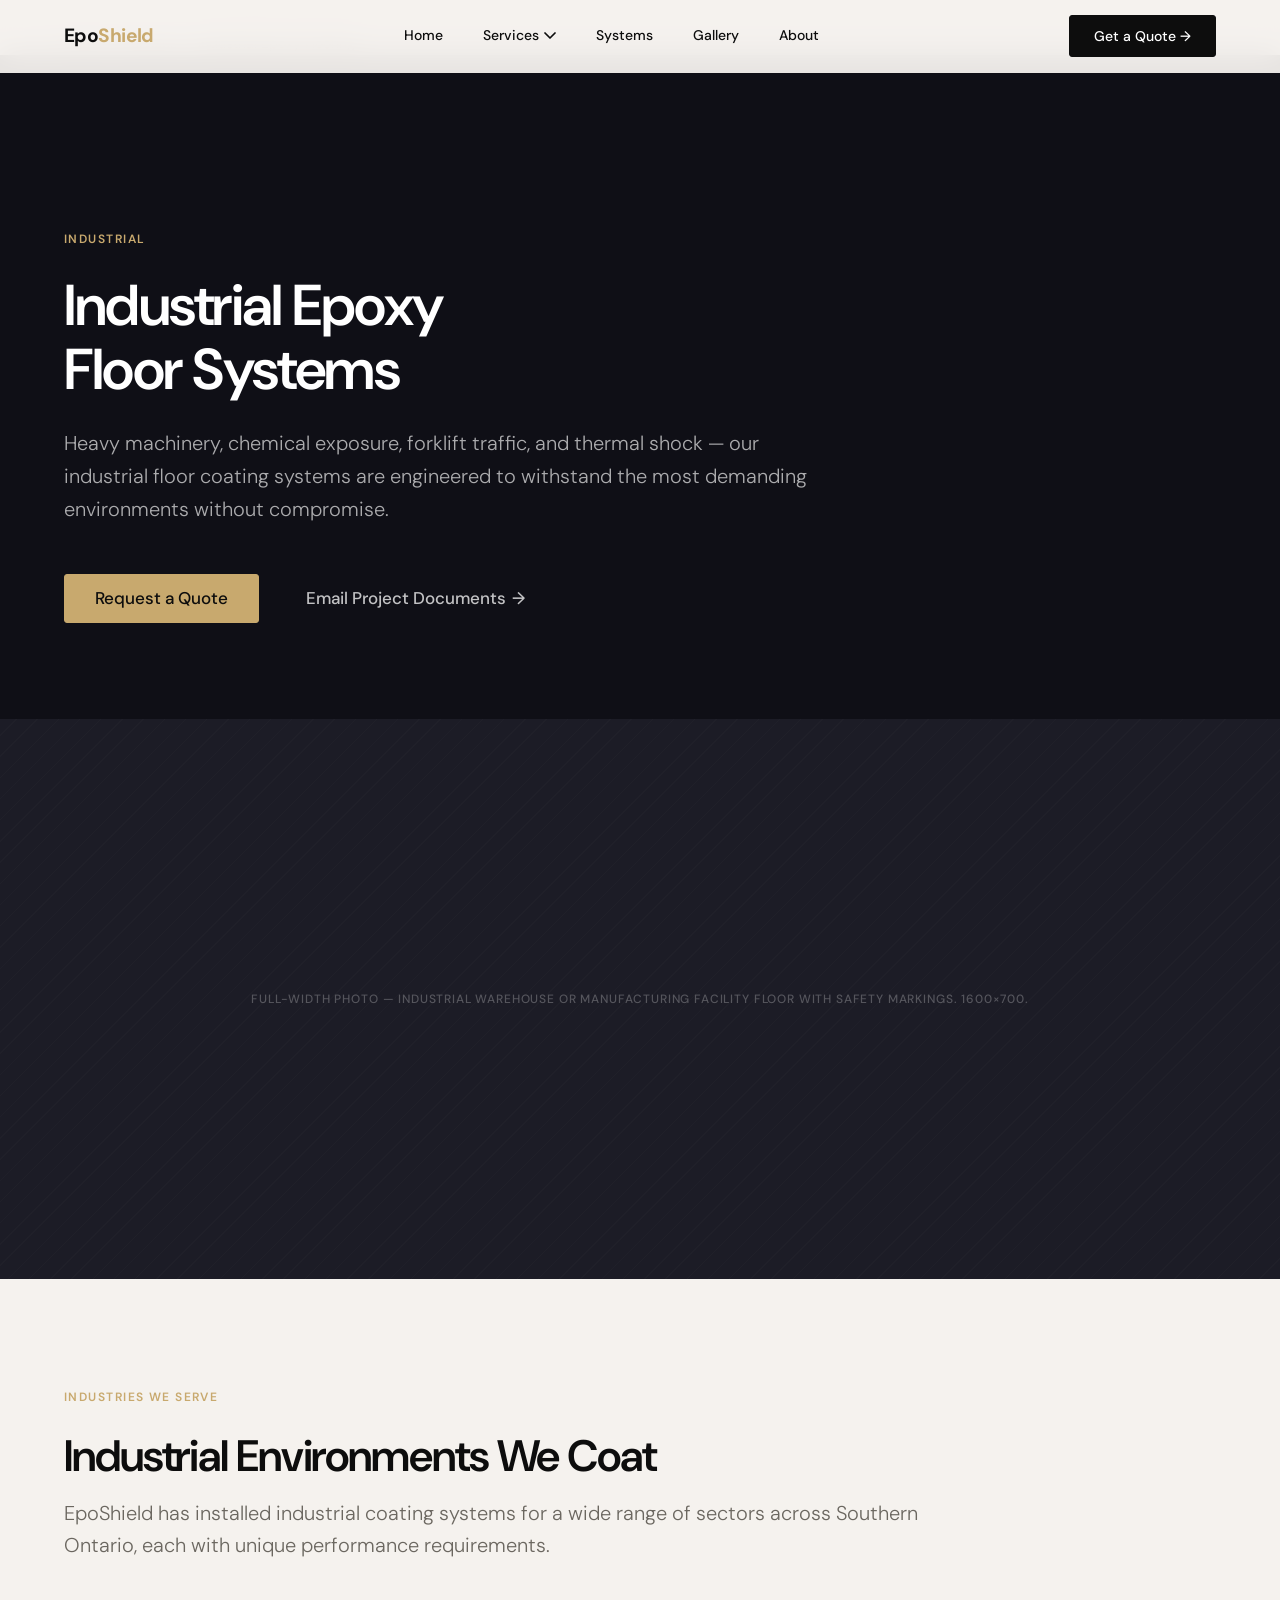
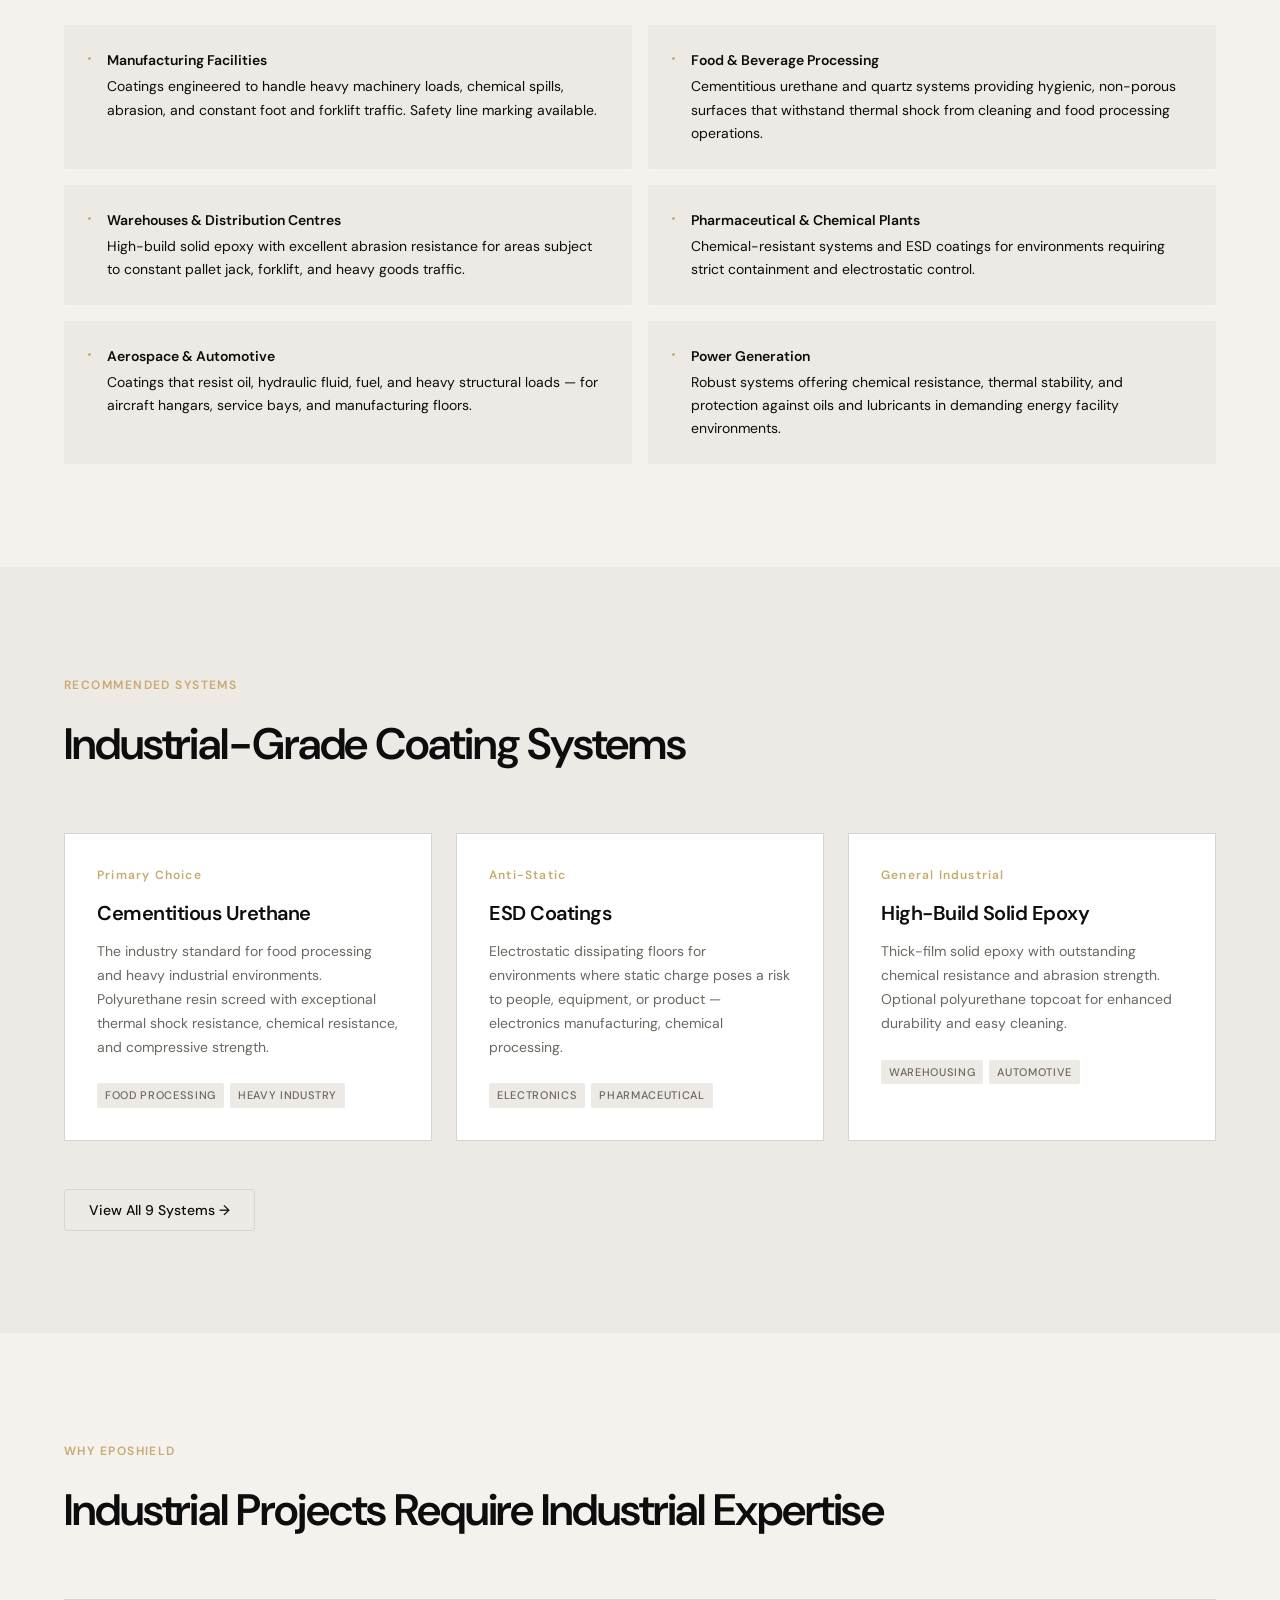
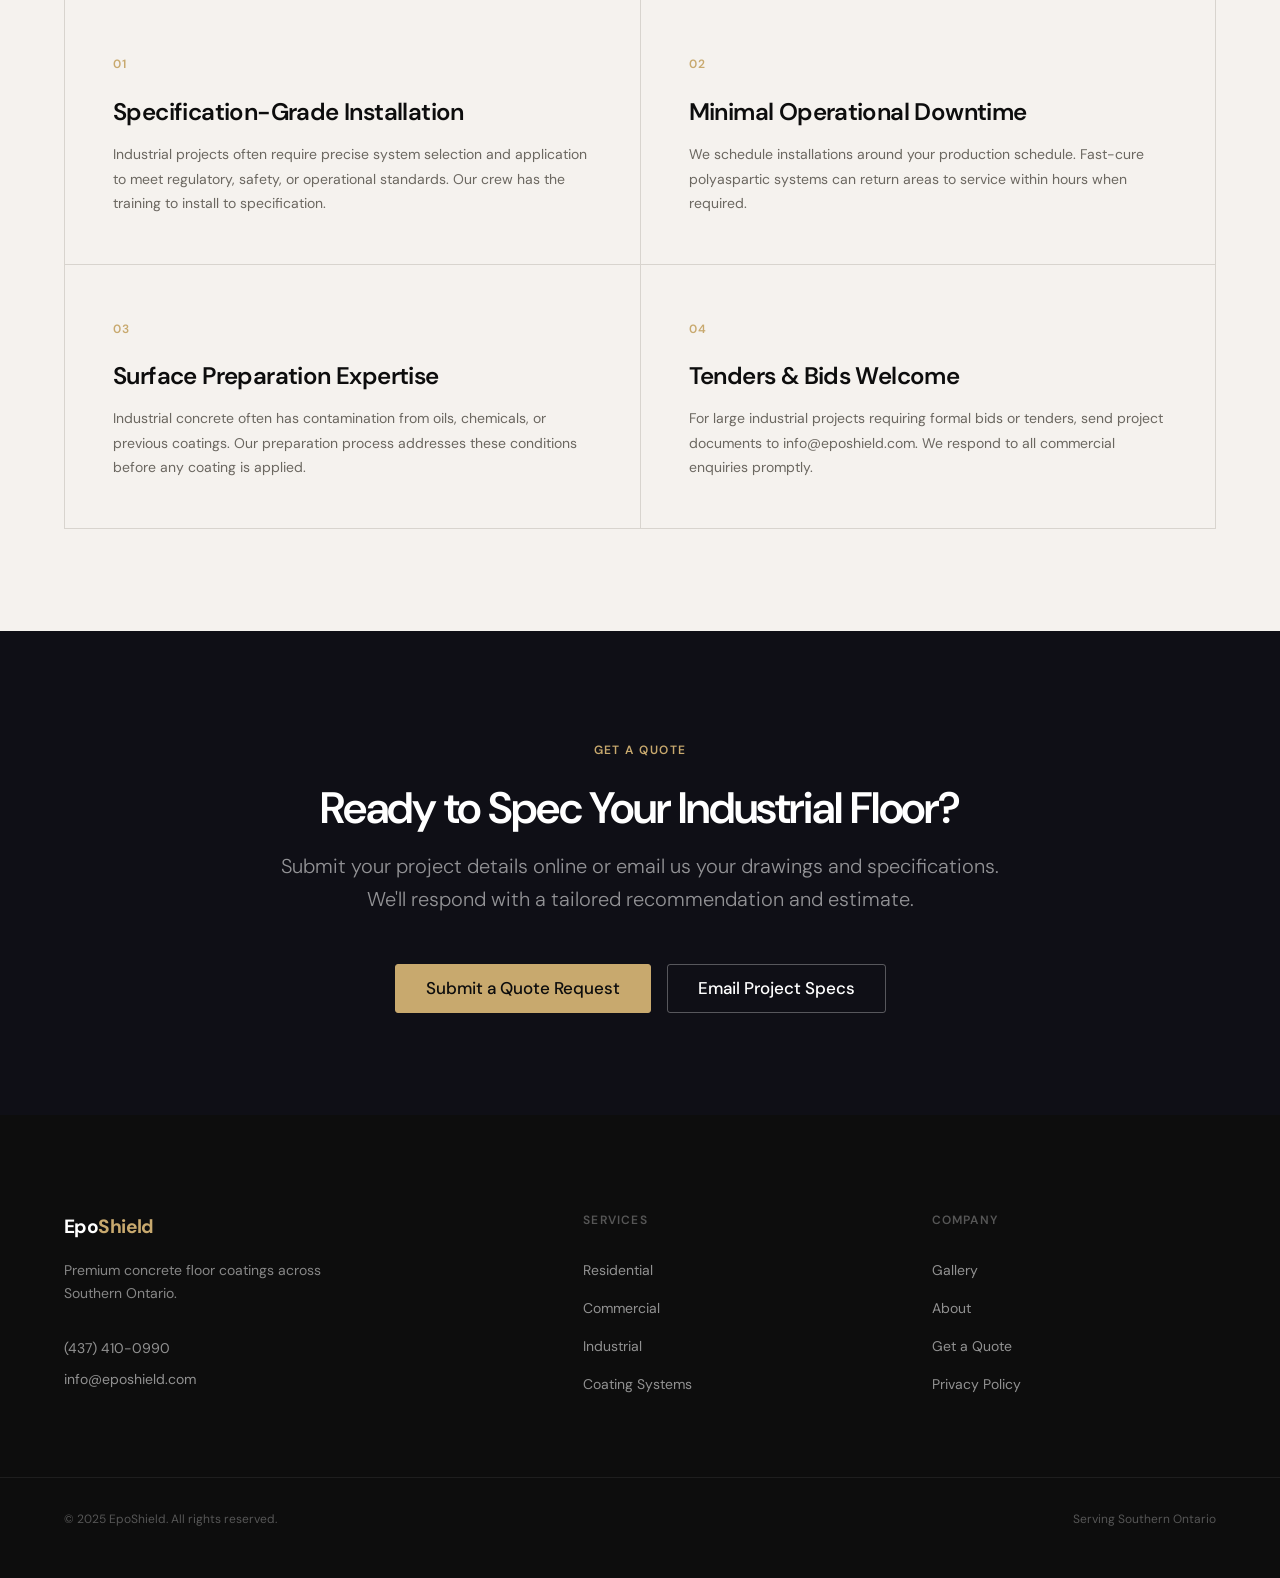
<file: industrial-epoxy-flooring.html>
<!DOCTYPE html>
<html lang="en">
<head>
  <meta charset="UTF-8">
  <meta name="viewport" content="width=device-width, initial-scale=1.0">
  <meta name="theme-color" content="#0F0F16">
  <link rel="icon" href="/favicon.svg" type="image/svg+xml">
  <title>Industrial Epoxy Flooring | EpoShield — Southern Ontario</title>
  <meta name="description" content="EpoShield installs industrial-grade epoxy and concrete coating systems for manufacturing, warehousing, food & beverage, pharmaceutical, and aerospace facilities in Southern Ontario.">
  <meta name="robots" content="index, follow">
  <link rel="canonical" href="https://www.eposhield.com/industrial-epoxy-flooring">

  <link rel="preconnect" href="https://fonts.googleapis.com">
  <link rel="preconnect" href="https://fonts.gstatic.com" crossorigin>
  <link rel="stylesheet" href="https://fonts.googleapis.com/css2?family=DM+Sans:opsz,wght@9..40,300;9..40,400;9..40,500;9..40,600;9..40,700&display=swap">
  <link rel="stylesheet" href="css/main.css">
  <link rel="stylesheet" href="css/layout.css">
  <link rel="stylesheet" href="css/components.css">
  <link rel="stylesheet" href="css/animations.css">
  <script type="application/ld+json">{"@context":"https://schema.org","@type":"BreadcrumbList","itemListElement":[{"@type":"ListItem","position":1,"name":"Home","item":"https://www.eposhield.com/"},{"@type":"ListItem","position":2,"name":"Services","item":"https://www.eposhield.com/residential-epoxy-flooring"},{"@type":"ListItem","position":3,"name":"Industrial Epoxy Flooring","item":"https://www.eposhield.com/industrial-epoxy-flooring"}]}</script>
</head>
<body>

  <a href="#main" class="skip-nav">Skip to main content</a>

  <header>
    <nav class="nav" aria-label="Main navigation">
      <div class="nav__inner">
        <a href="/" class="nav__logo">Epo<span>Shield</span></a>
        <div class="nav__links">
          <a href="/" class="nav__link">Home</a>
          <div class="nav__dropdown">
            <button class="nav__dropdown-trigger" aria-haspopup="true" aria-expanded="false">
              Services
              <svg viewBox="0 0 12 8" aria-hidden="true"><path d="M1 1l5 5 5-5" stroke-linecap="round" stroke-linejoin="round"/></svg>
            </button>
            <div class="nav__dropdown-menu" role="menu">
              <a href="/residential-epoxy-flooring" class="nav__dropdown-link" role="menuitem">Residential Epoxy Flooring</a>
              <a href="/commercial-epoxy-flooring"  class="nav__dropdown-link" role="menuitem">Commercial Epoxy Flooring</a>
              <a href="/industrial-epoxy-flooring"    class="nav__dropdown-link" role="menuitem" aria-current="page">Industrial Epoxy Flooring</a>
              <a href="/institutional-epoxy-flooring" class="nav__dropdown-link" role="menuitem">Institutional Epoxy Flooring</a>
            </div>
          </div>
          <a href="/coating-systems" class="nav__link">Systems</a>
          <a href="/gallery"         class="nav__link">Gallery</a>
          <a href="/about"           class="nav__link">About</a>
        </div>
        <a href="/get-a-quote" class="btn btn--dark nav__cta">Get a Quote →</a>
        <button class="nav__toggle" aria-expanded="false" aria-controls="mobile-menu" aria-label="Open navigation menu">
          <span aria-hidden="true"></span><span aria-hidden="true"></span><span aria-hidden="true"></span>
        </button>
      </div>
    </nav>
    <div class="nav__mobile" id="mobile-menu" role="dialog" aria-modal="true" aria-label="Navigation">
      <a href="/"                           class="nav__mobile-link">Home</a>
      <a href="/residential-epoxy-flooring" class="nav__mobile-link">Residential Flooring</a>
      <a href="/commercial-epoxy-flooring"  class="nav__mobile-link">Commercial Flooring</a>
      <a href="/industrial-epoxy-flooring"    class="nav__mobile-link">Industrial Flooring</a>
      <a href="/institutional-epoxy-flooring" class="nav__mobile-link">Institutional Flooring</a>
      <a href="/coating-systems"              class="nav__mobile-link">Coating Systems</a>
      <a href="/gallery"                    class="nav__mobile-link">Gallery</a>
      <a href="/about"                      class="nav__mobile-link">About</a>
      <div class="nav__mobile-cta">
        <a href="/get-a-quote" class="btn btn--primary btn--lg btn--full">Get a Free Quote →</a>
      </div>
    </div>
  </header>

  <main id="main">

    <div class="container">
      <nav class="breadcrumb" aria-label="Breadcrumb">
        <ol class="breadcrumb__list">
          <li class="breadcrumb__item"><a href="/">Home</a></li>
          <li class="breadcrumb__item"><a href="/residential-epoxy-flooring">Services</a></li>
          <li class="breadcrumb__item" aria-current="page">Industrial Epoxy Flooring</li>
        </ol>
      </nav>
    </div>

    <section class="page-hero" aria-labelledby="ind-heading">
      <div class="container">
        <span class="section-label">Industrial</span>
        <h1 id="ind-heading">Industrial Epoxy<br>Floor Systems</h1>
        <p class="lead">Heavy machinery, chemical exposure, forklift traffic, and thermal shock — our industrial floor coating systems are engineered to withstand the most demanding environments without compromise.</p>
        <div class="page-hero__actions">
          <a href="/get-a-quote"              class="btn btn--primary btn--lg">Request a Quote</a>
          <a href="mailto:info@eposhield.com" class="btn btn--ghost-white btn--lg">Email Project Documents</a>
        </div>
      </div>
    </section>

    <div class="ph ph-dark" data-ph="FULL-WIDTH PHOTO — Industrial warehouse or manufacturing facility floor with safety markings. 1600×700." role="img" aria-label="Industrial epoxy floor by EpoShield" style="aspect-ratio: 16/7; width: 100%;"></div>

    <!-- Sectors -->
    <section class="section" aria-labelledby="ind-sectors-heading">
      <div class="container">
        <div class="section-header fade-up">
          <span class="section-label">Industries We Serve</span>
          <h2 id="ind-sectors-heading">Industrial Environments We Coat</h2>
          <p class="lead">EpoShield has installed industrial coating systems for a wide range of sectors across Southern Ontario, each with unique performance requirements.</p>
        </div>

        <div class="sector-list stagger">
          <div class="sector-item">
            <p><strong>Manufacturing Facilities</strong>Coatings engineered to handle heavy machinery loads, chemical spills, abrasion, and constant foot and forklift traffic. Safety line marking available.</p>
          </div>
          <div class="sector-item">
            <p><strong>Food &amp; Beverage Processing</strong>Cementitious urethane and quartz systems providing hygienic, non-porous surfaces that withstand thermal shock from cleaning and food processing operations.</p>
          </div>
          <div class="sector-item">
            <p><strong>Warehouses &amp; Distribution Centres</strong>High-build solid epoxy with excellent abrasion resistance for areas subject to constant pallet jack, forklift, and heavy goods traffic.</p>
          </div>
          <div class="sector-item">
            <p><strong>Pharmaceutical &amp; Chemical Plants</strong>Chemical-resistant systems and ESD coatings for environments requiring strict containment and electrostatic control.</p>
          </div>
          <div class="sector-item">
            <p><strong>Aerospace &amp; Automotive</strong>Coatings that resist oil, hydraulic fluid, fuel, and heavy structural loads — for aircraft hangars, service bays, and manufacturing floors.</p>
          </div>
          <div class="sector-item">
            <p><strong>Power Generation</strong>Robust systems offering chemical resistance, thermal stability, and protection against oils and lubricants in demanding energy facility environments.</p>
          </div>
        </div>
      </div>
    </section>

    <!-- Systems -->
    <section class="section section--card" aria-labelledby="ind-systems-heading">
      <div class="container">
        <div class="section-header fade-up">
          <span class="section-label">Recommended Systems</span>
          <h2 id="ind-systems-heading">Industrial-Grade Coating Systems</h2>
        </div>
        <div class="system-grid stagger">
          <article class="system-card">
            <p class="system-card__num">Primary Choice</p>
            <h3>Cementitious Urethane</h3>
            <p class="system-card__desc">The industry standard for food processing and heavy industrial environments. Polyurethane resin screed with exceptional thermal shock resistance, chemical resistance, and compressive strength.</p>
            <div class="system-card__tags"><span class="system-tag">Food Processing</span><span class="system-tag">Heavy Industry</span></div>
          </article>
          <article class="system-card">
            <p class="system-card__num">Anti-Static</p>
            <h3>ESD Coatings</h3>
            <p class="system-card__desc">Electrostatic dissipating floors for environments where static charge poses a risk to people, equipment, or product — electronics manufacturing, chemical processing.</p>
            <div class="system-card__tags"><span class="system-tag">Electronics</span><span class="system-tag">Pharmaceutical</span></div>
          </article>
          <article class="system-card">
            <p class="system-card__num">General Industrial</p>
            <h3>High-Build Solid Epoxy</h3>
            <p class="system-card__desc">Thick-film solid epoxy with outstanding chemical resistance and abrasion strength. Optional polyurethane topcoat for enhanced durability and easy cleaning.</p>
            <div class="system-card__tags"><span class="system-tag">Warehousing</span><span class="system-tag">Automotive</span></div>
          </article>
        </div>
        <div class="mt-6">
          <a href="/coating-systems" class="btn btn--outline-dark">View All 9 Systems →</a>
        </div>
      </div>
    </section>

    <!-- Why Industrial -->
    <section class="section" aria-labelledby="ind-why-heading">
      <div class="container">
        <div class="section-header fade-up">
          <span class="section-label">Why EpoShield</span>
          <h2 id="ind-why-heading">Industrial Projects Require Industrial Expertise</h2>
        </div>
        <div class="why-grid stagger">
          <div class="why-item">
            <span class="why-item__num">01</span>
            <h3>Specification-Grade Installation</h3>
            <p>Industrial projects often require precise system selection and application to meet regulatory, safety, or operational standards. Our crew has the training to install to specification.</p>
          </div>
          <div class="why-item">
            <span class="why-item__num">02</span>
            <h3>Minimal Operational Downtime</h3>
            <p>We schedule installations around your production schedule. Fast-cure polyaspartic systems can return areas to service within hours when required.</p>
          </div>
          <div class="why-item">
            <span class="why-item__num">03</span>
            <h3>Surface Preparation Expertise</h3>
            <p>Industrial concrete often has contamination from oils, chemicals, or previous coatings. Our preparation process addresses these conditions before any coating is applied.</p>
          </div>
          <div class="why-item">
            <span class="why-item__num">04</span>
            <h3>Tenders &amp; Bids Welcome</h3>
            <p>For large industrial projects requiring formal bids or tenders, send project documents to info@eposhield.com. We respond to all commercial enquiries promptly.</p>
          </div>
        </div>
      </div>
    </section>

    <section class="cta-banner" aria-labelledby="ind-cta-heading">
      <div class="container container--narrow text-center fade-up">
        <span class="section-label">Get a Quote</span>
        <h2 id="ind-cta-heading">Ready to Spec Your Industrial Floor?</h2>
        <p>Submit your project details online or email us your drawings and specifications. We'll respond with a tailored recommendation and estimate.</p>
        <div class="cta-banner__actions">
          <a href="/get-a-quote"              class="btn btn--primary btn--lg">Submit a Quote Request</a>
          <a href="mailto:info@eposhield.com" class="btn btn--outline-white btn--lg">Email Project Specs</a>
        </div>
      </div>
    </section>

  </main>

  <footer class="footer" role="contentinfo">
    <div class="footer__grid">
      <div>
        <a href="/" class="footer__logo">Epo<span>Shield</span></a>
        <p class="footer__tagline">Premium concrete floor coatings across Southern Ontario.</p>
        <div class="footer__contact">
          <a href="tel:4374100990">(437) 410-0990</a>
          <a href="mailto:info@eposhield.com">info@eposhield.com</a>
        </div>
      </div>
      <div>
        <p class="footer__heading">Services</p>
        <ul class="footer__links">
          <li><a href="/residential-epoxy-flooring">Residential</a></li>
          <li><a href="/commercial-epoxy-flooring">Commercial</a></li>
          <li><a href="/industrial-epoxy-flooring">Industrial</a></li>
          <li><a href="/coating-systems">Coating Systems</a></li>
        </ul>
      </div>
      <div>
        <p class="footer__heading">Company</p>
        <ul class="footer__links">
          <li><a href="/gallery">Gallery</a></li>
          <li><a href="/about">About</a></li>
          <li><a href="/get-a-quote">Get a Quote</a></li>
          <li><a href="/privacy-policy">Privacy Policy</a></li>
        </ul>
      </div>
    </div>
    <div class="footer__bottom">
      <p>© 2025 EpoShield. All rights reserved.</p>
      <p>Serving Southern Ontario</p>
    </div>
  </footer>

  <!-- Scroll progress -->
  <div class="scroll-progress" aria-hidden="true"></div>
  <!-- Back to top -->
  <button class="back-to-top" aria-label="Scroll back to top">
    <svg viewBox="0 0 18 18" aria-hidden="true"><path d="M9 14V4M4 9l5-5 5 5"/></svg>
  </button>
  <!-- Mobile sticky CTA bar -->
  <div class="mobile-cta-bar" role="complementary" aria-label="Quick contact">
    <a href="tel:4374100990" class="mobile-cta-bar__call" aria-label="Call EpoShield at (437) 410-0990">
      <svg viewBox="0 0 18 18" aria-hidden="true"><path d="M3 3h3l1.5 4L6 8.5a11 11 0 005.5 5.5L13 12.5l4 1.5v3a1 1 0 01-1 1A16 16 0 012 2a1 1 0 011-1z"/></svg>
      (437) 410-0990
    </a>
    <a href="/get-a-quote" class="mobile-cta-bar__quote">Get a Quote →</a>
  </div>

  <script src="js/nav.js"        defer></script>
  <script src="js/animations.js" defer></script>
  <script src="js/ui.js"         defer></script>

</body>
</html>
</file>
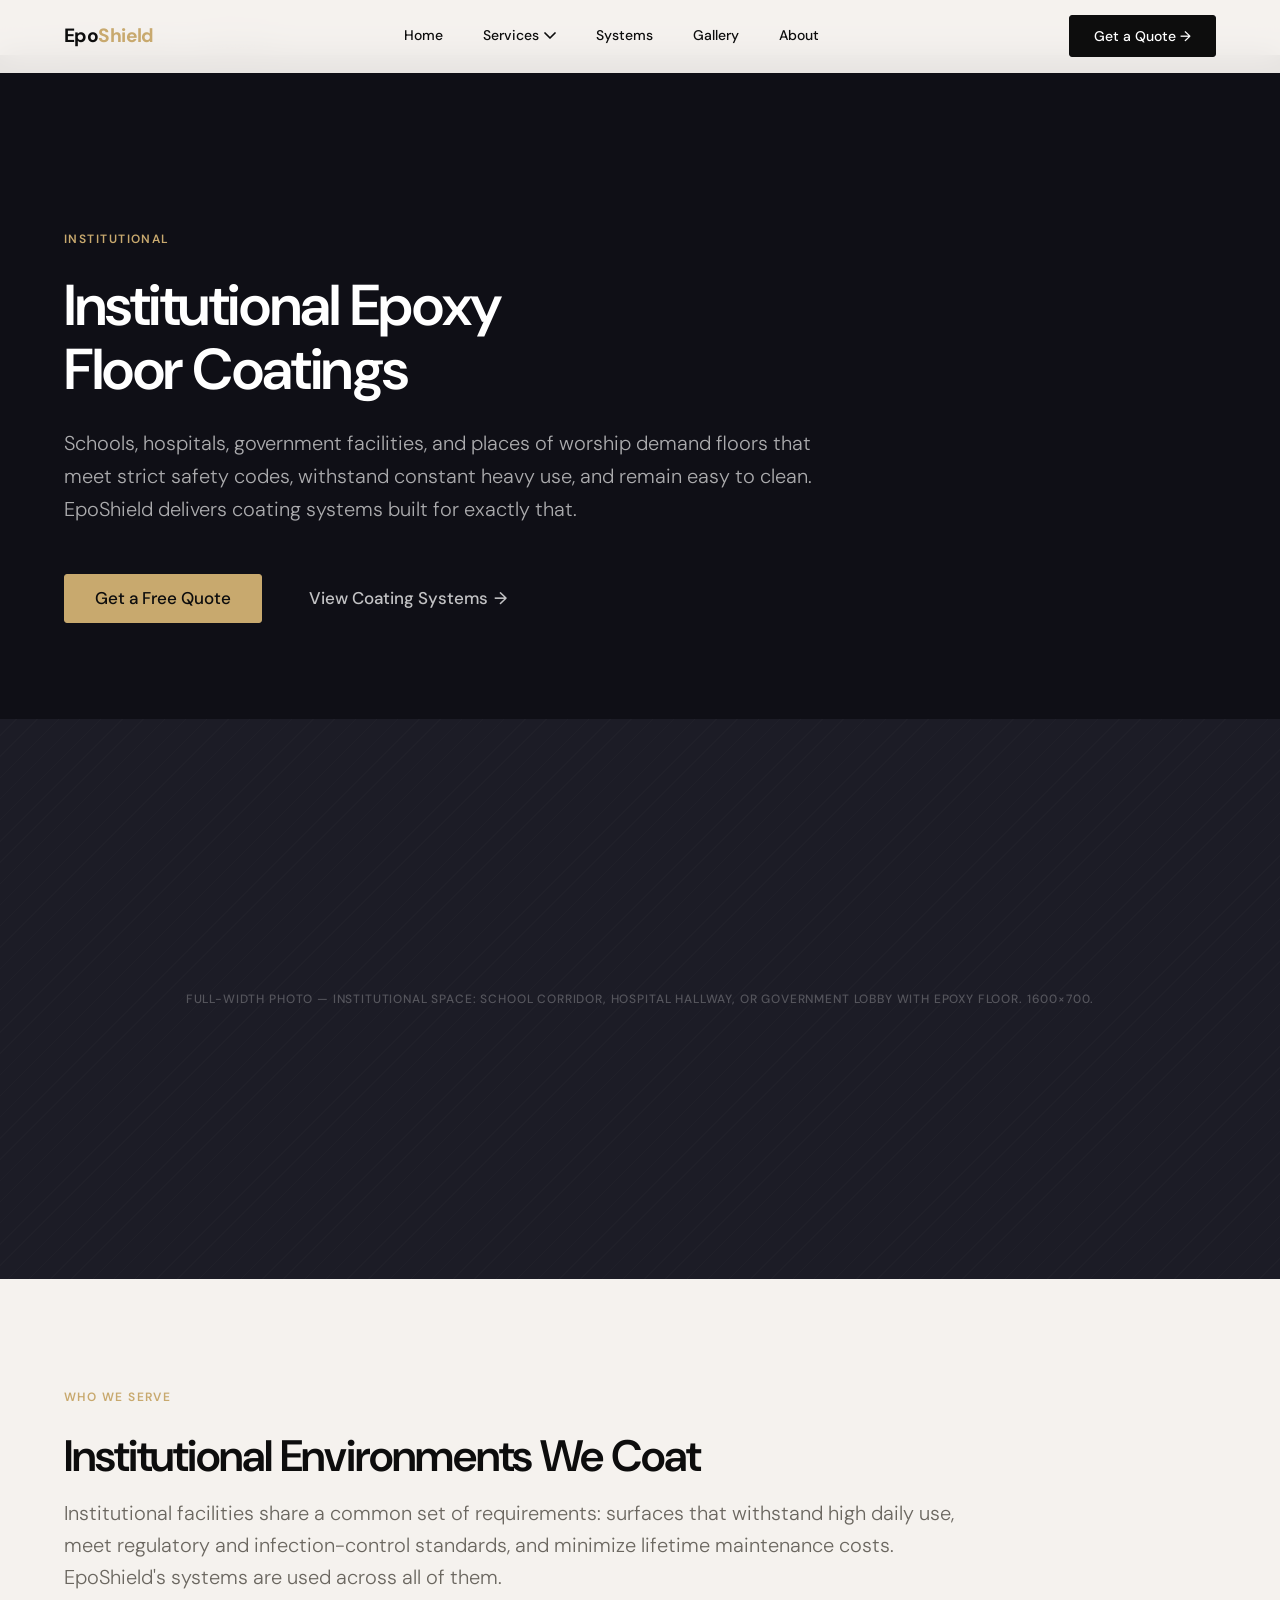
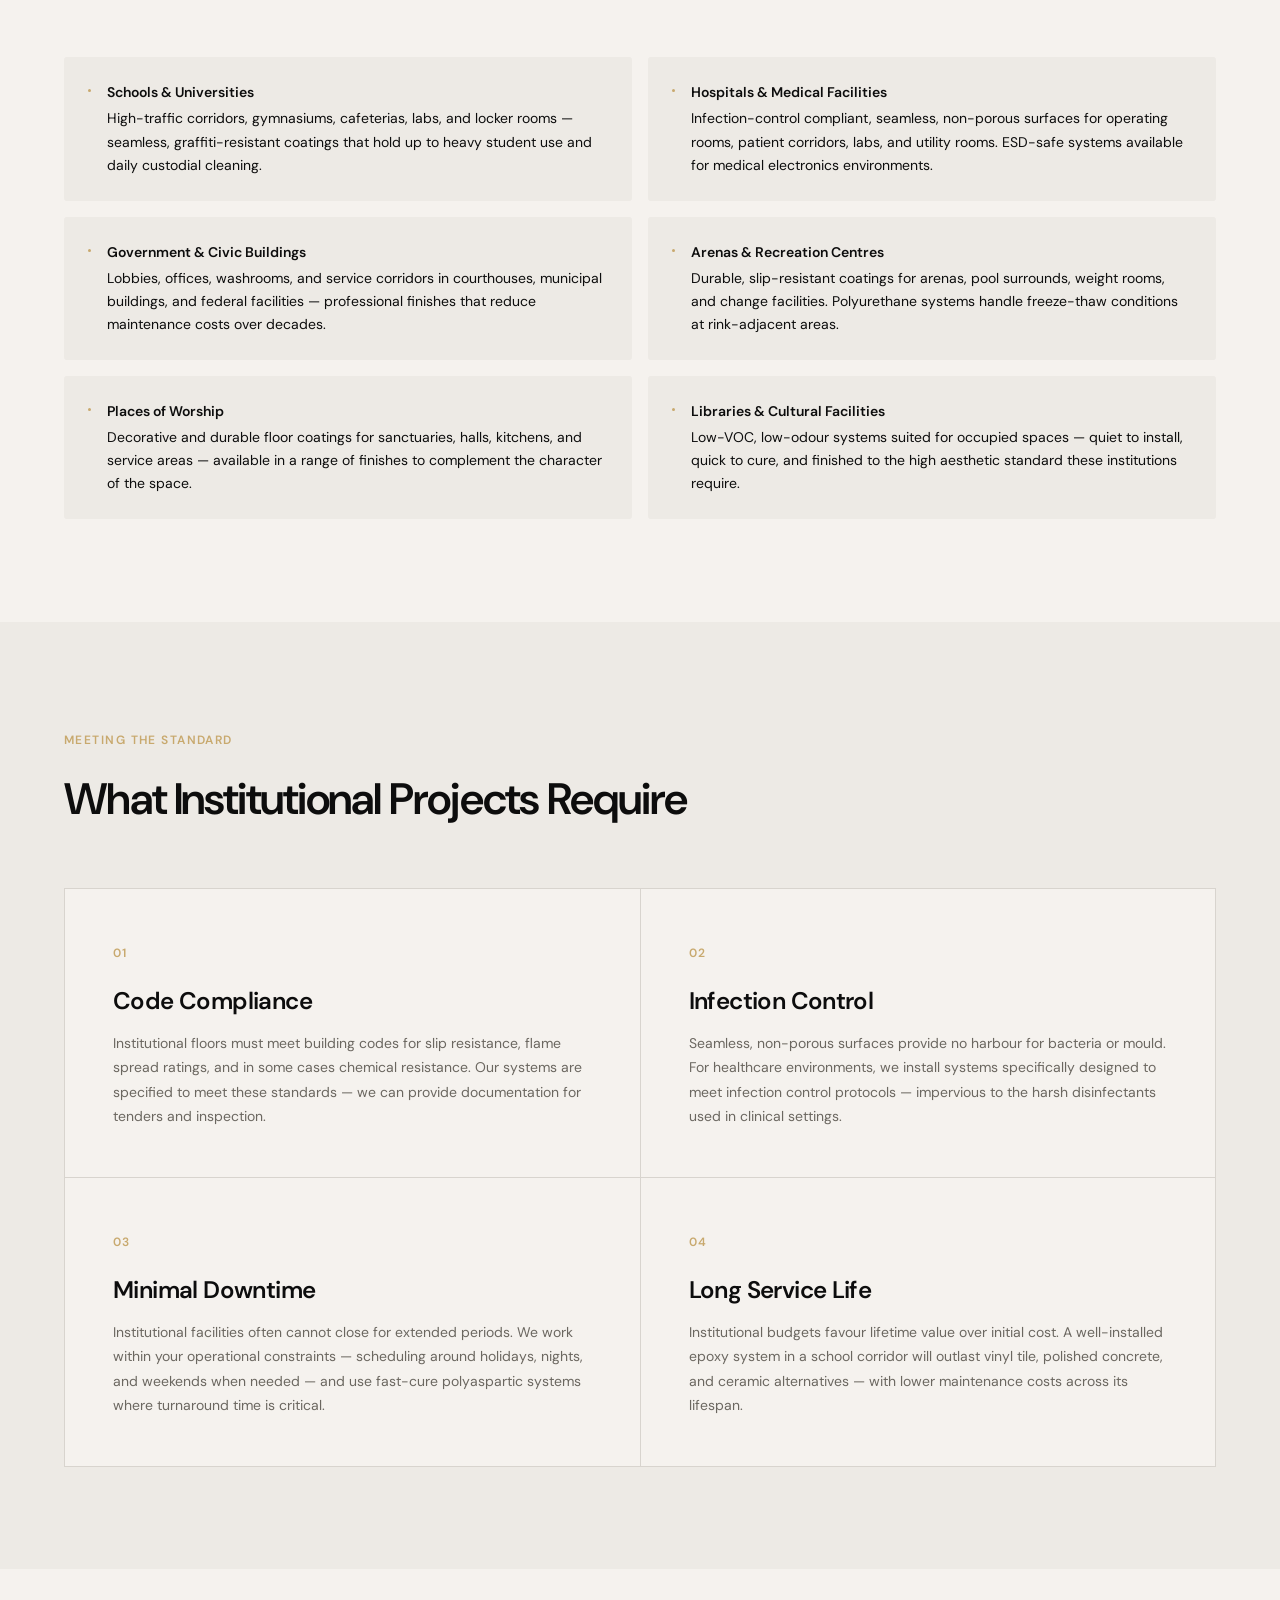
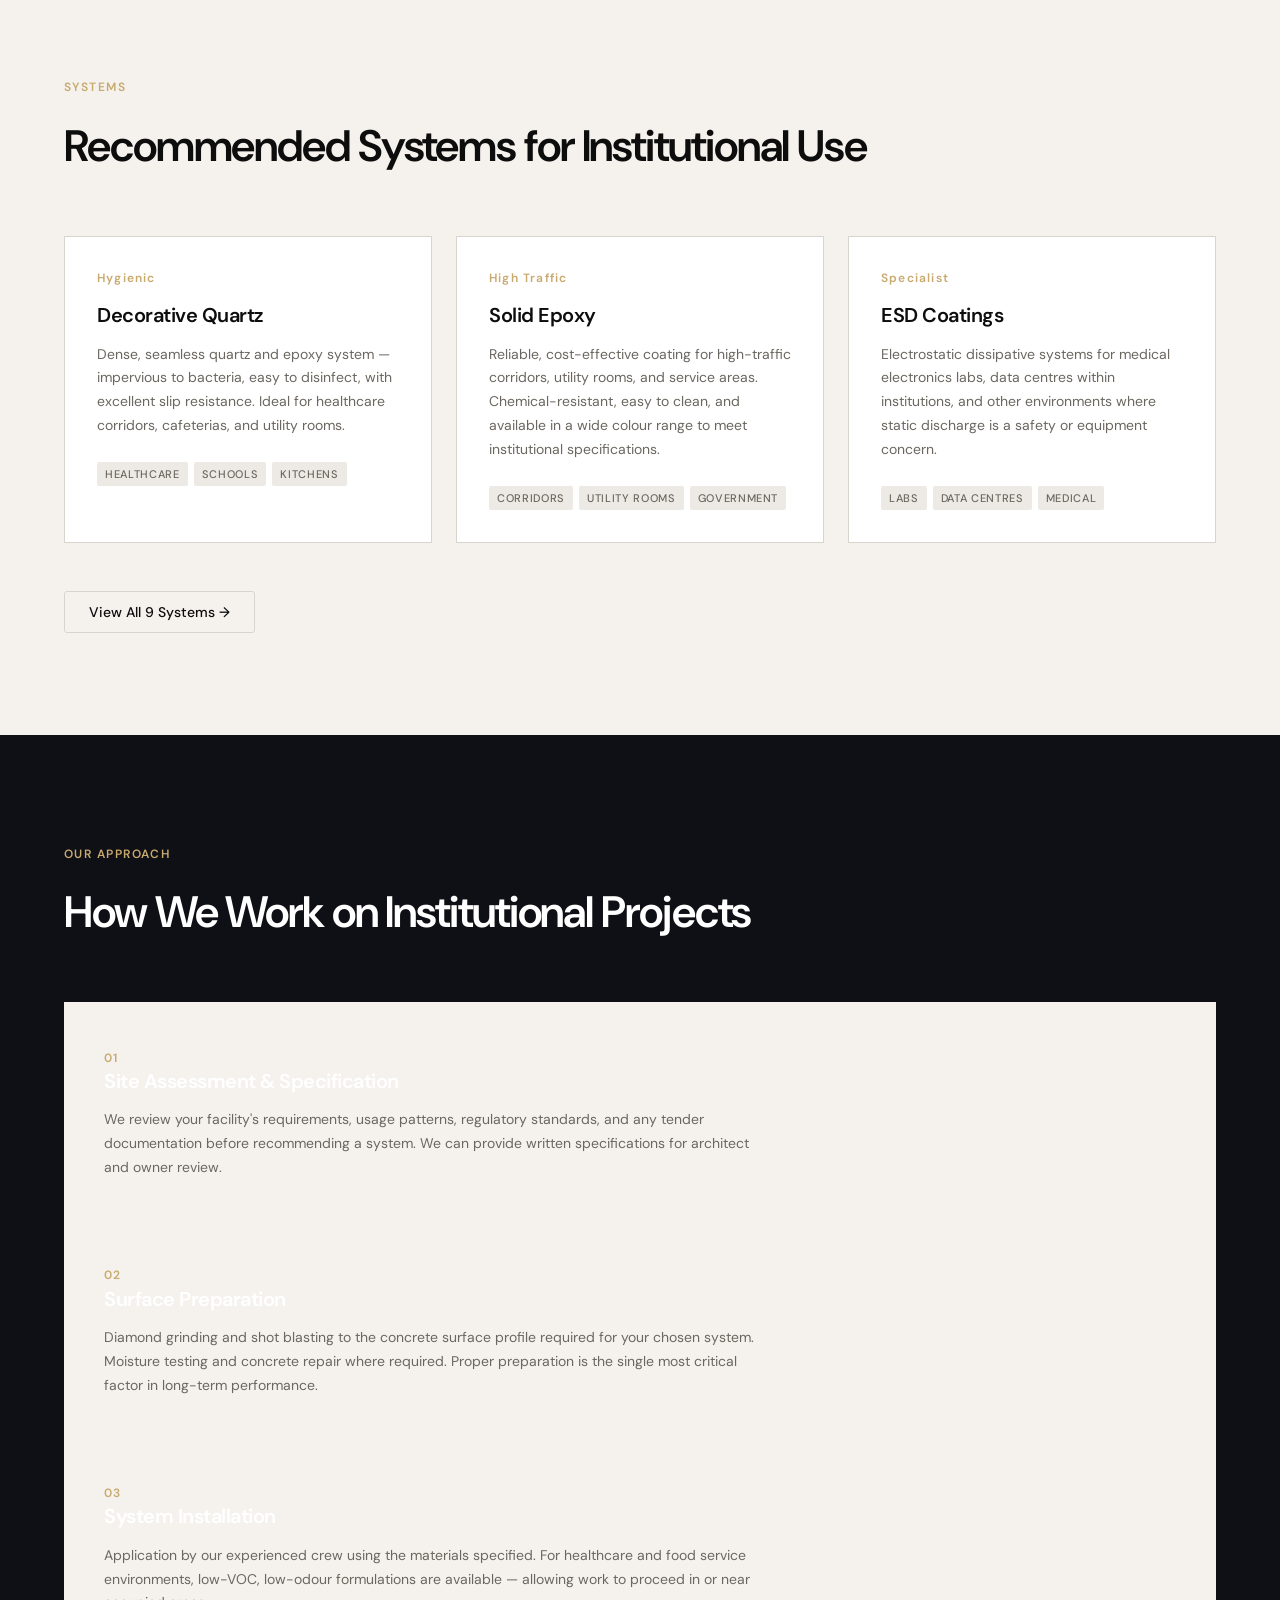
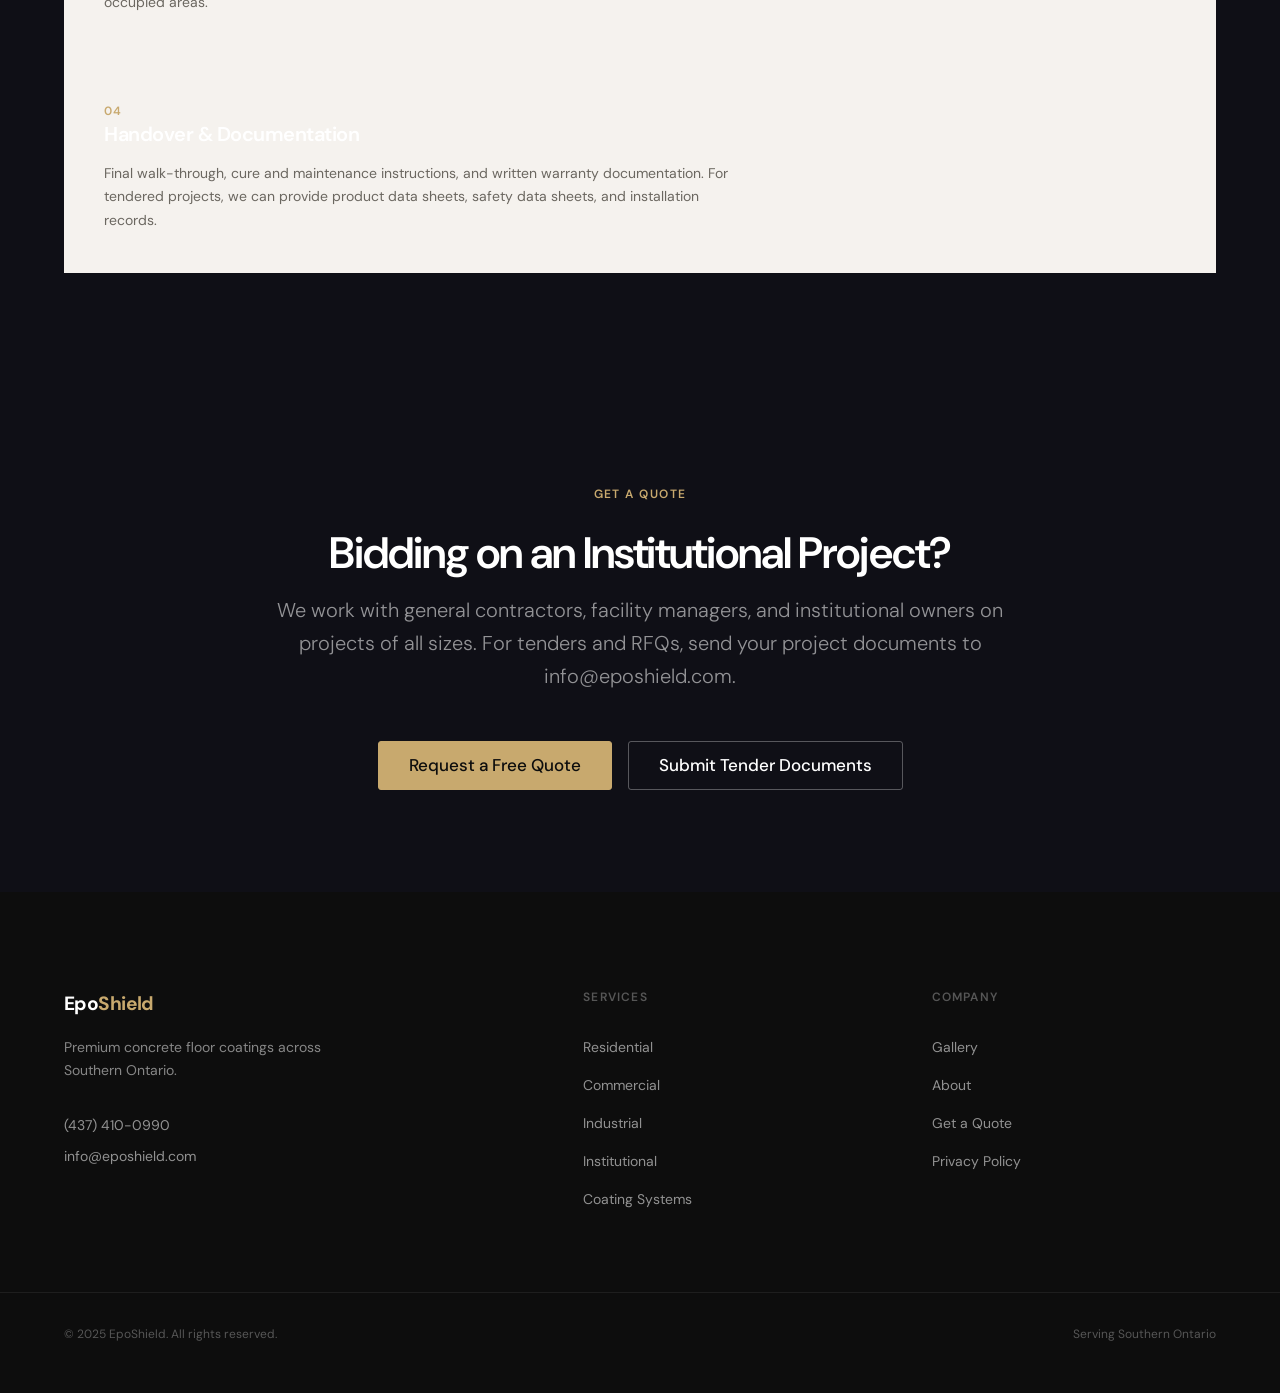
<file: institutional-epoxy-flooring.html>
<!DOCTYPE html>
<html lang="en">
<head>
  <meta charset="UTF-8">
  <meta name="viewport" content="width=device-width, initial-scale=1.0">
  <meta name="theme-color" content="#0F0F16">
  <link rel="icon" href="/favicon.svg" type="image/svg+xml">
  <title>Institutional Epoxy Flooring | EpoShield — Schools, Hospitals, Government</title>
  <meta name="description" content="EpoShield installs epoxy and concrete floor coatings for schools, hospitals, government buildings, arenas, and places of worship across Southern Ontario. Durable, safe, code-compliant.">
  <meta name="robots" content="index, follow">
  <link rel="canonical" href="https://www.eposhield.com/institutional-epoxy-flooring">

  <link rel="preconnect" href="https://fonts.googleapis.com">
  <link rel="preconnect" href="https://fonts.gstatic.com" crossorigin>
  <link rel="stylesheet" href="https://fonts.googleapis.com/css2?family=DM+Sans:opsz,wght@9..40,300;9..40,400;9..40,500;9..40,600;9..40,700&display=swap">
  <link rel="stylesheet" href="css/main.css">
  <link rel="stylesheet" href="css/layout.css">
  <link rel="stylesheet" href="css/components.css">
  <link rel="stylesheet" href="css/animations.css">

  <script type="application/ld+json">
  {
    "@context": "https://schema.org",
    "@type": "BreadcrumbList",
    "itemListElement": [
      {"@type":"ListItem","position":1,"name":"Home","item":"https://www.eposhield.com/"},
      {"@type":"ListItem","position":2,"name":"Services","item":"https://www.eposhield.com/residential-epoxy-flooring"},
      {"@type":"ListItem","position":3,"name":"Institutional Epoxy Flooring","item":"https://www.eposhield.com/institutional-epoxy-flooring"}
    ]
  }
  </script>
</head>
<body>

  <a href="#main" class="skip-nav">Skip to main content</a>

  <header>
    <nav class="nav" aria-label="Main navigation">
      <div class="nav__inner">
        <a href="/" class="nav__logo">Epo<span>Shield</span></a>
        <div class="nav__links">
          <a href="/" class="nav__link">Home</a>
          <div class="nav__dropdown">
            <button class="nav__dropdown-trigger" aria-haspopup="true" aria-expanded="false">
              Services
              <svg viewBox="0 0 12 8" aria-hidden="true"><path d="M1 1l5 5 5-5" stroke-linecap="round" stroke-linejoin="round"/></svg>
            </button>
            <div class="nav__dropdown-menu" role="menu">
              <a href="/residential-epoxy-flooring"  class="nav__dropdown-link" role="menuitem">Residential Epoxy Flooring</a>
              <a href="/commercial-epoxy-flooring"   class="nav__dropdown-link" role="menuitem">Commercial Epoxy Flooring</a>
              <a href="/industrial-epoxy-flooring"   class="nav__dropdown-link" role="menuitem">Industrial Epoxy Flooring</a>
              <a href="/institutional-epoxy-flooring" class="nav__dropdown-link" role="menuitem" aria-current="page">Institutional Epoxy Flooring</a>
            </div>
          </div>
          <a href="/coating-systems" class="nav__link">Systems</a>
          <a href="/gallery"         class="nav__link">Gallery</a>
          <a href="/about"           class="nav__link">About</a>
        </div>
        <a href="/get-a-quote" class="btn btn--dark nav__cta">Get a Quote →</a>
        <button class="nav__toggle" aria-expanded="false" aria-controls="mobile-menu" aria-label="Open navigation menu">
          <span aria-hidden="true"></span><span aria-hidden="true"></span><span aria-hidden="true"></span>
        </button>
      </div>
    </nav>
    <div class="nav__mobile" id="mobile-menu" role="dialog" aria-modal="true" aria-label="Navigation">
      <a href="/"                            class="nav__mobile-link">Home</a>
      <a href="/residential-epoxy-flooring"  class="nav__mobile-link">Residential Flooring</a>
      <a href="/commercial-epoxy-flooring"   class="nav__mobile-link">Commercial Flooring</a>
      <a href="/industrial-epoxy-flooring"   class="nav__mobile-link">Industrial Flooring</a>
      <a href="/institutional-epoxy-flooring" class="nav__mobile-link">Institutional Flooring</a>
      <a href="/coating-systems"             class="nav__mobile-link">Coating Systems</a>
      <a href="/gallery"                     class="nav__mobile-link">Gallery</a>
      <a href="/about"                       class="nav__mobile-link">About</a>
      <div class="nav__mobile-cta">
        <a href="/get-a-quote" class="btn btn--primary btn--lg btn--full">Get a Free Quote →</a>
      </div>
    </div>
  </header>

  <main id="main">

    <!-- Breadcrumb -->
    <div class="container">
      <nav class="breadcrumb" aria-label="Breadcrumb">
        <ol class="breadcrumb__list">
          <li class="breadcrumb__item"><a href="/">Home</a></li>
          <li class="breadcrumb__item"><a href="/residential-epoxy-flooring">Services</a></li>
          <li class="breadcrumb__item" aria-current="page">Institutional</li>
        </ol>
      </nav>
    </div>

    <section class="page-hero" aria-labelledby="inst-heading">
      <div class="container">
        <span class="section-label">Institutional</span>
        <h1 id="inst-heading">Institutional Epoxy<br>Floor Coatings</h1>
        <p class="lead">Schools, hospitals, government facilities, and places of worship demand floors that meet strict safety codes, withstand constant heavy use, and remain easy to clean. EpoShield delivers coating systems built for exactly that.</p>
        <div class="page-hero__actions">
          <a href="/get-a-quote" class="btn btn--primary btn--lg">Get a Free Quote</a>
          <a href="/coating-systems" class="btn btn--ghost-white btn--lg">View Coating Systems</a>
        </div>
      </div>
    </section>

    <div class="ph ph-dark" data-ph="FULL-WIDTH PHOTO — Institutional space: school corridor, hospital hallway, or government lobby with epoxy floor. 1600×700." role="img" aria-label="Institutional epoxy floor by EpoShield" style="aspect-ratio: 16/7; width: 100%;"></div>

    <!-- Sectors -->
    <section class="section" aria-labelledby="inst-sectors-heading">
      <div class="container">
        <div class="section-header fade-up">
          <span class="section-label">Who We Serve</span>
          <h2 id="inst-sectors-heading">Institutional Environments We Coat</h2>
          <p class="lead">Institutional facilities share a common set of requirements: surfaces that withstand high daily use, meet regulatory and infection-control standards, and minimize lifetime maintenance costs. EpoShield's systems are used across all of them.</p>
        </div>

        <div class="sector-list stagger">
          <div class="sector-item">
            <p><strong>Schools &amp; Universities</strong>High-traffic corridors, gymnasiums, cafeterias, labs, and locker rooms — seamless, graffiti-resistant coatings that hold up to heavy student use and daily custodial cleaning.</p>
          </div>
          <div class="sector-item">
            <p><strong>Hospitals &amp; Medical Facilities</strong>Infection-control compliant, seamless, non-porous surfaces for operating rooms, patient corridors, labs, and utility rooms. ESD-safe systems available for medical electronics environments.</p>
          </div>
          <div class="sector-item">
            <p><strong>Government &amp; Civic Buildings</strong>Lobbies, offices, washrooms, and service corridors in courthouses, municipal buildings, and federal facilities — professional finishes that reduce maintenance costs over decades.</p>
          </div>
          <div class="sector-item">
            <p><strong>Arenas &amp; Recreation Centres</strong>Durable, slip-resistant coatings for arenas, pool surrounds, weight rooms, and change facilities. Polyurethane systems handle freeze-thaw conditions at rink-adjacent areas.</p>
          </div>
          <div class="sector-item">
            <p><strong>Places of Worship</strong>Decorative and durable floor coatings for sanctuaries, halls, kitchens, and service areas — available in a range of finishes to complement the character of the space.</p>
          </div>
          <div class="sector-item">
            <p><strong>Libraries &amp; Cultural Facilities</strong>Low-VOC, low-odour systems suited for occupied spaces — quiet to install, quick to cure, and finished to the high aesthetic standard these institutions require.</p>
          </div>
        </div>
      </div>
    </section>

    <!-- Requirements / Why -->
    <section class="section section--card" aria-labelledby="inst-why-heading">
      <div class="container">
        <div class="section-header fade-up">
          <span class="section-label">Meeting the Standard</span>
          <h2 id="inst-why-heading">What Institutional Projects Require</h2>
        </div>
        <div class="why-grid stagger">
          <div class="why-item">
            <span class="why-item__num">01</span>
            <h3>Code Compliance</h3>
            <p>Institutional floors must meet building codes for slip resistance, flame spread ratings, and in some cases chemical resistance. Our systems are specified to meet these standards — we can provide documentation for tenders and inspection.</p>
          </div>
          <div class="why-item">
            <span class="why-item__num">02</span>
            <h3>Infection Control</h3>
            <p>Seamless, non-porous surfaces provide no harbour for bacteria or mould. For healthcare environments, we install systems specifically designed to meet infection control protocols — impervious to the harsh disinfectants used in clinical settings.</p>
          </div>
          <div class="why-item">
            <span class="why-item__num">03</span>
            <h3>Minimal Downtime</h3>
            <p>Institutional facilities often cannot close for extended periods. We work within your operational constraints — scheduling around holidays, nights, and weekends when needed — and use fast-cure polyaspartic systems where turnaround time is critical.</p>
          </div>
          <div class="why-item">
            <span class="why-item__num">04</span>
            <h3>Long Service Life</h3>
            <p>Institutional budgets favour lifetime value over initial cost. A well-installed epoxy system in a school corridor will outlast vinyl tile, polished concrete, and ceramic alternatives — with lower maintenance costs across its lifespan.</p>
          </div>
        </div>
      </div>
    </section>

    <!-- Recommended Systems -->
    <section class="section" aria-labelledby="inst-systems-heading">
      <div class="container">
        <div class="section-header fade-up">
          <span class="section-label">Systems</span>
          <h2 id="inst-systems-heading">Recommended Systems for Institutional Use</h2>
        </div>
        <div class="system-grid stagger">
          <article class="system-card">
            <p class="system-card__num">Hygienic</p>
            <h3>Decorative Quartz</h3>
            <p class="system-card__desc">Dense, seamless quartz and epoxy system — impervious to bacteria, easy to disinfect, with excellent slip resistance. Ideal for healthcare corridors, cafeterias, and utility rooms.</p>
            <div class="system-card__tags"><span class="system-tag">Healthcare</span><span class="system-tag">Schools</span><span class="system-tag">Kitchens</span></div>
          </article>
          <article class="system-card">
            <p class="system-card__num">High Traffic</p>
            <h3>Solid Epoxy</h3>
            <p class="system-card__desc">Reliable, cost-effective coating for high-traffic corridors, utility rooms, and service areas. Chemical-resistant, easy to clean, and available in a wide colour range to meet institutional specifications.</p>
            <div class="system-card__tags"><span class="system-tag">Corridors</span><span class="system-tag">Utility Rooms</span><span class="system-tag">Government</span></div>
          </article>
          <article class="system-card">
            <p class="system-card__num">Specialist</p>
            <h3>ESD Coatings</h3>
            <p class="system-card__desc">Electrostatic dissipative systems for medical electronics labs, data centres within institutions, and other environments where static discharge is a safety or equipment concern.</p>
            <div class="system-card__tags"><span class="system-tag">Labs</span><span class="system-tag">Data Centres</span><span class="system-tag">Medical</span></div>
          </article>
        </div>
        <div class="mt-6">
          <a href="/coating-systems" class="btn btn--outline-dark">View All 9 Systems →</a>
        </div>
      </div>
    </section>

    <!-- Process -->
    <section class="section section--dark" aria-labelledby="inst-process-heading">
      <div class="container">
        <div class="section-header section-header--light fade-up">
          <span class="section-label">Our Approach</span>
          <h2 id="inst-process-heading">How We Work on Institutional Projects</h2>
        </div>
        <div class="process-grid stagger">
          <div class="process-step">
            <span class="process-step__num">01</span>
            <h3>Site Assessment &amp; Specification</h3>
            <p>We review your facility's requirements, usage patterns, regulatory standards, and any tender documentation before recommending a system. We can provide written specifications for architect and owner review.</p>
          </div>
          <div class="process-step">
            <span class="process-step__num">02</span>
            <h3>Surface Preparation</h3>
            <p>Diamond grinding and shot blasting to the concrete surface profile required for your chosen system. Moisture testing and concrete repair where required. Proper preparation is the single most critical factor in long-term performance.</p>
          </div>
          <div class="process-step">
            <span class="process-step__num">03</span>
            <h3>System Installation</h3>
            <p>Application by our experienced crew using the materials specified. For healthcare and food service environments, low-VOC, low-odour formulations are available — allowing work to proceed in or near occupied areas.</p>
          </div>
          <div class="process-step">
            <span class="process-step__num">04</span>
            <h3>Handover &amp; Documentation</h3>
            <p>Final walk-through, cure and maintenance instructions, and written warranty documentation. For tendered projects, we can provide product data sheets, safety data sheets, and installation records.</p>
          </div>
        </div>
      </div>
    </section>

    <!-- CTA -->
    <section class="cta-banner" aria-labelledby="inst-cta-heading">
      <div class="container container--narrow text-center fade-up">
        <span class="section-label">Get a Quote</span>
        <h2 id="inst-cta-heading">Bidding on an Institutional Project?</h2>
        <p>We work with general contractors, facility managers, and institutional owners on projects of all sizes. For tenders and RFQs, send your project documents to <a href="mailto:info@eposhield.com">info@eposhield.com</a>.</p>
        <div class="cta-banner__actions">
          <a href="/get-a-quote"              class="btn btn--primary btn--lg">Request a Free Quote</a>
          <a href="mailto:info@eposhield.com" class="btn btn--outline-white btn--lg">Submit Tender Documents</a>
        </div>
      </div>
    </section>

  </main>

  <footer class="footer" role="contentinfo">
    <div class="footer__grid">
      <div>
        <a href="/" class="footer__logo">Epo<span>Shield</span></a>
        <p class="footer__tagline">Premium concrete floor coatings across Southern Ontario.</p>
        <div class="footer__contact">
          <a href="tel:4374100990">(437) 410-0990</a>
          <a href="mailto:info@eposhield.com">info@eposhield.com</a>
        </div>
      </div>
      <div>
        <p class="footer__heading">Services</p>
        <ul class="footer__links">
          <li><a href="/residential-epoxy-flooring">Residential</a></li>
          <li><a href="/commercial-epoxy-flooring">Commercial</a></li>
          <li><a href="/industrial-epoxy-flooring">Industrial</a></li>
          <li><a href="/institutional-epoxy-flooring">Institutional</a></li>
          <li><a href="/coating-systems">Coating Systems</a></li>
        </ul>
      </div>
      <div>
        <p class="footer__heading">Company</p>
        <ul class="footer__links">
          <li><a href="/gallery">Gallery</a></li>
          <li><a href="/about">About</a></li>
          <li><a href="/get-a-quote">Get a Quote</a></li>
          <li><a href="/privacy-policy">Privacy Policy</a></li>
        </ul>
      </div>
    </div>
    <div class="footer__bottom">
      <p>© 2025 EpoShield. All rights reserved.</p>
      <p>Serving Southern Ontario</p>
    </div>
  </footer>

  <!-- Scroll progress -->
  <div class="scroll-progress" aria-hidden="true"></div>
  <!-- Back to top -->
  <button class="back-to-top" aria-label="Scroll back to top">
    <svg viewBox="0 0 18 18" aria-hidden="true"><path d="M9 14V4M4 9l5-5 5 5"/></svg>
  </button>
  <!-- Mobile sticky CTA bar -->
  <div class="mobile-cta-bar" role="complementary" aria-label="Quick contact">
    <a href="tel:4374100990" class="mobile-cta-bar__call" aria-label="Call EpoShield at (437) 410-0990">
      <svg viewBox="0 0 18 18" aria-hidden="true"><path d="M3 3h3l1.5 4L6 8.5a11 11 0 005.5 5.5L13 12.5l4 1.5v3a1 1 0 01-1 1A16 16 0 012 2a1 1 0 011-1z"/></svg>
      (437) 410-0990
    </a>
    <a href="/get-a-quote" class="mobile-cta-bar__quote">Get a Quote →</a>
  </div>

  <script src="js/nav.js"        defer></script>
  <script src="js/animations.js" defer></script>
  <script src="js/ui.js"         defer></script>

</body>
</html>
</file>
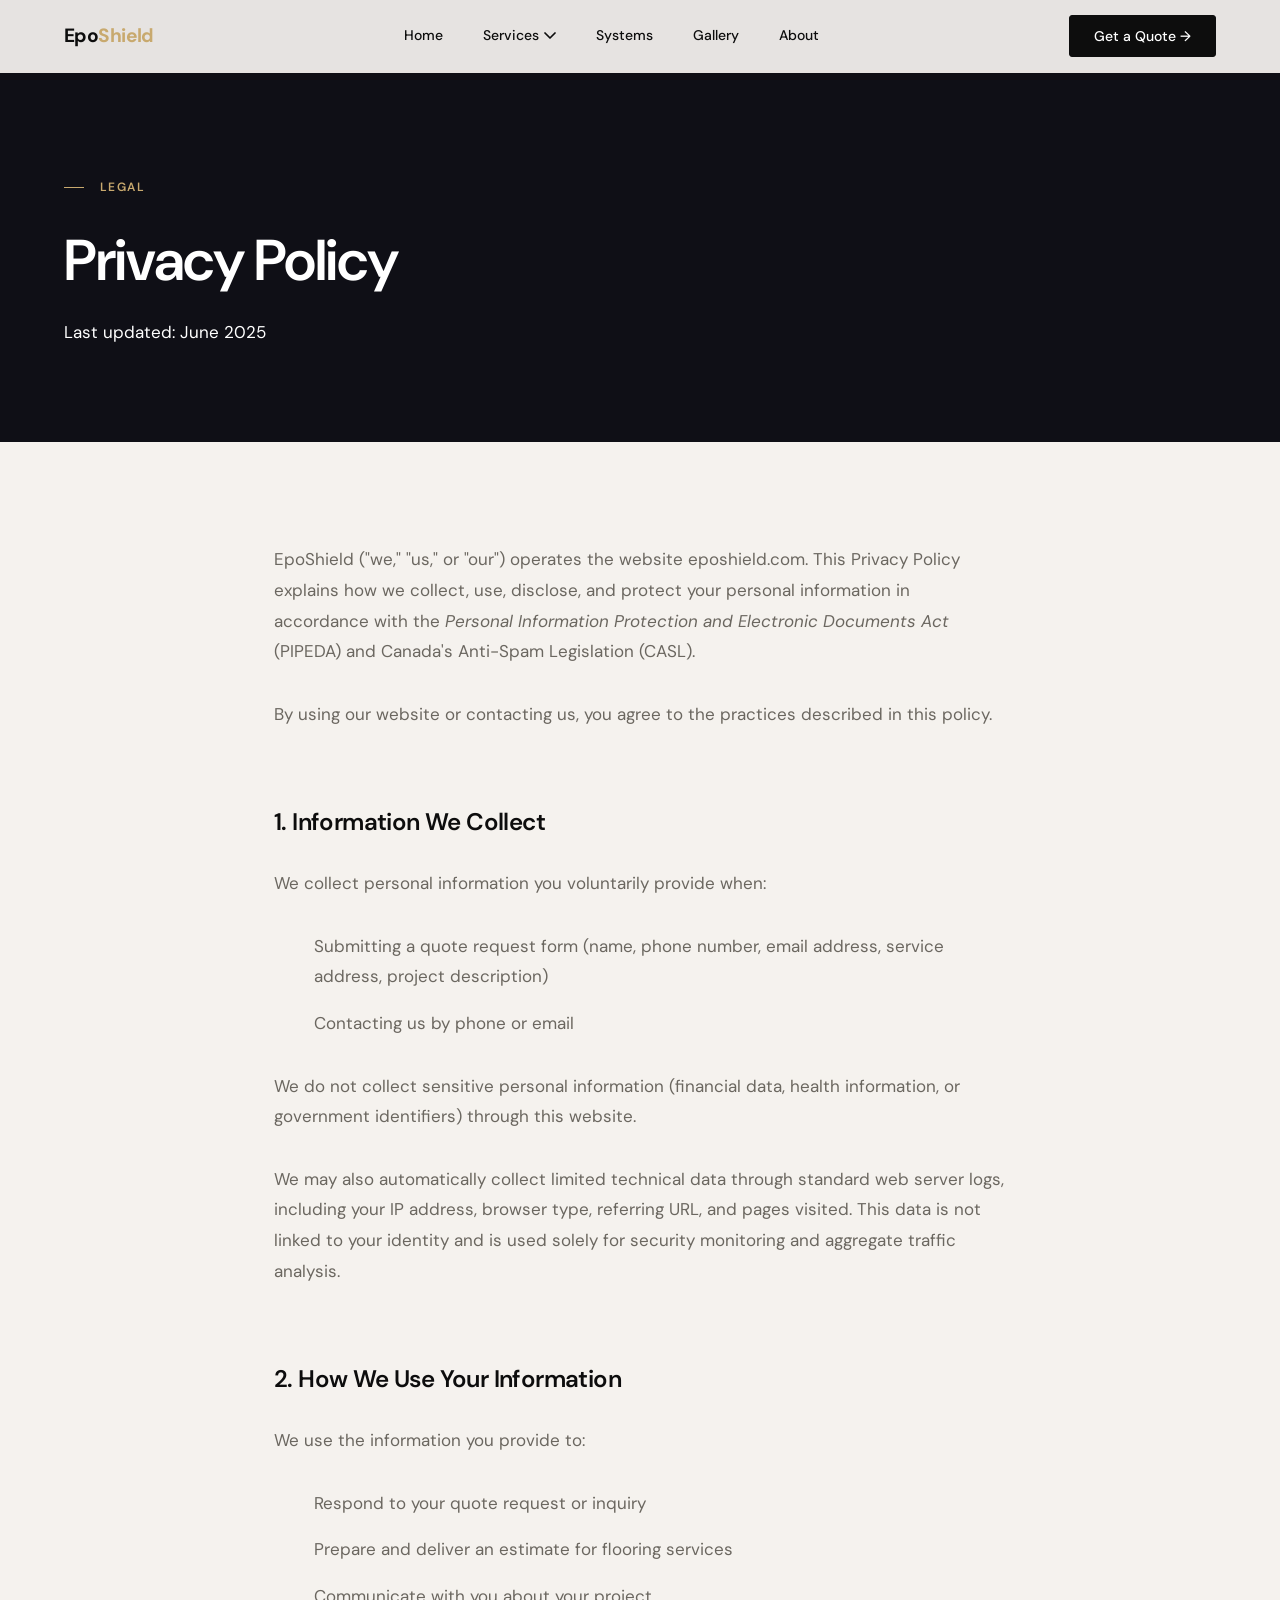
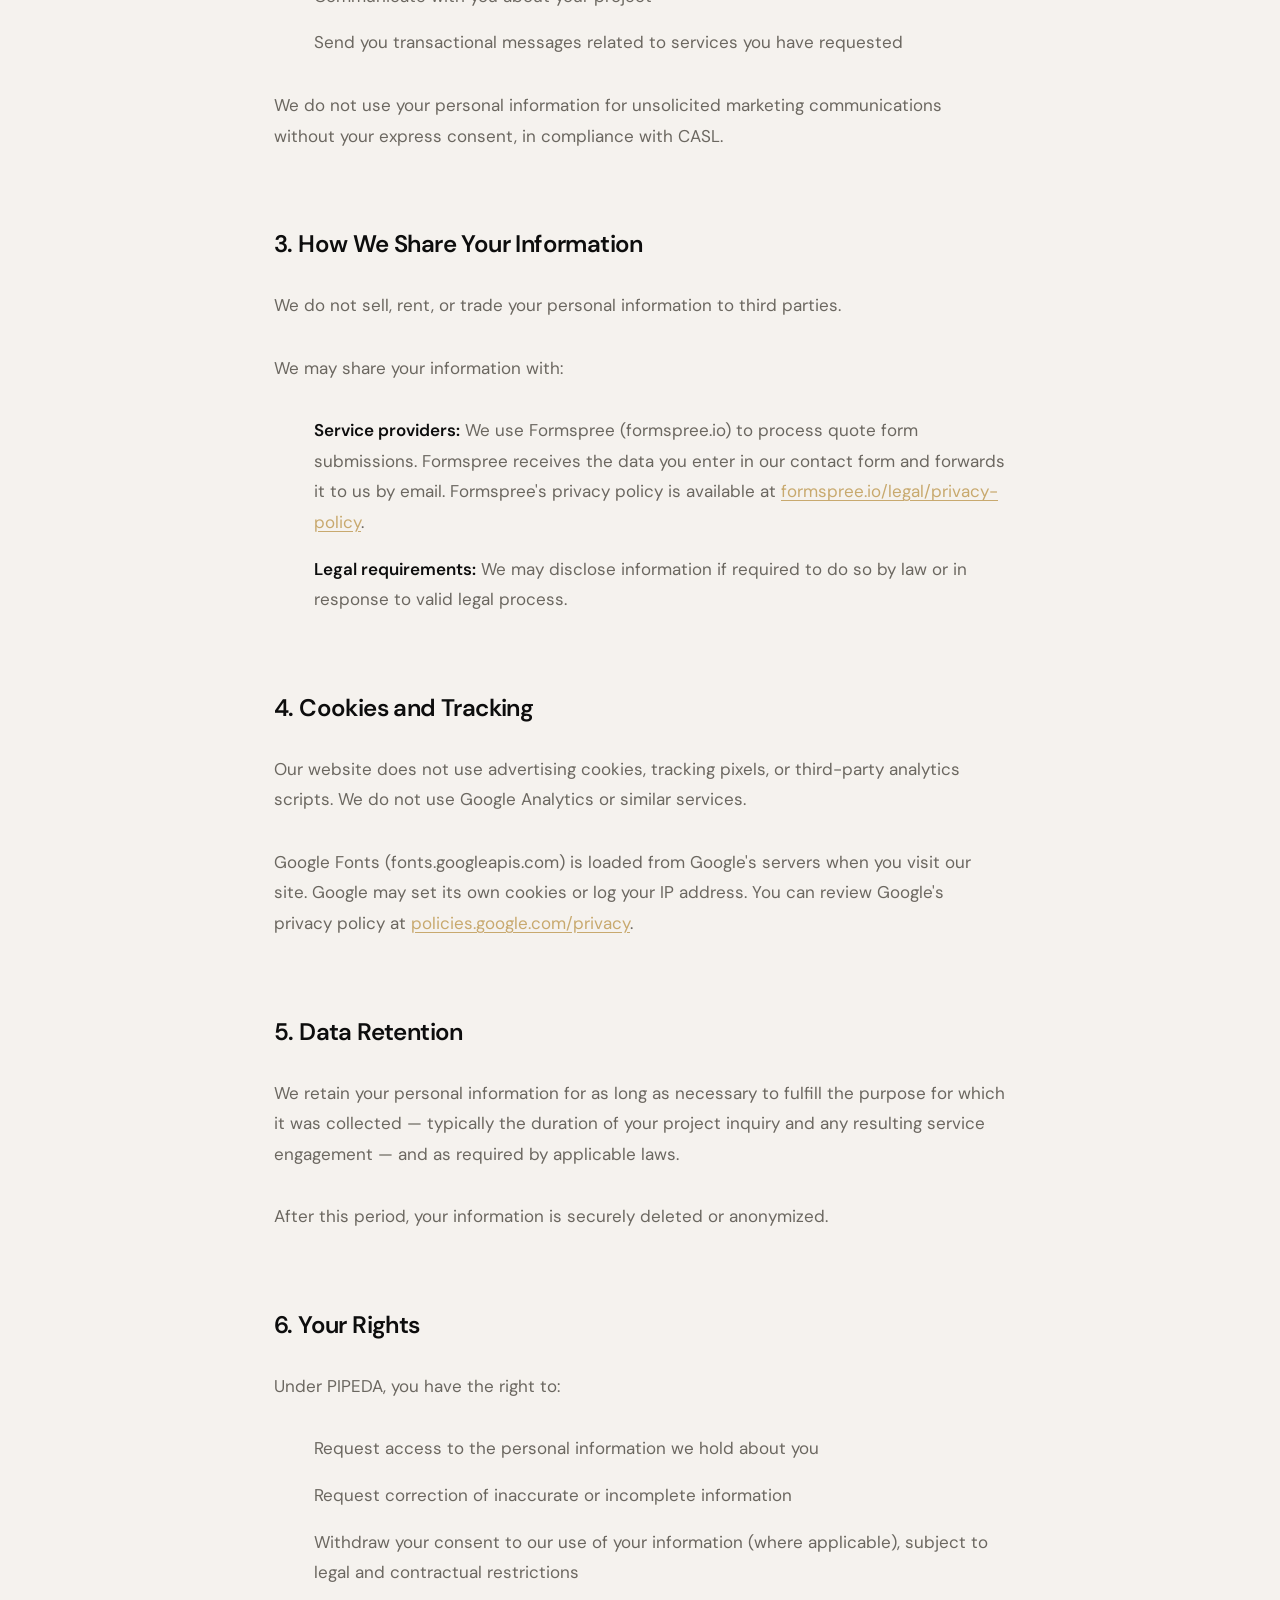
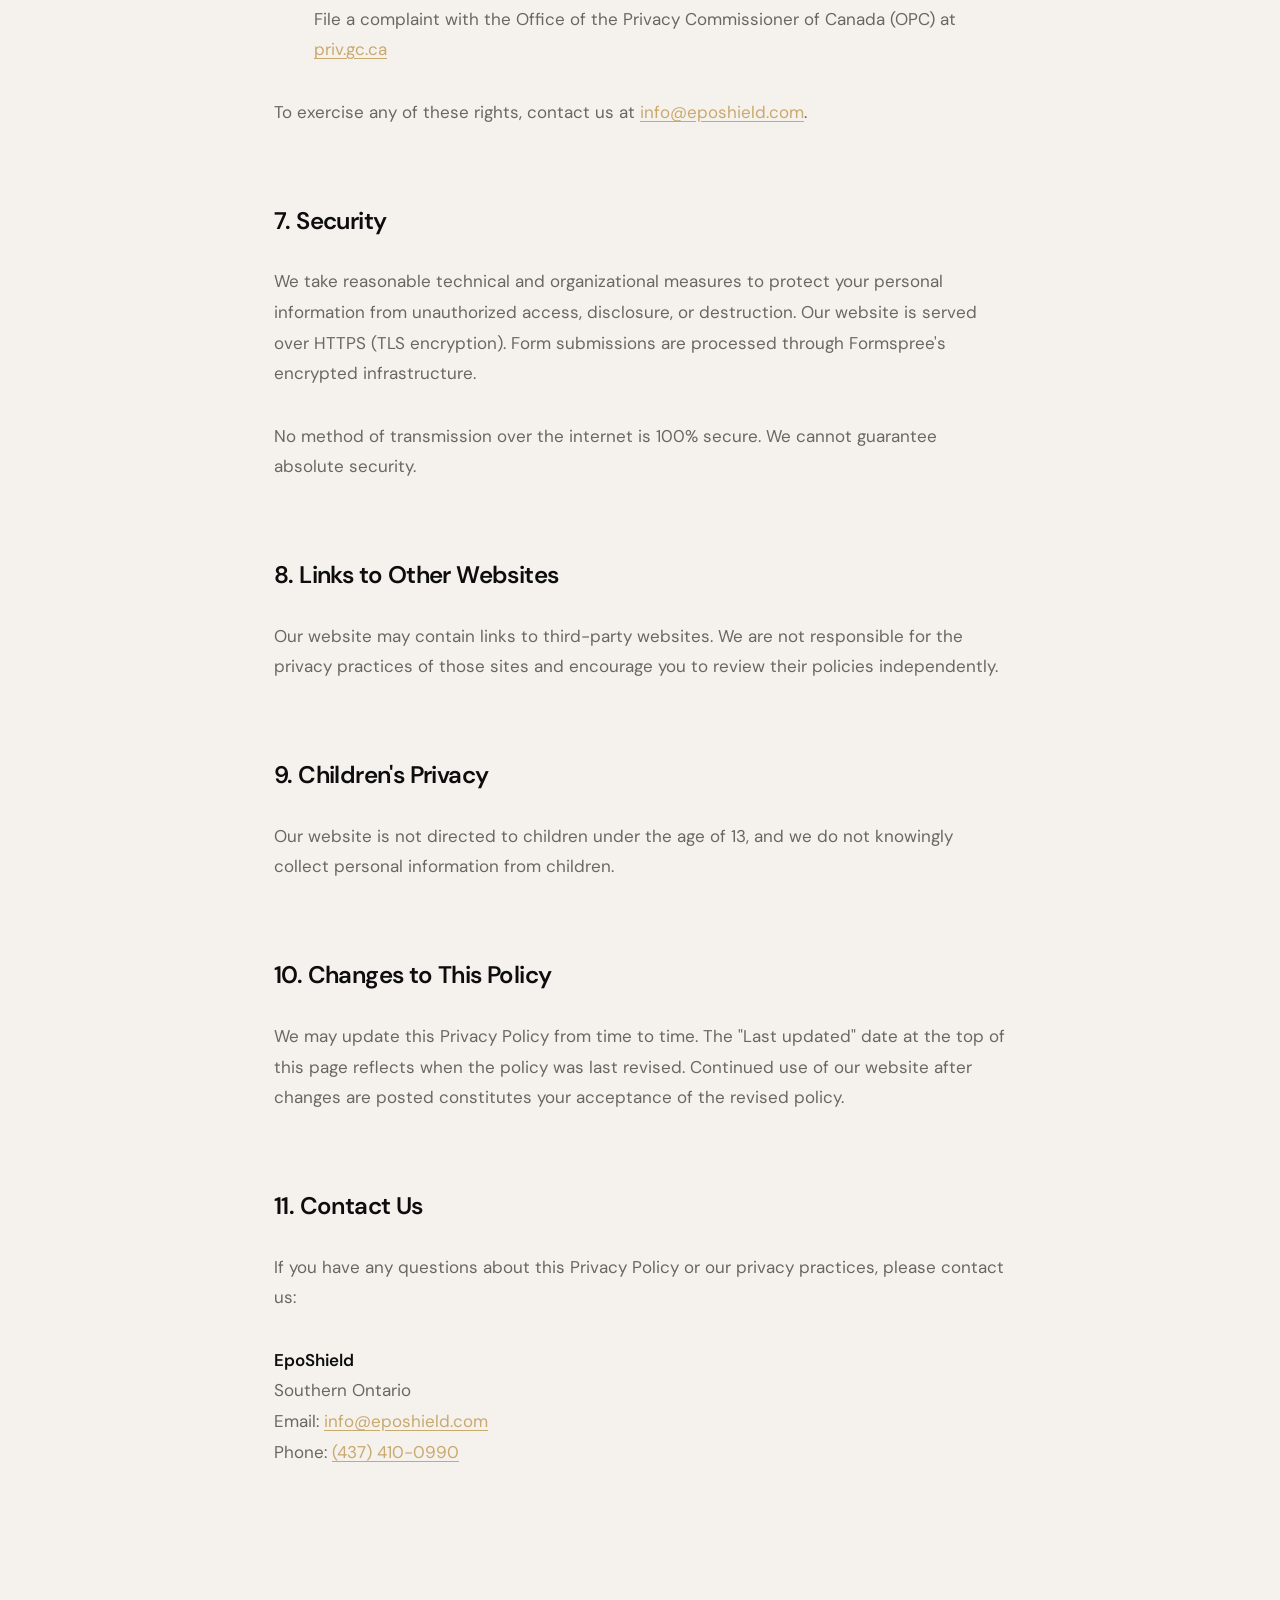
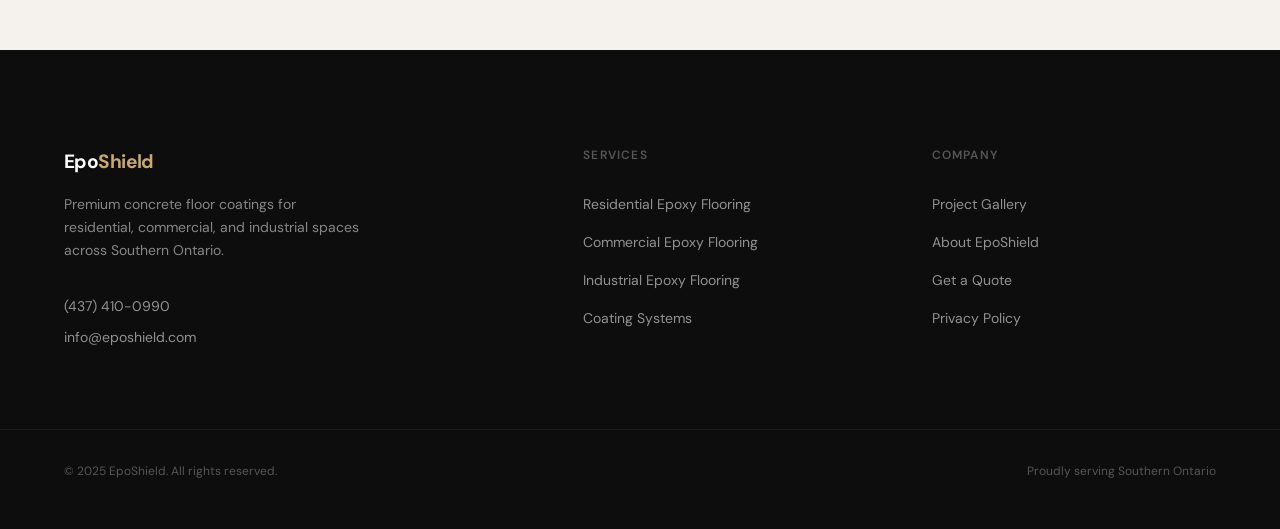
<file: privacy-policy.html>
<!DOCTYPE html>
<html lang="en">
<head>
  <meta charset="UTF-8">
  <meta name="viewport" content="width=device-width, initial-scale=1.0">
  <meta name="theme-color" content="#0F0F16">
  <link rel="icon" href="/favicon.svg" type="image/svg+xml">
  <title>Privacy Policy | EpoShield — Epoxy Flooring Southern Ontario</title>
  <meta name="description" content="EpoShield's privacy policy — how we collect, use, and protect your personal information in compliance with PIPEDA and CASL.">
  <meta name="robots" content="noindex, follow">
  <link rel="canonical" href="https://www.eposhield.com/privacy-policy">

  <link rel="preconnect" href="https://fonts.googleapis.com">
  <link rel="preconnect" href="https://fonts.gstatic.com" crossorigin>
  <link rel="stylesheet" href="https://fonts.googleapis.com/css2?family=DM+Sans:opsz,wght@9..40,300;9..40,400;9..40,500;9..40,600;9..40,700&display=swap">

  <link rel="stylesheet" href="css/main.css">
  <link rel="stylesheet" href="css/layout.css">
  <link rel="stylesheet" href="css/components.css">
  <link rel="stylesheet" href="css/animations.css">
</head>
<body>

  <a href="#main" class="skip-nav">Skip to main content</a>

  <header>
    <nav class="nav" aria-label="Main navigation">
      <div class="nav__inner">
        <a href="/" class="nav__logo" aria-label="EpoShield — Home">Epo<span>Shield</span></a>
        <div class="nav__links">
          <a href="/" class="nav__link">Home</a>
          <div class="nav__dropdown">
            <button class="nav__dropdown-trigger" aria-haspopup="true" aria-expanded="false">
              Services
              <svg viewBox="0 0 12 8" aria-hidden="true"><path d="M1 1l5 5 5-5" stroke-linecap="round" stroke-linejoin="round"/></svg>
            </button>
            <div class="nav__dropdown-menu" role="menu">
              <a href="/residential-epoxy-flooring" class="nav__dropdown-link" role="menuitem">Residential Epoxy Flooring</a>
              <a href="/commercial-epoxy-flooring"  class="nav__dropdown-link" role="menuitem">Commercial Epoxy Flooring</a>
              <a href="/industrial-epoxy-flooring"    class="nav__dropdown-link" role="menuitem">Industrial Epoxy Flooring</a>
              <a href="/institutional-epoxy-flooring" class="nav__dropdown-link" role="menuitem">Institutional Epoxy Flooring</a>
            </div>
          </div>
          <a href="/coating-systems" class="nav__link">Systems</a>
          <a href="/gallery"         class="nav__link">Gallery</a>
          <a href="/about"           class="nav__link">About</a>
        </div>
        <a href="/get-a-quote" class="btn btn--dark nav__cta">Get a Quote →</a>
        <button class="nav__toggle" aria-expanded="false" aria-controls="mobile-menu" aria-label="Open navigation menu">
          <span aria-hidden="true"></span>
          <span aria-hidden="true"></span>
          <span aria-hidden="true"></span>
        </button>
      </div>
    </nav>
    <div class="nav__mobile" id="mobile-menu" role="dialog" aria-modal="true" aria-label="Navigation">
      <a href="/"                           class="nav__mobile-link">Home</a>
      <a href="/residential-epoxy-flooring" class="nav__mobile-link">Residential Flooring</a>
      <a href="/commercial-epoxy-flooring"  class="nav__mobile-link">Commercial Flooring</a>
      <a href="/industrial-epoxy-flooring"    class="nav__mobile-link">Industrial Flooring</a>
      <a href="/institutional-epoxy-flooring" class="nav__mobile-link">Institutional Flooring</a>
      <a href="/coating-systems"              class="nav__mobile-link">Coating Systems</a>
      <a href="/gallery"                    class="nav__mobile-link">Gallery</a>
      <a href="/about"                      class="nav__mobile-link">About</a>
      <div class="nav__mobile-cta">
        <a href="/get-a-quote" class="btn btn--primary btn--lg btn--full">Get a Free Quote →</a>
      </div>
    </div>
  </header>

  <main id="main">

    <section class="page-hero">
      <div class="container">
        <p class="hero__eyebrow">Legal</p>
        <h1>Privacy Policy</h1>
        <p>Last updated: June 2025</p>
      </div>
    </section>

    <section class="section">
      <div class="container container--narrow">

        <div class="prose fade-up">
          <p>EpoShield ("we," "us," or "our") operates the website eposhield.com. This Privacy Policy explains how we collect, use, disclose, and protect your personal information in accordance with the <em>Personal Information Protection and Electronic Documents Act</em> (PIPEDA) and Canada's Anti-Spam Legislation (CASL).</p>
          <p>By using our website or contacting us, you agree to the practices described in this policy.</p>
        </div>

        <div class="prose fade-up">
          <h2>1. Information We Collect</h2>
          <p>We collect personal information you voluntarily provide when:</p>
          <ul>
            <li>Submitting a quote request form (name, phone number, email address, service address, project description)</li>
            <li>Contacting us by phone or email</li>
          </ul>
          <p>We do not collect sensitive personal information (financial data, health information, or government identifiers) through this website.</p>
          <p>We may also automatically collect limited technical data through standard web server logs, including your IP address, browser type, referring URL, and pages visited. This data is not linked to your identity and is used solely for security monitoring and aggregate traffic analysis.</p>
        </div>

        <div class="prose fade-up">
          <h2>2. How We Use Your Information</h2>
          <p>We use the information you provide to:</p>
          <ul>
            <li>Respond to your quote request or inquiry</li>
            <li>Prepare and deliver an estimate for flooring services</li>
            <li>Communicate with you about your project</li>
            <li>Send you transactional messages related to services you have requested</li>
          </ul>
          <p>We do not use your personal information for unsolicited marketing communications without your express consent, in compliance with CASL.</p>
        </div>

        <div class="prose fade-up">
          <h2>3. How We Share Your Information</h2>
          <p>We do not sell, rent, or trade your personal information to third parties.</p>
          <p>We may share your information with:</p>
          <ul>
            <li><strong>Service providers:</strong> We use Formspree (formspree.io) to process quote form submissions. Formspree receives the data you enter in our contact form and forwards it to us by email. Formspree's privacy policy is available at <a href="https://formspree.io/legal/privacy-policy/" rel="noopener noreferrer" target="_blank">formspree.io/legal/privacy-policy</a>.</li>
            <li><strong>Legal requirements:</strong> We may disclose information if required to do so by law or in response to valid legal process.</li>
          </ul>
        </div>

        <div class="prose fade-up">
          <h2>4. Cookies and Tracking</h2>
          <p>Our website does not use advertising cookies, tracking pixels, or third-party analytics scripts. We do not use Google Analytics or similar services.</p>
          <p>Google Fonts (fonts.googleapis.com) is loaded from Google's servers when you visit our site. Google may set its own cookies or log your IP address. You can review Google's privacy policy at <a href="https://policies.google.com/privacy" rel="noopener noreferrer" target="_blank">policies.google.com/privacy</a>.</p>
        </div>

        <div class="prose fade-up">
          <h2>5. Data Retention</h2>
          <p>We retain your personal information for as long as necessary to fulfill the purpose for which it was collected — typically the duration of your project inquiry and any resulting service engagement — and as required by applicable laws.</p>
          <p>After this period, your information is securely deleted or anonymized.</p>
        </div>

        <div class="prose fade-up">
          <h2>6. Your Rights</h2>
          <p>Under PIPEDA, you have the right to:</p>
          <ul>
            <li>Request access to the personal information we hold about you</li>
            <li>Request correction of inaccurate or incomplete information</li>
            <li>Withdraw your consent to our use of your information (where applicable), subject to legal and contractual restrictions</li>
            <li>File a complaint with the Office of the Privacy Commissioner of Canada (OPC) at <a href="https://www.priv.gc.ca" rel="noopener noreferrer" target="_blank">priv.gc.ca</a></li>
          </ul>
          <p>To exercise any of these rights, contact us at <a href="mailto:info@eposhield.com">info@eposhield.com</a>.</p>
        </div>

        <div class="prose fade-up">
          <h2>7. Security</h2>
          <p>We take reasonable technical and organizational measures to protect your personal information from unauthorized access, disclosure, or destruction. Our website is served over HTTPS (TLS encryption). Form submissions are processed through Formspree's encrypted infrastructure.</p>
          <p>No method of transmission over the internet is 100% secure. We cannot guarantee absolute security.</p>
        </div>

        <div class="prose fade-up">
          <h2>8. Links to Other Websites</h2>
          <p>Our website may contain links to third-party websites. We are not responsible for the privacy practices of those sites and encourage you to review their policies independently.</p>
        </div>

        <div class="prose fade-up">
          <h2>9. Children's Privacy</h2>
          <p>Our website is not directed to children under the age of 13, and we do not knowingly collect personal information from children.</p>
        </div>

        <div class="prose fade-up">
          <h2>10. Changes to This Policy</h2>
          <p>We may update this Privacy Policy from time to time. The "Last updated" date at the top of this page reflects when the policy was last revised. Continued use of our website after changes are posted constitutes your acceptance of the revised policy.</p>
        </div>

        <div class="prose fade-up">
          <h2>11. Contact Us</h2>
          <p>If you have any questions about this Privacy Policy or our privacy practices, please contact us:</p>
          <p>
            <strong>EpoShield</strong><br>
            Southern Ontario<br>
            Email: <a href="mailto:info@eposhield.com">info@eposhield.com</a><br>
            Phone: <a href="tel:4374100990">(437) 410-0990</a>
          </p>
        </div>

      </div>
    </section>

  </main>

  <footer class="footer" role="contentinfo">
    <div class="footer__grid">
      <div>
        <a href="/" class="footer__logo">Epo<span>Shield</span></a>
        <p class="footer__tagline">Premium concrete floor coatings for residential, commercial, and industrial spaces across Southern Ontario.</p>
        <div class="footer__contact">
          <a href="tel:4374100990" aria-label="Call EpoShield at (437) 410-0990">(437) 410-0990</a>
          <a href="mailto:info@eposhield.com">info@eposhield.com</a>
        </div>
      </div>
      <div>
        <p class="footer__heading">Services</p>
        <ul class="footer__links">
          <li><a href="/residential-epoxy-flooring">Residential Epoxy Flooring</a></li>
          <li><a href="/commercial-epoxy-flooring">Commercial Epoxy Flooring</a></li>
          <li><a href="/industrial-epoxy-flooring">Industrial Epoxy Flooring</a></li>
          <li><a href="/coating-systems">Coating Systems</a></li>
        </ul>
      </div>
      <div>
        <p class="footer__heading">Company</p>
        <ul class="footer__links">
          <li><a href="/gallery">Project Gallery</a></li>
          <li><a href="/about">About EpoShield</a></li>
          <li><a href="/get-a-quote">Get a Quote</a></li>
          <li><a href="/privacy-policy" aria-current="page">Privacy Policy</a></li>
        </ul>
      </div>
    </div>
    <div class="footer__bottom">
      <p>© 2025 EpoShield. All rights reserved.</p>
      <p>Proudly serving Southern Ontario</p>
    </div>
  </footer>

  <!-- Scroll progress -->
  <div class="scroll-progress" aria-hidden="true"></div>
  <!-- Back to top -->
  <button class="back-to-top" aria-label="Scroll back to top">
    <svg viewBox="0 0 18 18" aria-hidden="true"><path d="M9 14V4M4 9l5-5 5 5"/></svg>
  </button>
  <!-- Mobile sticky CTA bar -->
  <div class="mobile-cta-bar" role="complementary" aria-label="Quick contact">
    <a href="tel:4374100990" class="mobile-cta-bar__call" aria-label="Call EpoShield at (437) 410-0990">
      <svg viewBox="0 0 18 18" aria-hidden="true"><path d="M3 3h3l1.5 4L6 8.5a11 11 0 005.5 5.5L13 12.5l4 1.5v3a1 1 0 01-1 1A16 16 0 012 2a1 1 0 011-1z"/></svg>
      (437) 410-0990
    </a>
    <a href="/get-a-quote" class="mobile-cta-bar__quote">Get a Quote →</a>
  </div>

  <script src="js/nav.js"        defer></script>
  <script src="js/animations.js" defer></script>
  <script src="js/ui.js"         defer></script>

</body>
</html>
</file>
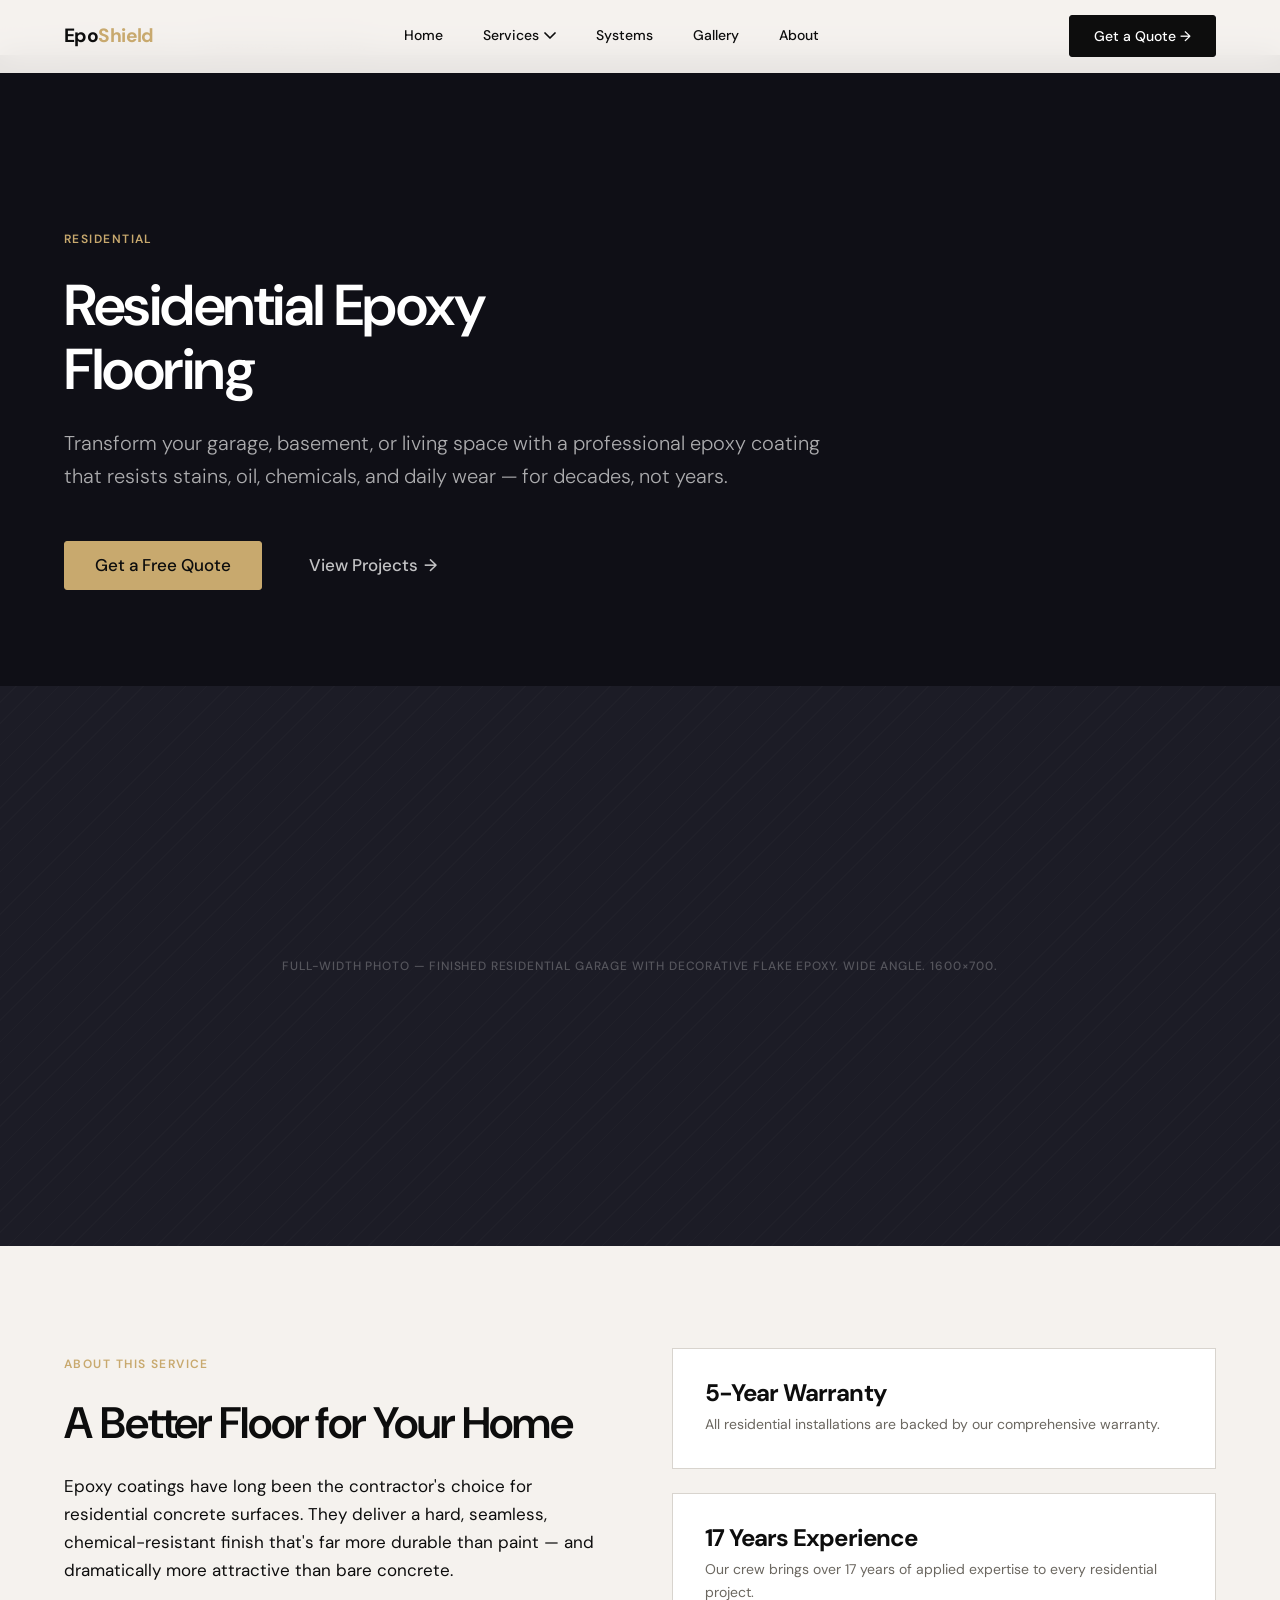
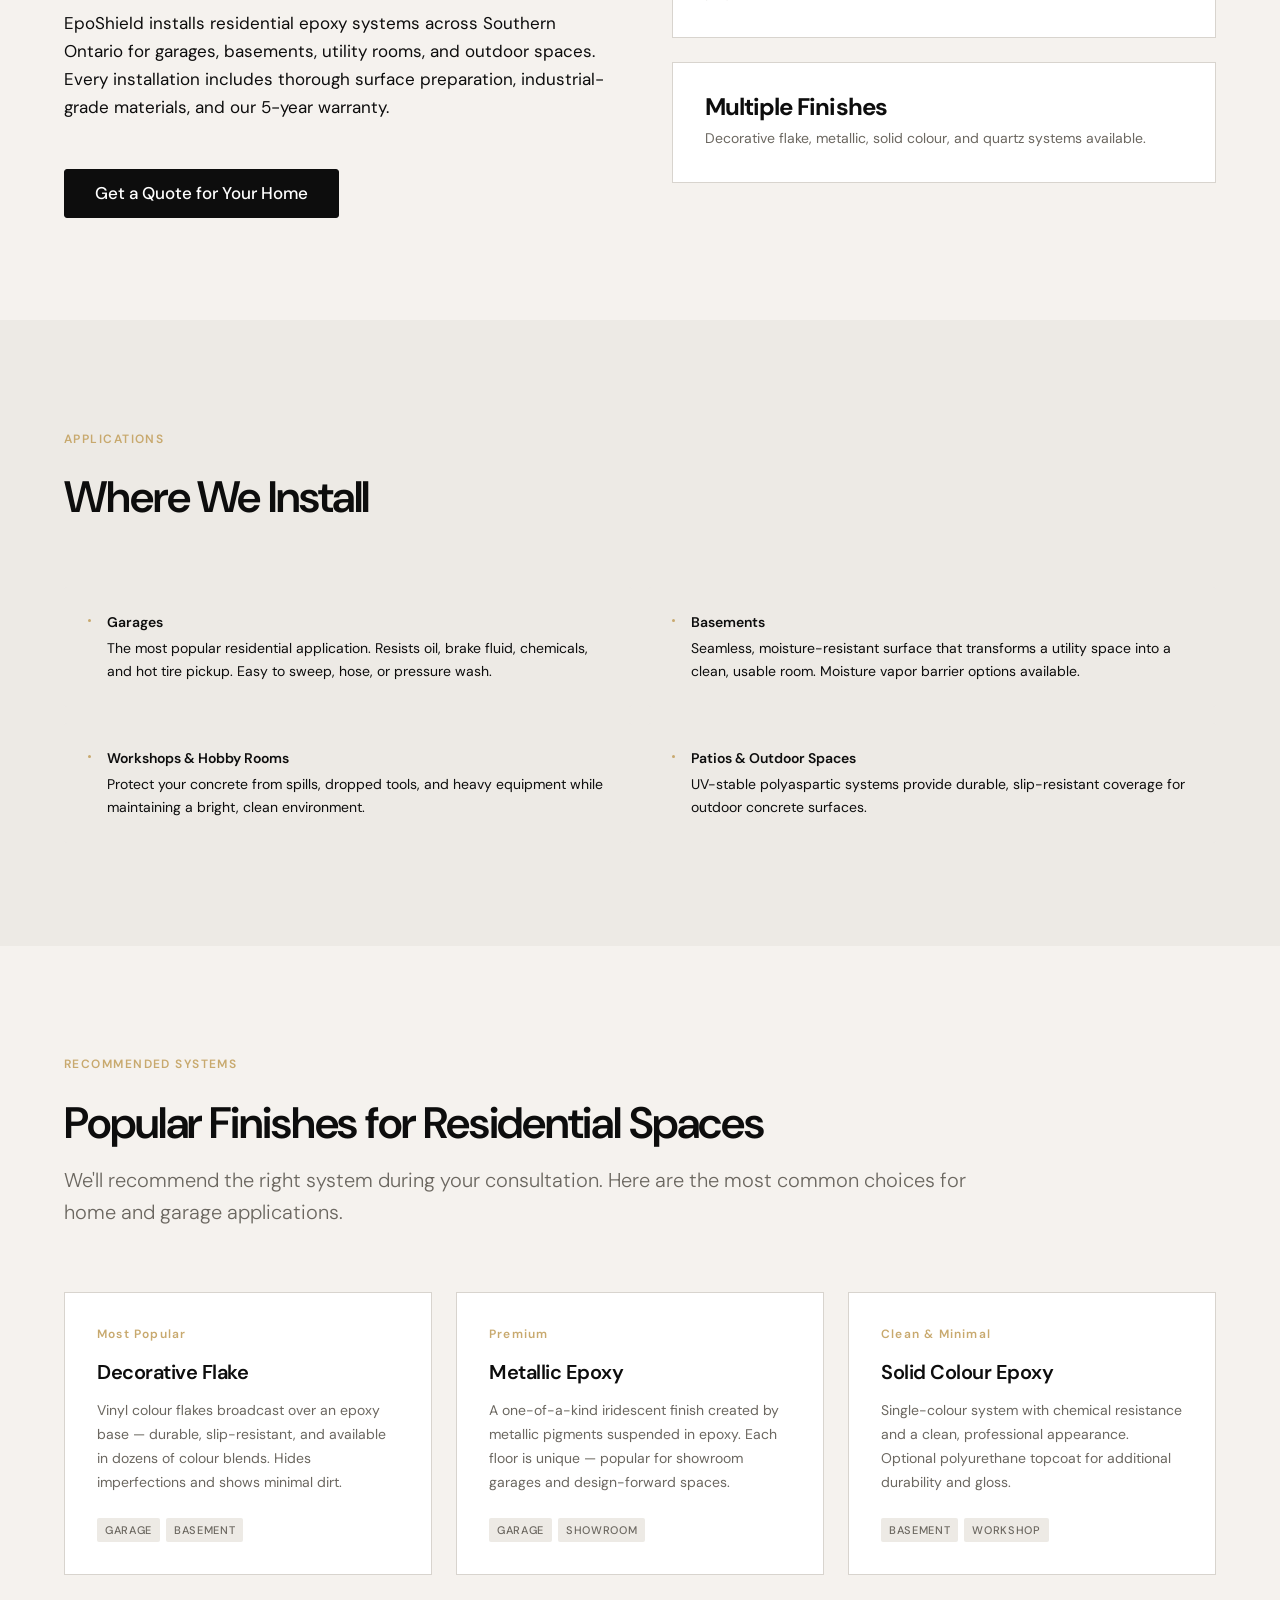
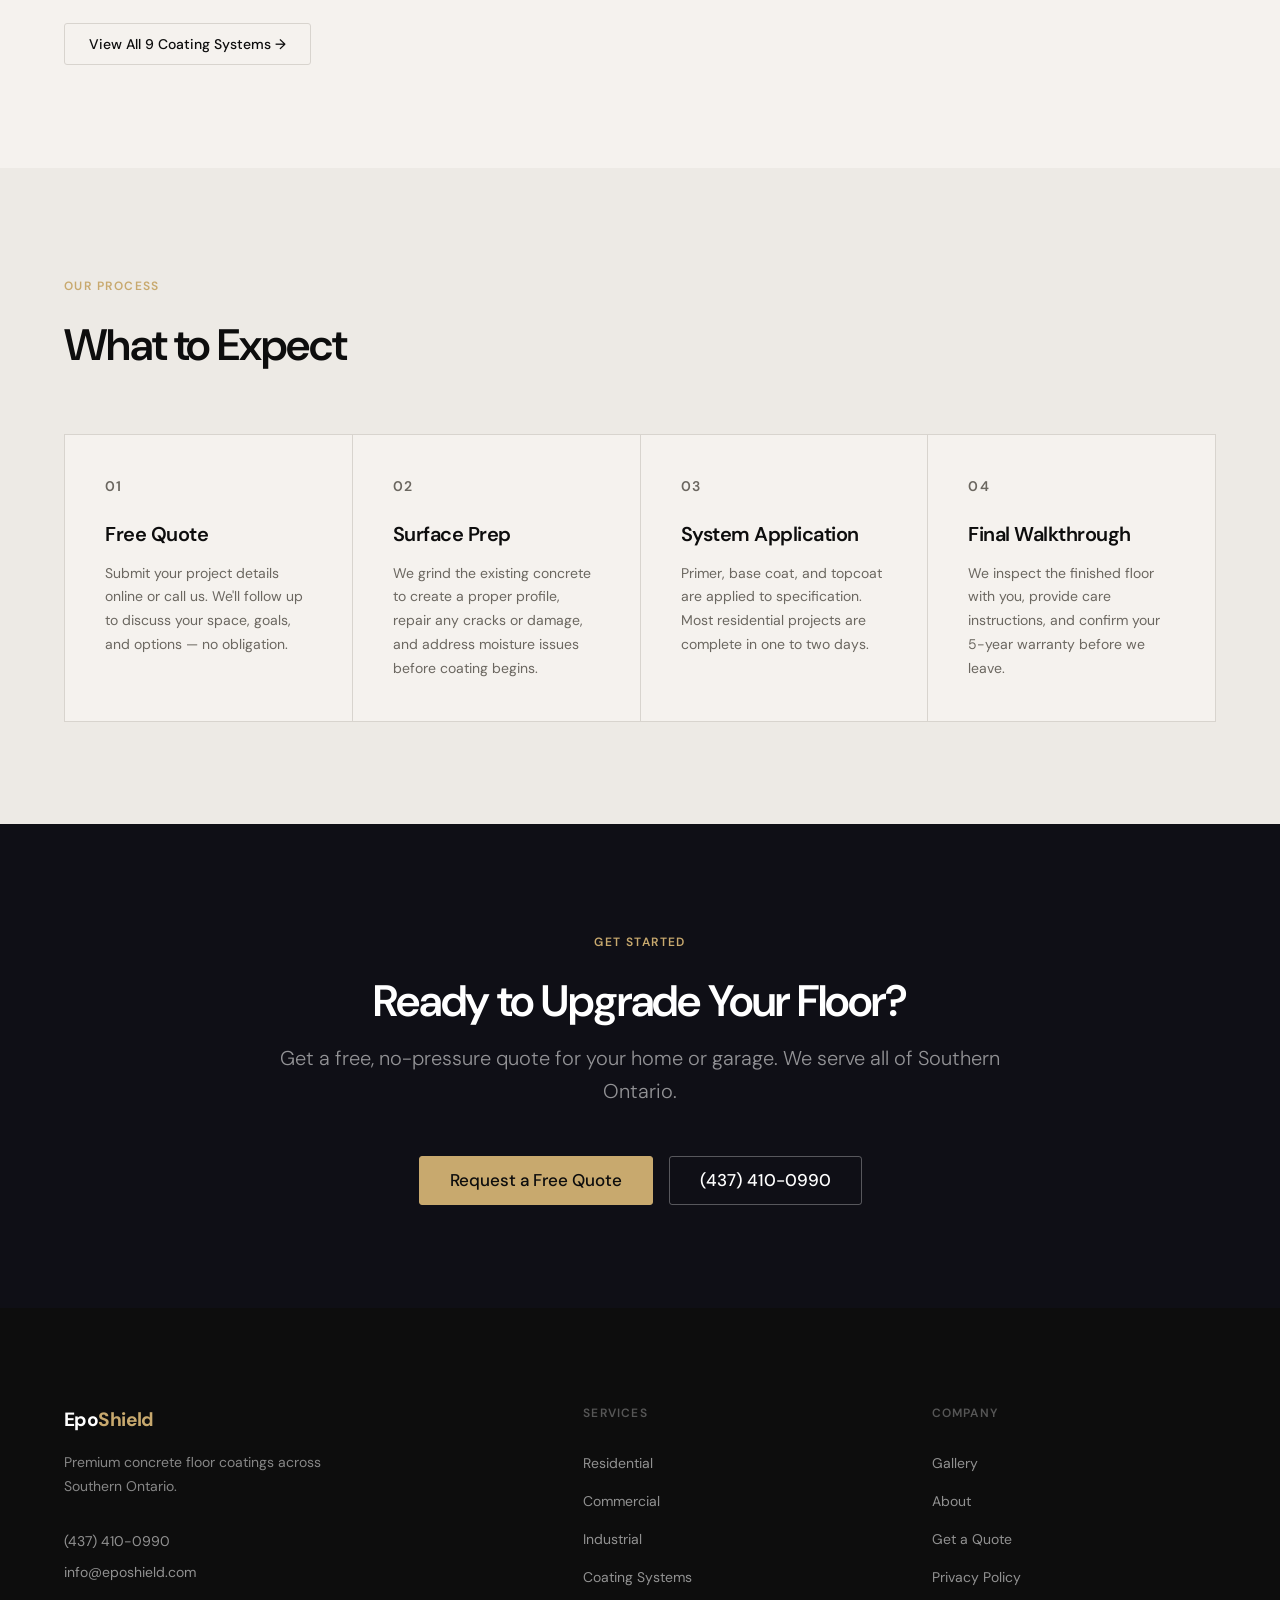
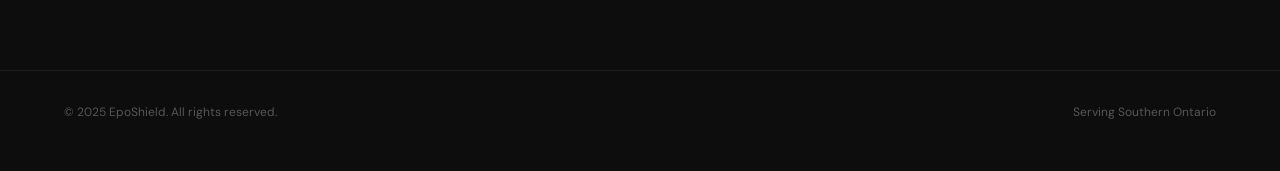
<file: residential-epoxy-flooring.html>
<!DOCTYPE html>
<html lang="en">
<head>
  <meta charset="UTF-8">
  <meta name="viewport" content="width=device-width, initial-scale=1.0">
  <meta name="theme-color" content="#0F0F16">
  <link rel="icon" href="/favicon.svg" type="image/svg+xml">
  <title>Residential Epoxy Flooring | EpoShield — Southern Ontario</title>
  <meta name="description" content="EpoShield installs premium residential epoxy flooring for garages, basements, and living spaces across Southern Ontario. Durable, beautiful, 5-year warranty. Free quote.">
  <meta name="robots" content="index, follow">
  <link rel="canonical" href="https://www.eposhield.com/residential-epoxy-flooring">

  <link rel="preconnect" href="https://fonts.googleapis.com">
  <link rel="preconnect" href="https://fonts.gstatic.com" crossorigin>
  <link rel="stylesheet" href="https://fonts.googleapis.com/css2?family=DM+Sans:opsz,wght@9..40,300;9..40,400;9..40,500;9..40,600;9..40,700&display=swap">
  <link rel="stylesheet" href="css/main.css">
  <link rel="stylesheet" href="css/layout.css">
  <link rel="stylesheet" href="css/components.css">
  <link rel="stylesheet" href="css/animations.css">
  <script type="application/ld+json">{"@context":"https://schema.org","@type":"BreadcrumbList","itemListElement":[{"@type":"ListItem","position":1,"name":"Home","item":"https://www.eposhield.com/"},{"@type":"ListItem","position":2,"name":"Services","item":"https://www.eposhield.com/residential-epoxy-flooring"},{"@type":"ListItem","position":3,"name":"Residential Epoxy Flooring","item":"https://www.eposhield.com/residential-epoxy-flooring"}]}</script>
</head>
<body>

  <a href="#main" class="skip-nav">Skip to main content</a>

  <header>
    <nav class="nav" aria-label="Main navigation">
      <div class="nav__inner">
        <a href="/" class="nav__logo">Epo<span>Shield</span></a>
        <div class="nav__links">
          <a href="/" class="nav__link">Home</a>
          <div class="nav__dropdown">
            <button class="nav__dropdown-trigger" aria-haspopup="true" aria-expanded="false">
              Services
              <svg viewBox="0 0 12 8" aria-hidden="true"><path d="M1 1l5 5 5-5" stroke-linecap="round" stroke-linejoin="round"/></svg>
            </button>
            <div class="nav__dropdown-menu" role="menu">
              <a href="/residential-epoxy-flooring" class="nav__dropdown-link" role="menuitem" aria-current="page">Residential Epoxy Flooring</a>
              <a href="/commercial-epoxy-flooring"  class="nav__dropdown-link" role="menuitem">Commercial Epoxy Flooring</a>
              <a href="/industrial-epoxy-flooring"    class="nav__dropdown-link" role="menuitem">Industrial Epoxy Flooring</a>
              <a href="/institutional-epoxy-flooring" class="nav__dropdown-link" role="menuitem">Institutional Epoxy Flooring</a>
            </div>
          </div>
          <a href="/coating-systems" class="nav__link">Systems</a>
          <a href="/gallery"         class="nav__link">Gallery</a>
          <a href="/about"           class="nav__link">About</a>
        </div>
        <a href="/get-a-quote" class="btn btn--dark nav__cta">Get a Quote →</a>
        <button class="nav__toggle" aria-expanded="false" aria-controls="mobile-menu" aria-label="Open navigation menu">
          <span aria-hidden="true"></span><span aria-hidden="true"></span><span aria-hidden="true"></span>
        </button>
      </div>
    </nav>
    <div class="nav__mobile" id="mobile-menu" role="dialog" aria-modal="true" aria-label="Navigation">
      <a href="/"                           class="nav__mobile-link">Home</a>
      <a href="/residential-epoxy-flooring" class="nav__mobile-link">Residential Flooring</a>
      <a href="/commercial-epoxy-flooring"  class="nav__mobile-link">Commercial Flooring</a>
      <a href="/industrial-epoxy-flooring"    class="nav__mobile-link">Industrial Flooring</a>
      <a href="/institutional-epoxy-flooring" class="nav__mobile-link">Institutional Flooring</a>
      <a href="/coating-systems"              class="nav__mobile-link">Coating Systems</a>
      <a href="/gallery"                    class="nav__mobile-link">Gallery</a>
      <a href="/about"                      class="nav__mobile-link">About</a>
      <div class="nav__mobile-cta">
        <a href="/get-a-quote" class="btn btn--primary btn--lg btn--full">Get a Free Quote →</a>
      </div>
    </div>
  </header>

  <main id="main">

    <div class="container">
      <nav class="breadcrumb" aria-label="Breadcrumb">
        <ol class="breadcrumb__list">
          <li class="breadcrumb__item"><a href="/">Home</a></li>
          <li class="breadcrumb__item"><a href="/residential-epoxy-flooring">Services</a></li>
          <li class="breadcrumb__item" aria-current="page">Residential Epoxy Flooring</li>
        </ol>
      </nav>
    </div>

    <section class="page-hero" aria-labelledby="res-heading">
      <div class="container">
        <span class="section-label">Residential</span>
        <h1 id="res-heading">Residential Epoxy<br>Flooring</h1>
        <p class="lead">Transform your garage, basement, or living space with a professional epoxy coating that resists stains, oil, chemicals, and daily wear — for decades, not years.</p>
        <div class="page-hero__actions">
          <a href="/get-a-quote" class="btn btn--primary btn--lg">Get a Free Quote</a>
          <a href="/gallery"     class="btn btn--ghost-white btn--lg">View Projects</a>
        </div>
      </div>
    </section>

    <!-- Hero Image -->
    <div class="ph ph-dark" data-ph="FULL-WIDTH PHOTO — Finished residential garage with decorative flake epoxy. Wide angle. 1600×700." role="img" aria-label="Residential epoxy garage floor by EpoShield" style="aspect-ratio: 16/7; width: 100%;"></div>

    <!-- Intro -->
    <section class="section" aria-labelledby="res-intro-heading">
      <div class="container">
        <div class="grid-split fade-up">
          <div>
            <span class="section-label">About This Service</span>
            <h2 id="res-intro-heading">A Better Floor for Your Home</h2>
            <p style="margin-top: var(--s-3);">Epoxy coatings have long been the contractor's choice for residential concrete surfaces. They deliver a hard, seamless, chemical-resistant finish that's far more durable than paint — and dramatically more attractive than bare concrete.</p>
            <p style="margin-top: var(--s-3);">EpoShield installs residential epoxy systems across Southern Ontario for garages, basements, utility rooms, and outdoor spaces. Every installation includes thorough surface preparation, industrial-grade materials, and our 5-year warranty.</p>
            <a href="/get-a-quote" class="btn btn--dark btn--lg mt-6">Get a Quote for Your Home</a>
          </div>
          <div>
            <div style="display: flex; flex-direction: column; gap: var(--s-3);">
              <div class="trust-badge">
                <p class="trust-badge__num" style="font-size: var(--text-xl);">5-Year Warranty</p>
                <p class="trust-badge__desc">All residential installations are backed by our comprehensive warranty.</p>
              </div>
              <div class="trust-badge">
                <p class="trust-badge__num" style="font-size: var(--text-xl);">17 Years Experience</p>
                <p class="trust-badge__desc">Our crew brings over 17 years of applied expertise to every residential project.</p>
              </div>
              <div class="trust-badge">
                <p class="trust-badge__num" style="font-size: var(--text-xl);">Multiple Finishes</p>
                <p class="trust-badge__desc">Decorative flake, metallic, solid colour, and quartz systems available.</p>
              </div>
            </div>
          </div>
        </div>
      </div>
    </section>

    <!-- Applications -->
    <section class="section section--card" aria-labelledby="res-apps-heading">
      <div class="container">
        <div class="section-header fade-up">
          <span class="section-label">Applications</span>
          <h2 id="res-apps-heading">Where We Install</h2>
        </div>
        <div class="sector-list stagger">
          <div class="sector-item">
            <p><strong>Garages</strong>The most popular residential application. Resists oil, brake fluid, chemicals, and hot tire pickup. Easy to sweep, hose, or pressure wash.</p>
          </div>
          <div class="sector-item">
            <p><strong>Basements</strong>Seamless, moisture-resistant surface that transforms a utility space into a clean, usable room. Moisture vapor barrier options available.</p>
          </div>
          <div class="sector-item">
            <p><strong>Workshops &amp; Hobby Rooms</strong>Protect your concrete from spills, dropped tools, and heavy equipment while maintaining a bright, clean environment.</p>
          </div>
          <div class="sector-item">
            <p><strong>Patios &amp; Outdoor Spaces</strong>UV-stable polyaspartic systems provide durable, slip-resistant coverage for outdoor concrete surfaces.</p>
          </div>
        </div>
      </div>
    </section>

    <!-- Recommended Systems -->
    <section class="section" aria-labelledby="res-systems-heading">
      <div class="container">
        <div class="section-header fade-up">
          <span class="section-label">Recommended Systems</span>
          <h2 id="res-systems-heading">Popular Finishes for Residential Spaces</h2>
          <p class="lead">We'll recommend the right system during your consultation. Here are the most common choices for home and garage applications.</p>
        </div>

        <div class="system-grid stagger">
          <article class="system-card">
            <p class="system-card__num">Most Popular</p>
            <h3>Decorative Flake</h3>
            <p class="system-card__desc">Vinyl colour flakes broadcast over an epoxy base — durable, slip-resistant, and available in dozens of colour blends. Hides imperfections and shows minimal dirt.</p>
            <div class="system-card__tags"><span class="system-tag">Garage</span><span class="system-tag">Basement</span></div>
          </article>
          <article class="system-card">
            <p class="system-card__num">Premium</p>
            <h3>Metallic Epoxy</h3>
            <p class="system-card__desc">A one-of-a-kind iridescent finish created by metallic pigments suspended in epoxy. Each floor is unique — popular for showroom garages and design-forward spaces.</p>
            <div class="system-card__tags"><span class="system-tag">Garage</span><span class="system-tag">Showroom</span></div>
          </article>
          <article class="system-card">
            <p class="system-card__num">Clean &amp; Minimal</p>
            <h3>Solid Colour Epoxy</h3>
            <p class="system-card__desc">Single-colour system with chemical resistance and a clean, professional appearance. Optional polyurethane topcoat for additional durability and gloss.</p>
            <div class="system-card__tags"><span class="system-tag">Basement</span><span class="system-tag">Workshop</span></div>
          </article>
        </div>

        <div class="mt-6">
          <a href="/coating-systems" class="btn btn--outline-dark">View All 9 Coating Systems →</a>
        </div>
      </div>
    </section>

    <!-- Process -->
    <section class="section section--card" aria-labelledby="res-process-heading">
      <div class="container">
        <div class="section-header fade-up">
          <span class="section-label">Our Process</span>
          <h2 id="res-process-heading">What to Expect</h2>
        </div>
        <div class="process-steps stagger">
          <div class="process-step">
            <p class="process-step__num">01</p>
            <h3>Free Quote</h3>
            <p>Submit your project details online or call us. We'll follow up to discuss your space, goals, and options — no obligation.</p>
          </div>
          <div class="process-step">
            <p class="process-step__num">02</p>
            <h3>Surface Prep</h3>
            <p>We grind the existing concrete to create a proper profile, repair any cracks or damage, and address moisture issues before coating begins.</p>
          </div>
          <div class="process-step">
            <p class="process-step__num">03</p>
            <h3>System Application</h3>
            <p>Primer, base coat, and topcoat are applied to specification. Most residential projects are complete in one to two days.</p>
          </div>
          <div class="process-step">
            <p class="process-step__num">04</p>
            <h3>Final Walkthrough</h3>
            <p>We inspect the finished floor with you, provide care instructions, and confirm your 5-year warranty before we leave.</p>
          </div>
        </div>
      </div>
    </section>

    <section class="cta-banner" aria-labelledby="res-cta-heading">
      <div class="container container--narrow text-center fade-up">
        <span class="section-label">Get Started</span>
        <h2 id="res-cta-heading">Ready to Upgrade Your Floor?</h2>
        <p>Get a free, no-pressure quote for your home or garage. We serve all of Southern Ontario.</p>
        <div class="cta-banner__actions">
          <a href="/get-a-quote"   class="btn btn--primary btn--lg">Request a Free Quote</a>
          <a href="tel:4374100990" class="btn btn--outline-white btn--lg">(437) 410-0990</a>
        </div>
      </div>
    </section>

  </main>

  <footer class="footer" role="contentinfo">
    <div class="footer__grid">
      <div>
        <a href="/" class="footer__logo">Epo<span>Shield</span></a>
        <p class="footer__tagline">Premium concrete floor coatings across Southern Ontario.</p>
        <div class="footer__contact">
          <a href="tel:4374100990">(437) 410-0990</a>
          <a href="mailto:info@eposhield.com">info@eposhield.com</a>
        </div>
      </div>
      <div>
        <p class="footer__heading">Services</p>
        <ul class="footer__links">
          <li><a href="/residential-epoxy-flooring">Residential</a></li>
          <li><a href="/commercial-epoxy-flooring">Commercial</a></li>
          <li><a href="/industrial-epoxy-flooring">Industrial</a></li>
          <li><a href="/coating-systems">Coating Systems</a></li>
        </ul>
      </div>
      <div>
        <p class="footer__heading">Company</p>
        <ul class="footer__links">
          <li><a href="/gallery">Gallery</a></li>
          <li><a href="/about">About</a></li>
          <li><a href="/get-a-quote">Get a Quote</a></li>
          <li><a href="/privacy-policy">Privacy Policy</a></li>
        </ul>
      </div>
    </div>
    <div class="footer__bottom">
      <p>© 2025 EpoShield. All rights reserved.</p>
      <p>Serving Southern Ontario</p>
    </div>
  </footer>

  <!-- Scroll progress -->
  <div class="scroll-progress" aria-hidden="true"></div>
  <!-- Back to top -->
  <button class="back-to-top" aria-label="Scroll back to top">
    <svg viewBox="0 0 18 18" aria-hidden="true"><path d="M9 14V4M4 9l5-5 5 5"/></svg>
  </button>
  <!-- Mobile sticky CTA bar -->
  <div class="mobile-cta-bar" role="complementary" aria-label="Quick contact">
    <a href="tel:4374100990" class="mobile-cta-bar__call" aria-label="Call EpoShield at (437) 410-0990">
      <svg viewBox="0 0 18 18" aria-hidden="true"><path d="M3 3h3l1.5 4L6 8.5a11 11 0 005.5 5.5L13 12.5l4 1.5v3a1 1 0 01-1 1A16 16 0 012 2a1 1 0 011-1z"/></svg>
      (437) 410-0990
    </a>
    <a href="/get-a-quote" class="mobile-cta-bar__quote">Get a Quote →</a>
  </div>

  <script src="js/nav.js"        defer></script>
  <script src="js/animations.js" defer></script>
  <script src="js/ui.js"         defer></script>

</body>
</html>
</file>
<file: css/main.css>
/* ─── EpoShield — Design Tokens & Base ───────────────────────────────────────
   main.css: custom properties, reset, base typography, utilities
   ─────────────────────────────────────────────────────────────────────────── */

:root {
  /* Colors */
  --c-text:        #0D0D0D;
  --c-text-muted:  #6B6760;
  --c-accent:      #C8A96E;
  --c-accent-dark: #A88A52;
  --c-bg:          #F5F2EE;
  --c-bg-card:     #EDEAE5;
  --c-bg-dark:     #0F0F16;
  --c-border:      #D8D4CE;
  --c-white:       #FFFFFF;

  /* Typography */
  --font: 'DM Sans', system-ui, -apple-system, BlinkMacSystemFont, 'Segoe UI', sans-serif;

  /* Fluid type scale */
  --text-xs:   0.75rem;
  --text-sm:   0.875rem;
  --text-base: 1.0625rem;
  --text-lg:   1.25rem;
  --text-xl:   1.5rem;
  --text-2xl:  2rem;
  --text-3xl:  clamp(1.75rem, 3.5vw, 2.75rem);
  --text-hero: clamp(2.25rem, 5.5vw, 4.75rem);

  /* Spacing — 8px base unit */
  --s-1:  0.5rem;
  --s-2:  1rem;
  --s-3:  1.5rem;
  --s-4:  2rem;
  --s-5:  2.5rem;
  --s-6:  3rem;
  --s-8:  4rem;
  --s-10: 5rem;
  --s-12: 6rem;
  --s-16: 8rem;

  /* Layout */
  --section-py:    clamp(4rem, 8vw, 7.5rem);
  --container:     1320px;
  --container-px:  clamp(1.25rem, 5vw, 5rem);

  /* Radii */
  --r-sm: 3px;
  --r-md: 6px;

  /* Border */
  --border: 1px solid var(--c-border);

  /* Transitions */
  --t-fast: 150ms cubic-bezier(0.16, 1, 0.3, 1);
  --t-base: 250ms cubic-bezier(0.16, 1, 0.3, 1);
  --t-slow: 400ms cubic-bezier(0.16, 1, 0.3, 1);
}

/* ─── Reset ──────────────────────────────────────────────────────────────────── */
*, *::before, *::after {
  box-sizing: border-box;
  margin: 0;
  padding: 0;
}

html {
  scroll-behavior: smooth;
  -webkit-text-size-adjust: 100%;
}

body {
  font-family: var(--font);
  font-size: var(--text-base);
  line-height: 1.65;
  color: var(--c-text);
  background: var(--c-bg);
  -webkit-font-smoothing: antialiased;
  -moz-osx-font-smoothing: grayscale;
  overflow-x: hidden;
}

img, video, svg {
  display: block;
  max-width: 100%;
}

a {
  color: inherit;
  text-decoration: none;
}

ul, ol {
  list-style: none;
}

button, input, select, textarea {
  font: inherit;
}

/* ─── Typography ─────────────────────────────────────────────────────────────── */
h1, h2, h3, h4, h5 {
  font-weight: 600;
  line-height: 1.12;
  letter-spacing: -0.025em;
}

h1 { font-size: var(--text-hero); }
h2 { font-size: var(--text-3xl); }
h3 { font-size: var(--text-xl); }
h4 { font-size: var(--text-lg); font-weight: 500; }

p { max-width: 65ch; }

strong { font-weight: 600; }

/* ─── Focus ──────────────────────────────────────────────────────────────────── */
:focus-visible {
  outline: 2px solid var(--c-accent);
  outline-offset: 3px;
  border-radius: var(--r-sm);
}

/* ─── Skip Navigation ────────────────────────────────────────────────────────── */
.skip-nav {
  position: absolute;
  top: -200%;
  left: var(--s-2);
  z-index: 9999;
  padding: 10px 18px;
  background: var(--c-text);
  color: var(--c-white);
  font-size: var(--text-sm);
  font-weight: 500;
  border-radius: var(--r-sm);
  transition: top var(--t-fast);
}
.skip-nav:focus {
  top: var(--s-2);
}

/* ─── Screen Reader Only ─────────────────────────────────────────────────────── */
.sr-only {
  position: absolute;
  width: 1px;
  height: 1px;
  padding: 0;
  margin: -1px;
  overflow: hidden;
  clip: rect(0,0,0,0);
  white-space: nowrap;
  border: 0;
}

/* ─── Utility Classes ────────────────────────────────────────────────────────── */
.text-accent  { color: var(--c-accent); }
.text-muted   { color: var(--c-text-muted); }
.text-white   { color: var(--c-white); }
.text-center  { text-align: center; }
.mx-auto      { margin-inline: auto; }
.mt-2  { margin-top: var(--s-2); }
.mt-3  { margin-top: var(--s-3); }
.mt-4  { margin-top: var(--s-4); }
.mt-6  { margin-top: var(--s-6); }
.mt-8  { margin-top: var(--s-8); }

/* ─── Image Placeholder System ───────────────────────────────────────────────
   Styled stand-ins while real photography is pending.
   Replace any .ph element with an <img> when photos are ready.
   ─────────────────────────────────────────────────────────────────────────── */
.ph {
  position: relative;
  overflow: hidden;
  background: var(--c-bg-card);
}
.ph::before {
  content: '';
  position: absolute;
  inset: 0;
  background: repeating-linear-gradient(
    -45deg,
    transparent,
    transparent 14px,
    rgba(0,0,0,0.025) 14px,
    rgba(0,0,0,0.025) 15px
  );
}
.ph::after {
  content: attr(data-ph);
  position: absolute;
  inset: 0;
  display: flex;
  align-items: center;
  justify-content: center;
  font-size: var(--text-xs);
  font-weight: 500;
  letter-spacing: 0.07em;
  text-transform: uppercase;
  color: var(--c-text-muted);
  text-align: center;
  padding: var(--s-2);
  line-height: 1.5;
}

.ph-dark {
  background: #1C1C26;
}
.ph-dark::before {
  background: repeating-linear-gradient(
    -45deg,
    transparent,
    transparent 14px,
    rgba(255,255,255,0.015) 14px,
    rgba(255,255,255,0.015) 15px
  );
}
.ph-dark::after {
  color: rgba(255,255,255,0.25);
}
</file>
<file: css/layout.css>
/* ─── EpoShield — Layout ─────────────────────────────────────────────────────
   layout.css: container, sections, grid system, page-level structure
   ─────────────────────────────────────────────────────────────────────────── */

/* ─── Container ──────────────────────────────────────────────────────────────── */
.container {
  width: 100%;
  max-width: var(--container);
  margin-inline: auto;
  padding-inline: var(--container-px);
}

.container--narrow {
  max-width: 860px;
}

.container--wide {
  max-width: 1520px;
}

/* ─── Section ────────────────────────────────────────────────────────────────── */
.section {
  padding-block: var(--section-py);
}

.section--dark {
  background: var(--c-bg-dark);
  color: var(--c-white);
}

.section--card {
  background: var(--c-bg-card);
}

.section--flush {
  padding-block: 0;
}

/* ─── Section Header ─────────────────────────────────────────────────────────── */
.section-label {
  display: inline-block;
  font-size: var(--text-xs);
  font-weight: 600;
  letter-spacing: 0.12em;
  text-transform: uppercase;
  color: var(--c-accent);
  margin-bottom: var(--s-3);
}

.section-header {
  margin-bottom: var(--s-8);
}

.section-header h2 {
  margin-bottom: var(--s-2);
}

.section-header .lead {
  font-size: var(--text-lg);
  color: var(--c-text-muted);
  font-weight: 300;
  line-height: 1.6;
}

.section-header--split {
  display: flex;
  align-items: flex-end;
  justify-content: space-between;
  flex-wrap: wrap;
  gap: var(--s-3);
  margin-bottom: var(--s-8);
}

/* ─── Grid System ────────────────────────────────────────────────────────────── */
.grid-3 {
  display: grid;
  grid-template-columns: repeat(3, 1fr);
  gap: var(--s-4);
}

.grid-2 {
  display: grid;
  grid-template-columns: repeat(2, 1fr);
  gap: var(--s-4);
}

.grid-split {
  display: grid;
  grid-template-columns: 1fr 1fr;
  gap: var(--s-8);
  align-items: start;
}

.grid-split--wide {
  grid-template-columns: 1.1fr 0.9fr;
}

.grid-gallery {
  display: grid;
  grid-template-columns: repeat(3, 1fr);
  gap: 2px;
}

.grid-gallery--preview {
  grid-template-columns: repeat(3, 1fr);
  gap: var(--s-2);
}

/* ─── Page Hero (inner pages) ────────────────────────────────────────────────── */
.page-hero {
  padding-top: calc(72px + var(--s-12));
  padding-bottom: var(--s-12);
  background: var(--c-bg-dark);
  color: var(--c-white);
}

.page-hero .section-label {
  color: var(--c-accent);
}

.page-hero h1 {
  font-size: clamp(2rem, 4.5vw, 3.75rem);
  margin-bottom: var(--s-3);
  max-width: 16ch;
}

.page-hero .lead {
  font-size: var(--text-lg);
  color: rgba(255,255,255,0.65);
  font-weight: 300;
  max-width: 55ch;
  line-height: 1.65;
  margin-bottom: var(--s-6);
}

.page-hero__actions {
  display: flex;
  flex-wrap: wrap;
  gap: var(--s-2);
}

/* ─── Divider ─────────────────────────────────────────────────────────────────── */
.divider {
  border: none;
  border-top: var(--border);
  margin-block: 0;
}

/* ─── Responsive Breakpoints ─────────────────────────────────────────────────── */
@media (max-width: 1024px) {
  .grid-split--wide {
    grid-template-columns: 1fr 1fr;
  }
}

@media (max-width: 900px) {
  .grid-3 {
    grid-template-columns: 1fr;
    gap: var(--s-3);
  }
  .grid-split {
    grid-template-columns: 1fr;
    gap: var(--s-6);
  }
  .grid-split--wide {
    grid-template-columns: 1fr;
  }
  .grid-gallery {
    grid-template-columns: repeat(2, 1fr);
  }
  .grid-gallery--preview {
    grid-template-columns: repeat(2, 1fr);
  }
}

@media (max-width: 640px) {
  .grid-2 {
    grid-template-columns: 1fr;
  }
  .grid-gallery {
    grid-template-columns: 1fr;
  }
  .section-header--split {
    flex-direction: column;
    align-items: flex-start;
  }
}
</file>
<file: css/components.css>
/* ─── EpoShield — Components ─────────────────────────────────────────────────
   components.css: nav, hero, buttons, cards, forms, gallery, testimonials, footer
   ─────────────────────────────────────────────────────────────────────────── */

/* ═══════════════════════════════════════════════════════════════════
   NAVIGATION
═══════════════════════════════════════════════════════════════════ */
.nav {
  position: fixed;
  top: 0;
  left: 0;
  right: 0;
  z-index: 200;
  background: rgba(245, 242, 238, 0.94);
  backdrop-filter: blur(14px);
  -webkit-backdrop-filter: blur(14px);
  border-bottom: 1px solid transparent;
  transition: border-color var(--t-base), box-shadow var(--t-base);
}

.nav.scrolled {
  border-bottom-color: var(--c-border);
  box-shadow: 0 1px 0 rgba(0,0,0,0.03);
}

.nav__inner {
  display: flex;
  align-items: center;
  justify-content: space-between;
  height: 72px;
  padding-inline: var(--container-px);
  max-width: var(--container);
  margin-inline: auto;
  gap: var(--s-6);
}

/* Logo */
.nav__logo {
  font-size: 1.2rem;
  font-weight: 700;
  letter-spacing: -0.03em;
  color: var(--c-text);
  flex-shrink: 0;
  transition: opacity var(--t-fast);
}
.nav__logo:hover { opacity: 0.75; }
.nav__logo span { color: var(--c-accent); }

/* Desktop links */
.nav__links {
  display: flex;
  align-items: center;
  gap: var(--s-5);
  flex: 1;
  justify-content: center;
}

.nav__link {
  font-size: var(--text-sm);
  font-weight: 500;
  color: var(--c-text);
  transition: color var(--t-fast);
  white-space: nowrap;
}
.nav__link:hover { color: var(--c-accent); }
.nav__link[aria-current="page"] { color: var(--c-accent); }

/* Services dropdown */
.nav__dropdown {
  position: relative;
}

.nav__dropdown-trigger {
  display: flex;
  align-items: center;
  gap: 5px;
  font-size: var(--text-sm);
  font-weight: 500;
  color: var(--c-text);
  background: none;
  border: none;
  cursor: pointer;
  padding: 0;
  transition: color var(--t-fast);
}
.nav__dropdown-trigger:hover { color: var(--c-accent); }

.nav__dropdown-trigger svg {
  width: 12px;
  height: 12px;
  stroke: currentColor;
  fill: none;
  stroke-width: 1.75;
  transition: transform var(--t-fast);
  flex-shrink: 0;
}
.nav__dropdown:hover .nav__dropdown-trigger svg,
.nav__dropdown:focus-within .nav__dropdown-trigger svg {
  transform: rotate(180deg);
}

.nav__dropdown-menu {
  position: absolute;
  top: calc(100% + 18px);
  left: -18px;
  background: var(--c-white);
  border: var(--border);
  border-radius: var(--r-md);
  padding: var(--s-1);
  min-width: 230px;
  box-shadow: 0 8px 30px rgba(0,0,0,0.08), 0 2px 8px rgba(0,0,0,0.04);
  opacity: 0;
  visibility: hidden;
  transform: translateY(-6px);
  transition: opacity var(--t-base), transform var(--t-base), visibility var(--t-base);
  z-index: 50;
}
.nav__dropdown:hover .nav__dropdown-menu,
.nav__dropdown:focus-within .nav__dropdown-menu {
  opacity: 1;
  visibility: visible;
  transform: translateY(0);
}

.nav__dropdown-link {
  display: block;
  padding: 10px var(--s-2);
  font-size: var(--text-sm);
  font-weight: 500;
  color: var(--c-text);
  border-radius: var(--r-sm);
  transition: background var(--t-fast), color var(--t-fast);
}
.nav__dropdown-link:hover {
  background: var(--c-bg);
  color: var(--c-accent);
}

/* CTA button in nav */
.nav__cta {
  flex-shrink: 0;
}

/* Hamburger */
.nav__toggle {
  display: none;
  flex-direction: column;
  justify-content: center;
  align-items: center;
  gap: 5px;
  width: 40px;
  height: 40px;
  background: none;
  border: none;
  cursor: pointer;
  flex-shrink: 0;
}
.nav__toggle span {
  display: block;
  width: 22px;
  height: 1.5px;
  background: var(--c-text);
  border-radius: 2px;
  transition: transform var(--t-base), opacity var(--t-base), width var(--t-base);
  transform-origin: center;
}
.nav__toggle[aria-expanded="true"] span:nth-child(1) { transform: translateY(6.5px) rotate(45deg); }
.nav__toggle[aria-expanded="true"] span:nth-child(2) { opacity: 0; width: 0; }
.nav__toggle[aria-expanded="true"] span:nth-child(3) { transform: translateY(-6.5px) rotate(-45deg); }

/* Mobile menu */
.nav__mobile {
  display: none;
  position: fixed;
  top: 72px;
  left: 0;
  right: 0;
  bottom: 0;
  background: var(--c-bg);
  padding: var(--s-4) var(--container-px) var(--s-8);
  z-index: 199;
  overflow-y: auto;
}
.nav__mobile.is-open {
  display: block;
}
.nav__mobile-link {
  display: block;
  font-size: var(--text-2xl);
  font-weight: 600;
  letter-spacing: -0.03em;
  padding-block: var(--s-2);
  border-bottom: var(--border);
  color: var(--c-text);
  transition: color var(--t-fast);
}
.nav__mobile-link:hover { color: var(--c-accent); }

.nav__mobile-sub { padding-left: var(--s-4); }
.nav__mobile-sub .nav__mobile-link {
  font-size: var(--text-xl);
  font-weight: 400;
  color: var(--c-text-muted);
}

.nav__mobile-cta {
  margin-top: var(--s-6);
}

@media (max-width: 900px) {
  .nav__links        { display: none; }
  .nav__cta          { display: none; }
  .nav__toggle       { display: flex; }
}


/* ═══════════════════════════════════════════════════════════════════
   BUTTONS
═══════════════════════════════════════════════════════════════════ */
.btn {
  display: inline-flex;
  align-items: center;
  justify-content: center;
  gap: 8px;
  font-size: var(--text-sm);
  font-weight: 500;
  line-height: 1;
  padding: 13px 24px;
  border: 1px solid transparent;
  border-radius: var(--r-sm);
  cursor: pointer;
  transition: background var(--t-fast), color var(--t-fast), border-color var(--t-fast), transform var(--t-fast);
  white-space: nowrap;
  text-decoration: none;
}
.btn:active { transform: scale(0.98); }

.btn--primary {
  background: var(--c-accent);
  color: var(--c-text);
  border-color: var(--c-accent);
}
.btn--primary:hover {
  background: var(--c-accent-dark);
  border-color: var(--c-accent-dark);
}

.btn--dark {
  background: var(--c-text);
  color: var(--c-white);
  border-color: var(--c-text);
}
.btn--dark:hover {
  background: #2D2D2D;
  border-color: #2D2D2D;
}

.btn--outline-dark {
  background: transparent;
  color: var(--c-text);
  border-color: var(--c-border);
}
.btn--outline-dark:hover {
  border-color: var(--c-text);
}

.btn--outline-white {
  background: transparent;
  color: var(--c-white);
  border-color: rgba(255,255,255,0.3);
}
.btn--outline-white:hover {
  border-color: rgba(255,255,255,0.7);
  background: rgba(255,255,255,0.06);
}

.btn--ghost {
  background: transparent;
  border-color: transparent;
  color: var(--c-text);
  padding-inline: 0;
  gap: 6px;
  font-weight: 600;
}
.btn--ghost::after {
  content: '→';
  display: inline-block;
  transition: transform var(--t-fast);
}
.btn--ghost:hover { color: var(--c-accent); }
.btn--ghost:hover::after { transform: translateX(4px); }

.btn--ghost-white {
  background: transparent;
  border-color: transparent;
  color: rgba(255,255,255,0.75);
  padding-inline: 0;
  gap: 6px;
  font-weight: 500;
}
.btn--ghost-white::after {
  content: '→';
  display: inline-block;
  transition: transform var(--t-fast);
}
.btn--ghost-white:hover { color: var(--c-white); }
.btn--ghost-white:hover::after { transform: translateX(4px); }

.btn--lg {
  padding: 15px 30px;
  font-size: var(--text-base);
}

.btn--full {
  width: 100%;
  justify-content: center;
}


/* ═══════════════════════════════════════════════════════════════════
   HERO (Homepage)
═══════════════════════════════════════════════════════════════════ */
.hero {
  position: relative;
  min-height: 100svh;
  display: flex;
  align-items: flex-end;
  padding-top: 72px;
  padding-bottom: clamp(3rem, 8vh, 6rem);
  color: var(--c-white);
  overflow: hidden;
}

.hero__bg {
  position: absolute;
  inset: 0;
  z-index: 0;
}
.hero__bg img {
  width: 100%;
  height: 100%;
  object-fit: cover;
  object-position: center 35%;
}
.hero__bg::after {
  content: '';
  position: absolute;
  inset: 0;
  background: linear-gradient(
    to top,
    rgba(8, 8, 14, 0.88) 0%,
    rgba(8, 8, 14, 0.5) 45%,
    rgba(8, 8, 14, 0.15) 100%
  );
}

.hero__content {
  position: relative;
  z-index: 1;
  width: 100%;
  max-width: var(--container);
  margin-inline: auto;
  padding-inline: var(--container-px);
}

.hero__eyebrow {
  display: inline-flex;
  align-items: center;
  gap: var(--s-2);
  font-size: var(--text-xs);
  font-weight: 600;
  letter-spacing: 0.12em;
  text-transform: uppercase;
  color: var(--c-accent);
  margin-bottom: var(--s-4);
}
.hero__eyebrow::before {
  content: '';
  display: inline-block;
  width: 20px;
  height: 1px;
  background: var(--c-accent);
}

.hero h1 {
  font-size: var(--text-hero);
  font-weight: 700;
  letter-spacing: -0.03em;
  line-height: 1.03;
  max-width: 14ch;
  margin-bottom: var(--s-4);
}

.hero__sub {
  font-size: clamp(1rem, 1.4vw, 1.2rem);
  font-weight: 300;
  line-height: 1.65;
  max-width: 52ch;
  color: rgba(255,255,255,0.72);
  margin-bottom: var(--s-6);
}

.hero__actions {
  display: flex;
  flex-wrap: wrap;
  gap: var(--s-2);
  align-items: center;
}


/* ═══════════════════════════════════════════════════════════════════
   TRUST BAR
═══════════════════════════════════════════════════════════════════ */
.trust-bar {
  border-bottom: var(--border);
  background: var(--c-white);
  padding-block: var(--s-6);
}

.trust-bar__inner {
  max-width: var(--container);
  margin-inline: auto;
  padding-inline: var(--container-px);
  display: grid;
  grid-template-columns: repeat(4, 1fr);
}

.trust-bar__item {
  display: flex;
  flex-direction: column;
  align-items: center;
  text-align: center;
  padding-inline: var(--s-3);
  position: relative;
}
.trust-bar__item + .trust-bar__item::before {
  content: '';
  position: absolute;
  left: 0;
  top: 15%;
  bottom: 15%;
  width: 1px;
  background: var(--c-border);
}

.trust-bar__num {
  font-size: clamp(1.75rem, 3vw, 2.5rem);
  font-weight: 700;
  letter-spacing: -0.04em;
  line-height: 1;
  color: var(--c-text);
}
.trust-bar__num sup {
  font-size: 0.5em;
  vertical-align: super;
}

.trust-bar__label {
  font-size: var(--text-xs);
  font-weight: 500;
  letter-spacing: 0.06em;
  text-transform: uppercase;
  color: var(--c-text-muted);
  margin-top: 6px;
}

@media (max-width: 700px) {
  .trust-bar__inner {
    grid-template-columns: repeat(2, 1fr);
    gap: var(--s-4);
  }
  .trust-bar__item + .trust-bar__item::before { display: none; }
}


/* ═══════════════════════════════════════════════════════════════════
   SERVICE CARDS
═══════════════════════════════════════════════════════════════════ */
.service-card {
  display: flex;
  flex-direction: column;
  background: var(--c-white);
  border: var(--border);
  overflow: hidden;
  transition: transform var(--t-base), box-shadow var(--t-base);
}
.service-card:hover {
  transform: translateY(-3px);
  box-shadow: 0 12px 40px rgba(0,0,0,0.06);
}

.service-card__img {
  aspect-ratio: 4 / 3;
  overflow: hidden;
}
.service-card__img img,
.service-card__img .ph {
  width: 100%;
  height: 100%;
  object-fit: cover;
  transition: transform var(--t-slow);
}
.service-card:hover .service-card__img img,
.service-card:hover .service-card__img .ph {
  transform: scale(1.04);
}

.service-card__body {
  padding: var(--s-4);
  flex: 1;
  display: flex;
  flex-direction: column;
}

.service-card__cat {
  font-size: var(--text-xs);
  font-weight: 600;
  letter-spacing: 0.1em;
  text-transform: uppercase;
  color: var(--c-accent);
  margin-bottom: var(--s-2);
}

.service-card h3 {
  font-size: var(--text-xl);
  margin-bottom: var(--s-2);
}

.service-card p {
  font-size: var(--text-sm);
  color: var(--c-text-muted);
  line-height: 1.7;
  flex: 1;
  margin-bottom: var(--s-4);
}

.service-card .btn--ghost {
  font-size: var(--text-sm);
  margin-top: auto;
}


/* ═══════════════════════════════════════════════════════════════════
   BEFORE / AFTER SLIDER
═══════════════════════════════════════════════════════════════════ */
.before-after {
  position: relative;
  overflow: hidden;
  user-select: none;
  touch-action: pan-y;
  cursor: col-resize;
  border-radius: var(--r-sm);
}

.before-after__slot {
  position: absolute;
  inset: 0;
  width: 100%;
  height: 100%;
}
.before-after__slot img {
  width: 100%;
  height: 100%;
  object-fit: cover;
}

.before-after__before {
  clip-path: inset(0 50% 0 0);
}

.before-after__handle {
  position: absolute;
  top: 0;
  bottom: 0;
  left: 50%;
  width: 2px;
  background: rgba(255,255,255,0.9);
  transform: translateX(-50%);
  pointer-events: none;
  z-index: 10;
}
.before-after__handle::before {
  content: '';
  position: absolute;
  top: 50%;
  left: 50%;
  transform: translate(-50%, -50%);
  width: 44px;
  height: 44px;
  border-radius: 50%;
  background: var(--c-white);
  box-shadow: 0 2px 16px rgba(0,0,0,0.25);
}
.before-after__handle::after {
  content: '◂ ▸';
  position: absolute;
  top: 50%;
  left: 50%;
  transform: translate(-50%, -50%);
  font-size: 11px;
  letter-spacing: 2px;
  color: var(--c-text-muted);
  pointer-events: none;
}

.before-after__label {
  position: absolute;
  bottom: var(--s-3);
  font-size: var(--text-xs);
  font-weight: 600;
  letter-spacing: 0.1em;
  text-transform: uppercase;
  padding: 5px 12px;
  background: rgba(0,0,0,0.55);
  color: var(--c-white);
  border-radius: 2px;
  pointer-events: none;
  z-index: 10;
}
.before-after__label--before { left: var(--s-3); }
.before-after__label--after  { right: var(--s-3); }


/* ═══════════════════════════════════════════════════════════════════
   WHY EPOSHIELD (Feature Grid)
═══════════════════════════════════════════════════════════════════ */
.why-grid {
  display: grid;
  grid-template-columns: repeat(2, 1fr);
  gap: 1px;
  background: var(--c-border);
  border: var(--border);
}

.why-item {
  background: var(--c-bg);
  padding: var(--s-6);
}

.why-item__num {
  display: inline-block;
  font-size: var(--text-xs);
  font-weight: 600;
  letter-spacing: 0.1em;
  color: var(--c-accent);
  font-variant-numeric: tabular-nums;
  margin-bottom: var(--s-3);
}

.why-item h3 {
  font-size: var(--text-xl);
  margin-bottom: var(--s-2);
}

.why-item p {
  font-size: var(--text-sm);
  color: var(--c-text-muted);
  line-height: 1.75;
}

@media (max-width: 700px) {
  .why-grid { grid-template-columns: 1fr; }
}


/* ═══════════════════════════════════════════════════════════════════
   GALLERY
═══════════════════════════════════════════════════════════════════ */
.gallery-filters {
  display: flex;
  flex-wrap: wrap;
  gap: var(--s-1);
  margin-bottom: var(--s-6);
}

.gallery-filter {
  font-size: var(--text-sm);
  font-weight: 500;
  padding: 8px 18px;
  border: var(--border);
  border-radius: 100px;
  background: transparent;
  color: var(--c-text);
  cursor: pointer;
  transition: background var(--t-fast), border-color var(--t-fast), color var(--t-fast);
}
.gallery-filter:hover,
.gallery-filter.active {
  background: var(--c-text);
  border-color: var(--c-text);
  color: var(--c-white);
}

.gallery-item {
  position: relative;
  overflow: hidden;
  cursor: pointer;
  background: var(--c-bg-card);
}
.gallery-item img,
.gallery-item .ph {
  width: 100%;
  height: 100%;
  object-fit: cover;
  display: block;
  transition: transform var(--t-slow);
}
.gallery-item:hover img,
.gallery-item:hover .ph {
  transform: scale(1.04);
}

.gallery-item__caption {
  position: absolute;
  inset: 0;
  background: linear-gradient(to top, rgba(0,0,0,0.55) 0%, transparent 50%);
  display: flex;
  align-items: flex-end;
  padding: var(--s-3);
  opacity: 0;
  transition: opacity var(--t-base);
}
.gallery-item:hover .gallery-item__caption { opacity: 1; }

.gallery-item__caption p {
  color: var(--c-white);
  font-size: var(--text-xs);
  font-weight: 500;
  letter-spacing: 0.04em;
}

/* Lightbox */
.lightbox {
  position: fixed;
  inset: 0;
  background: rgba(0,0,0,0.94);
  z-index: 1000;
  display: flex;
  align-items: center;
  justify-content: center;
  padding: var(--s-4);
  opacity: 0;
  visibility: hidden;
  transition: opacity var(--t-base), visibility var(--t-base);
}
.lightbox.is-open {
  opacity: 1;
  visibility: visible;
}
.lightbox img {
  max-width: 90vw;
  max-height: 88vh;
  object-fit: contain;
  border-radius: var(--r-sm);
}

.lightbox__close {
  position: absolute;
  top: var(--s-4);
  right: var(--s-4);
  width: 44px;
  height: 44px;
  display: flex;
  align-items: center;
  justify-content: center;
  background: rgba(255,255,255,0.1);
  border: 1px solid rgba(255,255,255,0.15);
  border-radius: 50%;
  color: var(--c-white);
  font-size: 1.25rem;
  cursor: pointer;
  transition: background var(--t-fast);
}
.lightbox__close:hover { background: rgba(255,255,255,0.2); }


/* ═══════════════════════════════════════════════════════════════════
   TESTIMONIALS
═══════════════════════════════════════════════════════════════════ */
.testimonial-grid {
  display: grid;
  grid-template-columns: repeat(3, 1fr);
  gap: var(--s-3);
}

.testimonial {
  background: var(--c-white);
  border: var(--border);
  padding: var(--s-4);
  display: flex;
  flex-direction: column;
  gap: var(--s-3);
}

.testimonial__stars {
  color: var(--c-accent);
  font-size: 0.8rem;
  letter-spacing: 3px;
  line-height: 1;
}

.testimonial blockquote p,
.testimonial__quote {
  font-size: var(--text-sm);
  line-height: 1.75;
  color: var(--c-text);
  flex: 1;
  max-width: none;
  font-style: italic;
}

.testimonial__author {
  border-top: var(--border);
  padding-top: var(--s-2);
  margin-top: auto;
}

.testimonial__name {
  font-weight: 600;
  font-size: var(--text-sm);
  max-width: none;
}

.testimonial__meta {
  font-size: var(--text-xs);
  color: var(--c-text-muted);
  margin-top: 3px;
  max-width: none;
}

@media (max-width: 900px) {
  .testimonial-grid { grid-template-columns: 1fr; max-width: 560px; }
}


/* ═══════════════════════════════════════════════════════════════════
   PROCESS STEPS
═══════════════════════════════════════════════════════════════════ */
.process-steps {
  display: grid;
  grid-template-columns: repeat(4, 1fr);
  gap: 1px;
  background: var(--c-border);
  border: var(--border);
}

.process-step {
  background: var(--c-bg);
  padding: var(--s-5);
  position: relative;
}

.process-step__num {
  font-size: var(--text-xs);
  font-weight: 600;
  letter-spacing: 0.1em;
  color: var(--c-accent);
  margin-bottom: var(--s-3);
}

.process-step h3 {
  font-size: var(--text-lg);
  margin-bottom: var(--s-2);
}

.process-step p {
  font-size: var(--text-sm);
  color: var(--c-text-muted);
  line-height: 1.7;
}

@media (max-width: 900px) {
  .process-steps { grid-template-columns: repeat(2, 1fr); }
}
@media (max-width: 540px) {
  .process-steps { grid-template-columns: 1fr; }
}


/* ═══════════════════════════════════════════════════════════════════
   COATING SYSTEM CARDS
═══════════════════════════════════════════════════════════════════ */
.system-grid {
  display: grid;
  grid-template-columns: repeat(3, 1fr);
  gap: var(--s-3);
}

.system-card {
  background: var(--c-white);
  border: var(--border);
  padding: var(--s-4);
  transition: border-color var(--t-base), transform var(--t-base);
}
.system-card:hover {
  border-color: var(--c-accent);
  transform: translateY(-2px);
}

.system-card__num {
  font-size: var(--text-xs);
  font-weight: 600;
  letter-spacing: 0.1em;
  color: var(--c-accent);
  margin-bottom: var(--s-2);
}

.system-card h3 {
  font-size: var(--text-lg);
  margin-bottom: var(--s-2);
}

.system-card__desc {
  font-size: var(--text-sm);
  color: var(--c-text-muted);
  line-height: 1.7;
  margin-bottom: var(--s-3);
}

.system-card__tags {
  display: flex;
  flex-wrap: wrap;
  gap: 6px;
}

.system-tag {
  font-size: 11px;
  font-weight: 500;
  letter-spacing: 0.06em;
  text-transform: uppercase;
  padding: 3px 8px;
  background: var(--c-bg-card);
  border-radius: 2px;
  color: var(--c-text-muted);
}

@media (max-width: 900px) {
  .system-grid { grid-template-columns: repeat(2, 1fr); }
}
@media (max-width: 540px) {
  .system-grid { grid-template-columns: 1fr; }
}


/* ═══════════════════════════════════════════════════════════════════
   SECTORS LIST
═══════════════════════════════════════════════════════════════════ */
.sector-list {
  display: grid;
  grid-template-columns: repeat(2, 1fr);
  gap: var(--s-2);
}

.sector-item {
  display: flex;
  gap: var(--s-2);
  align-items: flex-start;
  padding: var(--s-3);
  background: var(--c-bg-card);
  border-radius: var(--r-sm);
}

.sector-item::before {
  content: '';
  display: block;
  flex-shrink: 0;
  width: 3px;
  height: 3px;
  border-radius: 50%;
  background: var(--c-accent);
  margin-top: 8px;
}

.sector-item p {
  font-size: var(--text-sm);
  color: var(--c-text);
  max-width: none;
}

.sector-item strong {
  display: block;
  margin-bottom: 3px;
}

@media (max-width: 640px) {
  .sector-list { grid-template-columns: 1fr; }
}


/* ═══════════════════════════════════════════════════════════════════
   CONTACT FORM
═══════════════════════════════════════════════════════════════════ */
.form-grid {
  display: grid;
  grid-template-columns: 1fr 1fr;
  gap: var(--s-3);
}
.form-grid .span-2 { grid-column: span 2; }

.form-group {
  display: flex;
  flex-direction: column;
  gap: 6px;
}

.form-label {
  font-size: var(--text-sm);
  font-weight: 500;
  color: var(--c-text);
}
.form-label .req {
  color: var(--c-accent);
  margin-left: 2px;
}

.form-input,
.form-select,
.form-textarea {
  width: 100%;
  padding: 12px 14px;
  border: 1px solid var(--c-border);
  border-radius: var(--r-sm);
  background: var(--c-white);
  color: var(--c-text);
  font-size: var(--text-sm);
  transition: border-color var(--t-fast), box-shadow var(--t-fast);
  -webkit-appearance: none;
  appearance: none;
}
.form-input::placeholder,
.form-textarea::placeholder {
  color: #B8B4AF;
}
.form-input:focus,
.form-select:focus,
.form-textarea:focus {
  outline: none;
  border-color: var(--c-text);
  box-shadow: 0 0 0 3px rgba(13,13,13,0.07);
}

.form-select {
  background-image: url("data:image/svg+xml,%3Csvg xmlns='http://www.w3.org/2000/svg' width='12' height='8' viewBox='0 0 12 8'%3E%3Cpath d='M1 1l5 5 5-5' stroke='%236B6760' stroke-width='1.5' fill='none' stroke-linecap='round' stroke-linejoin='round'/%3E%3C/svg%3E");
  background-repeat: no-repeat;
  background-position: right 14px center;
  padding-right: 38px;
  cursor: pointer;
}

.form-textarea {
  min-height: 120px;
  resize: vertical;
}

.form-error {
  font-size: var(--text-xs);
  color: #C0392B;
  display: none;
}
.form-group.has-error .form-input,
.form-group.has-error .form-select,
.form-group.has-error .form-textarea {
  border-color: #C0392B;
}
.form-group.has-error .form-error {
  display: block;
}
/* Real-time validation states */
.form-input.is-error,
.form-select.is-error,
.form-textarea.is-error {
  border-color: #C0392B;
  background: rgba(192, 57, 43, 0.04);
}
.form-input.is-valid,
.form-select.is-valid,
.form-textarea.is-valid {
  border-color: #27AE60;
}

@media (max-width: 600px) {
  .form-grid { grid-template-columns: 1fr; }
  .form-grid .span-2 { grid-column: span 1; }
}

/* Quote sidebar trust signals */
.quote-trust {
  display: flex;
  flex-direction: column;
  gap: var(--s-4);
}

.trust-badge {
  padding: var(--s-4);
  border: var(--border);
  background: var(--c-white);
}

.trust-badge__num {
  font-size: var(--text-2xl);
  font-weight: 700;
  letter-spacing: -0.04em;
  color: var(--c-text);
  line-height: 1;
}

.trust-badge__label {
  font-size: var(--text-xs);
  font-weight: 500;
  letter-spacing: 0.08em;
  text-transform: uppercase;
  color: var(--c-text-muted);
  margin-top: 6px;
}

.trust-badge__desc {
  font-size: var(--text-sm);
  color: var(--c-text-muted);
  margin-top: var(--s-1);
}


/* ═══════════════════════════════════════════════════════════════════
   CTA BANNER
═══════════════════════════════════════════════════════════════════ */
.cta-banner {
  background: var(--c-bg-dark);
  color: var(--c-white);
  padding-block: clamp(4rem, 8vw, 7rem);
  text-align: center;
}

.cta-banner .section-label { color: var(--c-accent); }

.cta-banner h2 {
  color: var(--c-white);
  margin-bottom: var(--s-2);
}

.cta-banner p {
  font-size: var(--text-lg);
  color: rgba(255,255,255,0.55);
  margin-inline: auto;
  margin-bottom: var(--s-6);
  font-weight: 300;
}

.cta-banner__actions {
  display: flex;
  gap: var(--s-2);
  justify-content: center;
  flex-wrap: wrap;
}


/* ═══════════════════════════════════════════════════════════════════
   FOOTER
═══════════════════════════════════════════════════════════════════ */
.footer {
  background: var(--c-text);
  color: rgba(255,255,255,0.6);
  padding-top: var(--s-12);
  padding-bottom: var(--s-6);
}

.footer__grid {
  display: grid;
  grid-template-columns: 1.6fr 1fr 1fr;
  gap: var(--s-8);
  max-width: var(--container);
  margin-inline: auto;
  padding-inline: var(--container-px);
  margin-bottom: var(--s-10);
}

.footer__logo {
  display: inline-block;
  font-size: 1.2rem;
  font-weight: 700;
  letter-spacing: -0.03em;
  color: var(--c-white);
  margin-bottom: var(--s-2);
  transition: opacity var(--t-fast);
}
.footer__logo:hover { opacity: 0.75; }
.footer__logo span { color: var(--c-accent); }

.footer__tagline {
  font-size: var(--text-sm);
  line-height: 1.65;
  color: rgba(255,255,255,0.5);
  max-width: 30ch;
  margin-bottom: var(--s-4);
}

.footer__contact { display: flex; flex-direction: column; gap: var(--s-1); }
.footer__contact a {
  font-size: var(--text-sm);
  color: rgba(255,255,255,0.55);
  transition: color var(--t-fast);
}
.footer__contact a:hover { color: var(--c-accent); }

.footer__heading {
  font-size: var(--text-xs);
  font-weight: 600;
  letter-spacing: 0.1em;
  text-transform: uppercase;
  color: rgba(255,255,255,0.3);
  margin-bottom: var(--s-3);
}

.footer__links { display: flex; flex-direction: column; gap: 10px; }
.footer__links a {
  font-size: var(--text-sm);
  color: rgba(255,255,255,0.55);
  transition: color var(--t-fast);
}
.footer__links a:hover { color: var(--c-white); }

.footer__bottom {
  max-width: var(--container);
  margin-inline: auto;
  padding-inline: var(--container-px);
  padding-top: var(--s-4);
  border-top: 1px solid rgba(255,255,255,0.07);
  display: flex;
  justify-content: space-between;
  align-items: center;
  flex-wrap: wrap;
  gap: var(--s-2);
}
.footer__bottom p,
.footer__bottom a {
  font-size: var(--text-xs);
  color: rgba(255,255,255,0.3);
  max-width: none;
}
.footer__bottom a:hover { color: rgba(255,255,255,0.6); }

@media (max-width: 900px) {
  .footer__grid { grid-template-columns: 1fr 1fr; }
}
@media (max-width: 540px) {
  .footer__grid { grid-template-columns: 1fr; gap: var(--s-6); }
  .footer__bottom { flex-direction: column; text-align: center; }
}

/* ═══════════════════════════════════════════════════════════════════
   FAQ
═══════════════════════════════════════════════════════════════════ */
.faq__list {
  display: flex;
  flex-direction: column;
  gap: var(--s-2);
  margin-top: var(--s-10);
}
.faq__item {
  border: 1px solid var(--c-border);
  border-radius: var(--radius);
  background: #fff;
  overflow: hidden;
  transition: border-color var(--t-fast);
}
.faq__item[open] {
  border-color: var(--c-accent);
}
.faq__question {
  padding: var(--s-5) var(--s-6);
  font-weight: 600;
  font-size: var(--text-base);
  color: var(--c-text);
  cursor: pointer;
  list-style: none;
  display: flex;
  justify-content: space-between;
  align-items: center;
  gap: var(--s-4);
  line-height: 1.45;
  transition: color var(--t-fast);
}
.faq__question::-webkit-details-marker { display: none; }
.faq__question::after {
  content: '+';
  font-size: 1.375rem;
  font-weight: 300;
  color: var(--c-accent);
  flex-shrink: 0;
  transition: transform var(--t-base);
}
.faq__item[open] .faq__question::after {
  transform: rotate(45deg);
}
.faq__item[open] .faq__question { color: var(--c-accent); }
.faq__answer {
  padding: 0 var(--s-6) var(--s-5);
  border-top: 1px solid var(--c-border);
}
.faq__answer p {
  color: var(--c-text-muted);
  line-height: 1.75;
  max-width: 72ch;
  margin: var(--s-4) 0 0;
}
@media (max-width: 640px) {
  .faq__question { padding: var(--s-4) var(--s-4); font-size: var(--text-sm); }
  .faq__answer   { padding: 0 var(--s-4) var(--s-4); }
}

/* ═══════════════════════════════════════════════════════════════════
   SCROLL PROGRESS BAR
═══════════════════════════════════════════════════════════════════ */
.scroll-progress {
  position: fixed;
  top: 0;
  left: 0;
  width: 0%;
  height: 2px;
  background: var(--c-accent);
  z-index: 300;
  transition: width 80ms linear;
  pointer-events: none;
}

/* ═══════════════════════════════════════════════════════════════════
   BACK TO TOP BUTTON
═══════════════════════════════════════════════════════════════════ */
.back-to-top {
  position: fixed;
  bottom: calc(56px + 12px); /* sits above mobile CTA bar */
  right: var(--s-5);
  width: 44px;
  height: 44px;
  border-radius: 50%;
  background: var(--c-bg-dark);
  color: var(--c-accent);
  border: 1px solid rgba(200, 169, 110, 0.3);
  display: flex;
  align-items: center;
  justify-content: center;
  cursor: pointer;
  opacity: 0;
  transform: translateY(12px);
  transition: opacity var(--t-base), transform var(--t-base), background var(--t-base);
  z-index: 150;
  pointer-events: none;
}
.back-to-top.is-visible {
  opacity: 1;
  transform: translateY(0);
  pointer-events: auto;
}
.back-to-top:hover {
  background: var(--c-accent);
  color: var(--c-bg-dark);
  border-color: var(--c-accent);
}
.back-to-top svg {
  width: 18px;
  height: 18px;
  stroke: currentColor;
  fill: none;
  stroke-width: 2;
  stroke-linecap: round;
  stroke-linejoin: round;
}
@media (min-width: 769px) {
  .back-to-top { bottom: var(--s-6); }
}

/* ═══════════════════════════════════════════════════════════════════
   MOBILE STICKY CTA BAR
═══════════════════════════════════════════════════════════════════ */
.mobile-cta-bar {
  display: none;
  position: fixed;
  bottom: 0;
  left: 0;
  right: 0;
  z-index: 190;
  background: var(--c-bg-dark);
  border-top: 1px solid rgba(255,255,255,0.08);
  padding: 8px 12px;
  gap: 8px;
}
.mobile-cta-bar__call {
  flex: 1;
  display: flex;
  align-items: center;
  justify-content: center;
  gap: 6px;
  padding: 9px 8px;
  background: rgba(255,255,255,0.06);
  border: 1px solid rgba(255,255,255,0.12);
  border-radius: var(--radius);
  color: #fff;
  font-size: 0.8125rem;
  font-weight: 500;
  text-decoration: none;
  letter-spacing: 0.01em;
  transition: background var(--t-fast);
}
.mobile-cta-bar__call:hover,
.mobile-cta-bar__call:focus-visible {
  background: rgba(255,255,255,0.12);
  color: #fff;
}
.mobile-cta-bar__call svg {
  width: 14px;
  height: 14px;
  stroke: var(--c-accent);
  fill: none;
  stroke-width: 2;
  stroke-linecap: round;
  stroke-linejoin: round;
  flex-shrink: 0;
}
.mobile-cta-bar__quote {
  flex: 1.4;
  display: flex;
  align-items: center;
  justify-content: center;
  padding: 9px 8px;
  background: var(--c-accent);
  border: 1px solid var(--c-accent);
  border-radius: var(--radius);
  color: var(--c-bg-dark);
  font-size: 0.8125rem;
  font-weight: 600;
  text-decoration: none;
  letter-spacing: 0.01em;
  transition: opacity var(--t-fast);
}
.mobile-cta-bar__quote:hover,
.mobile-cta-bar__quote:focus-visible {
  opacity: 0.88;
  color: var(--c-bg-dark);
}
@media (max-width: 768px) {
  .mobile-cta-bar { display: flex; }
  /* push page content above the bar */
  body { padding-bottom: 56px; }
  /* hide on the get-a-quote page — they're already on the form */
  body.page-quote .mobile-cta-bar { display: none; }
  body.page-quote { padding-bottom: 0; }
}

/* ═══════════════════════════════════════════════════════════════════
   BREADCRUMBS
═══════════════════════════════════════════════════════════════════ */
.breadcrumb {
  padding: var(--s-4) 0 0;
}
.breadcrumb__list {
  list-style: none;
  padding: 0;
  margin: 0;
  display: flex;
  flex-wrap: wrap;
  align-items: center;
  gap: var(--s-1);
}
.breadcrumb__item {
  display: flex;
  align-items: center;
  gap: var(--s-1);
  font-size: var(--text-sm);
  color: var(--c-text-muted);
}
.breadcrumb__item + .breadcrumb__item::before {
  content: '/';
  color: var(--c-border);
  font-weight: 400;
}
.breadcrumb__item a {
  color: var(--c-text-muted);
  text-decoration: none;
}
.breadcrumb__item a:hover { color: var(--c-accent); }
.breadcrumb__item[aria-current="page"] { color: var(--c-text); }

/* ═══════════════════════════════════════════════════════════════════
   PROSE (long-form content pages)
═══════════════════════════════════════════════════════════════════ */
.prose {
  margin-bottom: var(--s-10);
}
.prose h2 {
  font-size: var(--text-xl);
  font-weight: 600;
  margin-bottom: var(--s-4);
  margin-top: var(--s-2);
  color: var(--c-text);
}
.prose p {
  color: var(--c-text-muted);
  line-height: 1.8;
  margin-bottom: var(--s-4);
  max-width: 72ch;
}
.prose ul {
  padding-left: var(--s-5);
  margin-bottom: var(--s-4);
}
.prose li {
  color: var(--c-text-muted);
  line-height: 1.8;
  margin-bottom: var(--s-2);
}
.prose a {
  color: var(--c-accent);
  text-decoration: underline;
  text-underline-offset: 3px;
}
.prose a:hover { opacity: 0.8; }
.prose strong { color: var(--c-text); font-weight: 600; }
</file>
<file: css/animations.css>
/* ─── EpoShield — Animations ─────────────────────────────────────────────────
   animations.css: IntersectionObserver-driven CSS transitions
   No libraries. No parallax. No scroll counters.
   ─────────────────────────────────────────────────────────────────────────── */

/* ─── Base animation states ──────────────────────────────────────────────────── */
.fade-up {
  opacity: 0;
  transform: translateY(22px);
  transition:
    opacity  0.65s cubic-bezier(0.16, 1, 0.3, 1),
    transform 0.65s cubic-bezier(0.16, 1, 0.3, 1);
}

.fade-up.is-visible {
  opacity: 1;
  transform: translateY(0);
}

.fade-in {
  opacity: 0;
  transition: opacity 0.7s ease;
}

.fade-in.is-visible {
  opacity: 1;
}

/* ─── Staggered children ─────────────────────────────────────────────────────── */
.stagger > * {
  opacity: 0;
  transform: translateY(20px);
  transition:
    opacity  0.55s cubic-bezier(0.16, 1, 0.3, 1),
    transform 0.55s cubic-bezier(0.16, 1, 0.3, 1);
}

.stagger.is-visible > *:nth-child(1)  { opacity: 1; transform: translateY(0); transition-delay:   0ms; }
.stagger.is-visible > *:nth-child(2)  { opacity: 1; transform: translateY(0); transition-delay:  80ms; }
.stagger.is-visible > *:nth-child(3)  { opacity: 1; transform: translateY(0); transition-delay: 160ms; }
.stagger.is-visible > *:nth-child(4)  { opacity: 1; transform: translateY(0); transition-delay: 240ms; }
.stagger.is-visible > *:nth-child(5)  { opacity: 1; transform: translateY(0); transition-delay: 320ms; }
.stagger.is-visible > *:nth-child(6)  { opacity: 1; transform: translateY(0); transition-delay: 400ms; }
.stagger.is-visible > *:nth-child(7)  { opacity: 1; transform: translateY(0); transition-delay: 480ms; }
.stagger.is-visible > *:nth-child(8)  { opacity: 1; transform: translateY(0); transition-delay: 560ms; }
.stagger.is-visible > *:nth-child(9)  { opacity: 1; transform: translateY(0); transition-delay: 640ms; }
.stagger.is-visible > *:nth-child(10) { opacity: 1; transform: translateY(0); transition-delay: 720ms; }

/* ─── Accessibility: respect reduced motion ──────────────────────────────────── */
@media (prefers-reduced-motion: reduce) {
  .fade-up,
  .fade-in,
  .stagger > * {
    opacity: 1;
    transform: none;
    transition: none;
  }
}
</file>
